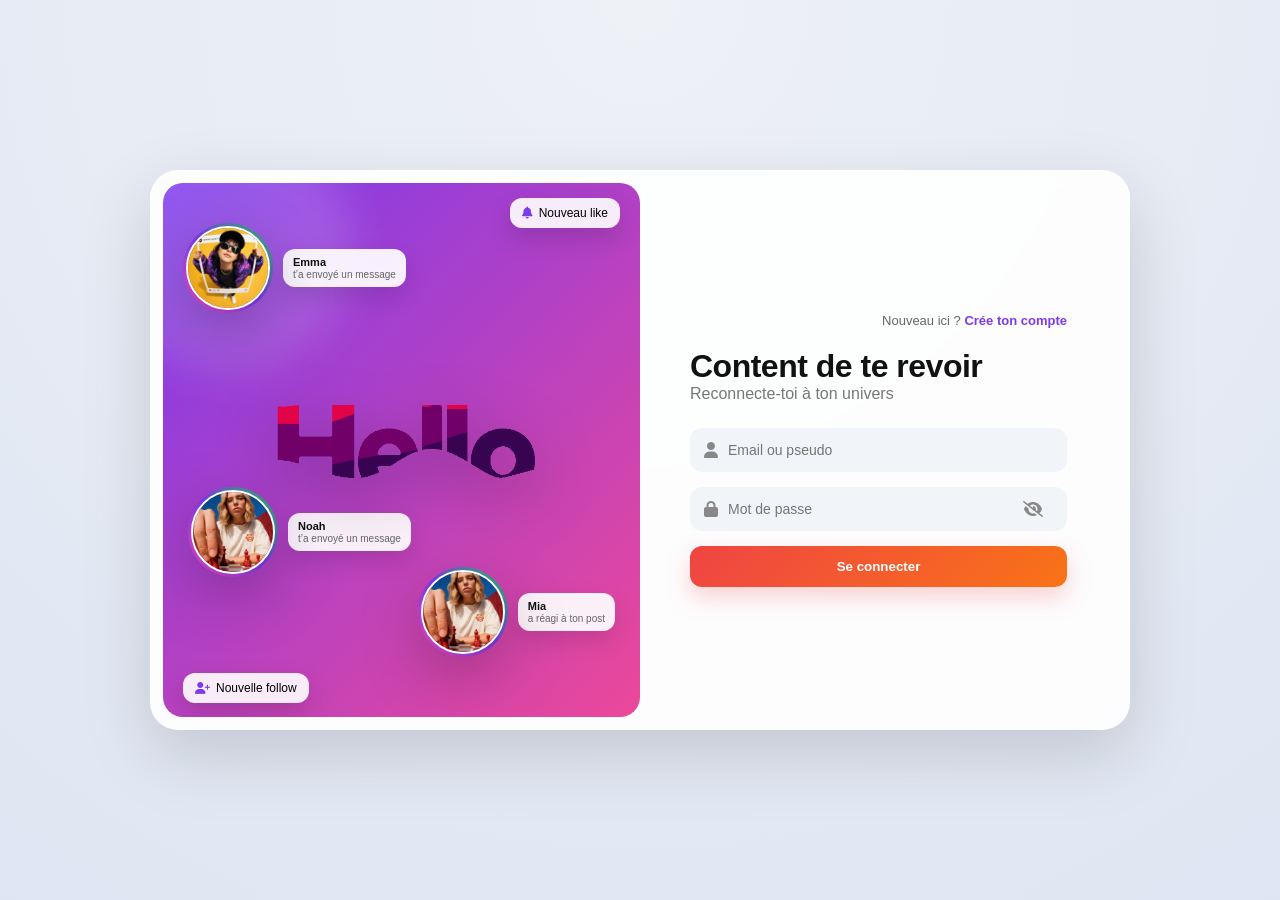
<file: index.html>
<!DOCTYPE html>
<html lang="fr">

<head>
    <meta charset="UTF-8">
    <meta name="viewport" content="width=device-width, initial-scale=1.0">
    <title>Connexion</title>

    <link rel="stylesheet" href="assets/css/connexion.css">
    <link rel="stylesheet" href="assets/fontawesome-free-6.6.0-web/css/all.css">
</head>

<body>

<div class="page">

    <div class="card">

        <!-- LEFT SIDE -->
        <div class="left">

            <div class="overlay"></div>

            <img src="assets/image/intro-ezgif.com-gif-maker (1).gif" alt="illustration">

            <div class="story-block block1">
                <div class="story">
                    <img src="assets/image/Social Media Frame Portrait Prompt.jfif">
                </div>
                <div class="story-text">
                    <span class="name">Emma</span>
                    <span class="msg">t’a envoyé un message</span>
                </div>
            </div>

            <div class="story-block block3">
                <div class="story">
                    <img src="assets/image/Айдентика и фирменный стиль для бренда одежды _ логотип.jfif">
                </div>
                <div class="story-text">
                    <span class="name">Noah</span>
                    <span class="msg">t’a envoyé un message</span>
                </div>
            </div>

            <div class="story-block block4">
                <div class="story">
                    <img src="assets/image/Айдентика и фирменный стиль для бренда одежды _ логотип.jfif">
                </div>
                <div class="story-text">
                    <span class="name">Mia</span>
                    <span class="msg">a réagi à ton post</span>
                </div>
            </div>

            <div class="float-notif notif1">
                <i class="fa-solid fa-bell"></i> Nouveau like
            </div>

            <div class="float-notif notif3">
                <i class="fa-solid fa-user-plus"></i> Nouvelle follow
            </div>

        </div>

        <!-- RIGHT SIDE -->
        <div class="right">

            <div class="top-text">
                <p>Nouveau ici ? <a href="inscription.html">Crée ton compte</a></p>
            </div>

            <h1>Content de te revoir</h1>
            <p class="subtitle">Reconnecte-toi à ton univers</p>

            <form>

                <div class="input-box">
                    <i class="fa-solid fa-user"></i>
                    <input type="text" placeholder="Email ou pseudo">
                </div>

                <div class="input-box">
                    <i class="fa-solid fa-lock"></i>
                    <input type="password" placeholder="Mot de passe">
                    <i class="fa-solid fa-eye-slash toggle"></i>
                </div>

                

                <button type="submit" class="btn">Se connecter</button>

                

            </form>

        </div>

    </div>

</div>

<script src="assets/js/connexion/step.js"></script>

</body>
</html>
</file>
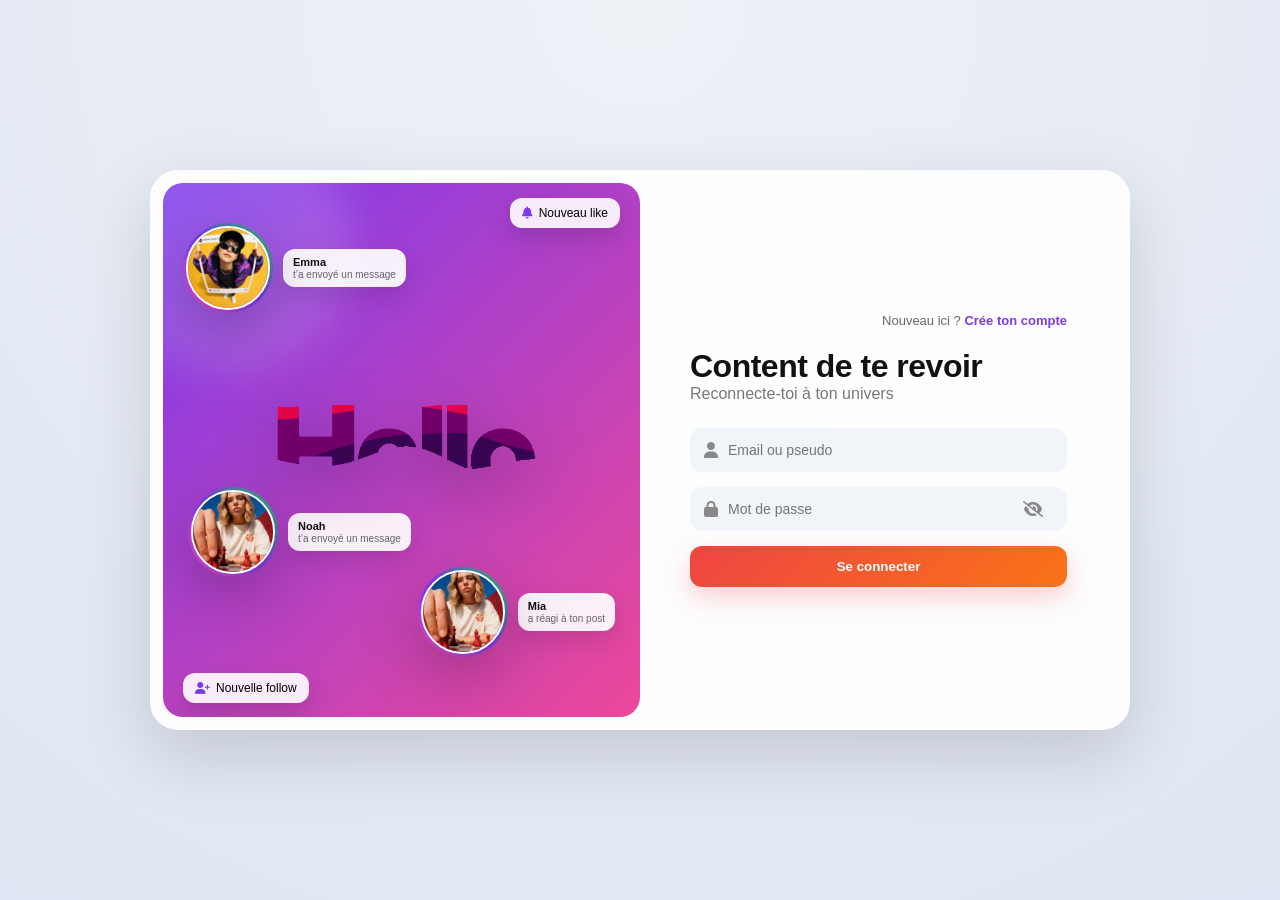
<file: bienvenu.html>
<!DOCTYPE html>
<html lang="fr">
<head>
<meta charset="UTF-8">
<meta name="viewport" content="width=device-width, initial-scale=1.0">
<title>Bienvenue</title>

<link rel="preconnect" href="https://fonts.googleapis.com">
<link rel="preconnect" href="https://fonts.gstatic.com" crossorigin>
<link href="https://fonts.googleapis.com/css2?family=Poppins:wght@500;600;700;800&family=Inter:wght@400;500;600&display=swap" rel="stylesheet">

<style>
    :root{
        --ig-purple:#833AB4;
        --ig-pink:#E1306C;
        --ig-orange:#F77737;
        --ig-yellow:#FCAF45;
        --ink:#1c1c1e;
        --muted:#737373;
        --bg:#fafafa;
        --card:#ffffff;
        --border:#dbdbdb;
    }

    *{ box-sizing:border-box; }

    body{
        margin:0;
        min-height:100vh;
        display:flex;
        justify-content:center;
        align-items:center;
        font-family:'Inter', Arial, sans-serif;
        background:
            radial-gradient(circle at 15% 15%, rgba(131,58,180,0.10), transparent 45%),
            radial-gradient(circle at 85% 85%, rgba(247,119,55,0.10), transparent 45%),
            var(--bg);
        padding:20px;
    }

    .card{
        background:var(--card);
        padding:40px 32px 32px;
        border-radius:24px;
        text-align:center;
        width:100%;
        max-width:340px;
        border:1px solid var(--border);
        box-shadow:0 20px 45px rgba(0,0,0,0.08);
        animation:pop-in 0.5s cubic-bezier(0.2,0.8,0.2,1) both;
    }

    @keyframes pop-in{
        from{ opacity:0; transform:translateY(14px) scale(0.96); }
        to{ opacity:1; transform:translateY(0) scale(1); }
    }

    @media (prefers-reduced-motion: reduce){
        .card{ animation:none; }
    }

    .avatar-ring{
        width:104px;
        height:104px;
        border-radius:50%;
        background:linear-gradient(45deg, var(--ig-yellow), var(--ig-orange), var(--ig-pink), var(--ig-purple));
        margin:0 auto 18px;
        padding:4px;
        display:flex;
        align-items:center;
        justify-content:center;
    }

    .avatar{
        width:100%;
        height:100%;
        border-radius:50%;
        background:var(--card);
        padding:3px;
        display:flex;
        align-items:center;
        justify-content:center;
    }

    .avatar-inner{
        width:100%;
        height:100%;
        border-radius:50%;
        background:linear-gradient(135deg,#f0f0f0,#e2e2e2);
        display:flex;
        align-items:center;
        justify-content:center;
    }

    .avatar-inner svg{
        width:44px;
        height:44px;
        fill:#b0b0b0;
    }

    .badge{
        display:inline-flex;
        align-items:center;
        justify-content:center;
        width:28px;
        height:28px;
        border-radius:50%;
        background:linear-gradient(45deg, var(--ig-orange), var(--ig-pink));
        margin-top:-32px;
        margin-left:64px;
        border:3px solid var(--card);
        position:relative;
    }

    .badge svg{
        width:14px;
        height:14px;
        stroke:white;
        stroke-width:3;
        fill:none;
    }

    h2{
        margin:14px 0 4px;
        font-family:'Poppins', sans-serif;
        font-weight:700;
        font-size:20px;
        color:var(--ink);
        letter-spacing:-0.2px;
    }

    p.sub{
        margin:0 auto;
        color:var(--muted);
        font-size:14px;
        line-height:1.5;
        max-width:260px;
    }

    button{
        margin-top:24px;
        padding:12px 0;
        width:100%;
        border:none;
        background:linear-gradient(45deg, var(--ig-purple), var(--ig-pink), var(--ig-orange));
        background-size:200% 200%;
        color:white;
        font-family:'Inter', sans-serif;
        font-weight:600;
        font-size:15px;
        border-radius:12px;
        cursor:pointer;
        transition:transform 0.15s ease, box-shadow 0.15s ease, background-position 0.4s ease;
        box-shadow:0 8px 20px rgba(225,48,108,0.25);
    }

    button:hover{
        transform:translateY(-1px);
        background-position:100% 50%;
        box-shadow:0 10px 24px rgba(225,48,108,0.32);
    }

    button:active{
        transform:translateY(0);
    }

    .divider{
        margin:22px 0 0;
        border:none;
        border-top:1px solid var(--border);
    }

    .footnote{
        margin-top:14px;
        font-size:12px;
        color:#a8a8a8;
    }
</style>
</head>

<body>

<div class="card">

    <div class="avatar-ring">
        <div class="avatar">
            <div class="avatar-inner">
                <svg viewBox="0 0 24 24"><path d="M12 12c2.7 0 4.9-2.2 4.9-4.9S14.7 2.2 12 2.2 7.1 4.4 7.1 7.1 9.3 12 12 12zm0 2.5c-3.3 0-9.8 1.6-9.8 4.9v2.4h19.6v-2.4c0-3.3-6.5-4.9-9.8-4.9z"/></svg>
            </div>
        </div>
    </div>

   

    <h2 id="username">Bienvenue</h2>

    <p class="sub">Ton compte a été créé avec succès. Tu es prêt à commencer l'aventure.</p>

    <button id="okBtn">Continuer</button>

    <hr class="divider">
    <p class="footnote">Ravis de t'avoir parmi nous</p>

</div>

<script>
    const user = JSON.parse(localStorage.getItem("user"));
    if (!user) {
        window.location.replace("index.html");
    }
    if(user){
        document.getElementById("username").innerText =
            "Bienvenue " + user.nom + " " + user.prenom;
    }

    document.getElementById("okBtn").addEventListener("click", () => {
        window.location.href = "home.html";
    });
</script>

</body>
</html>
</file>
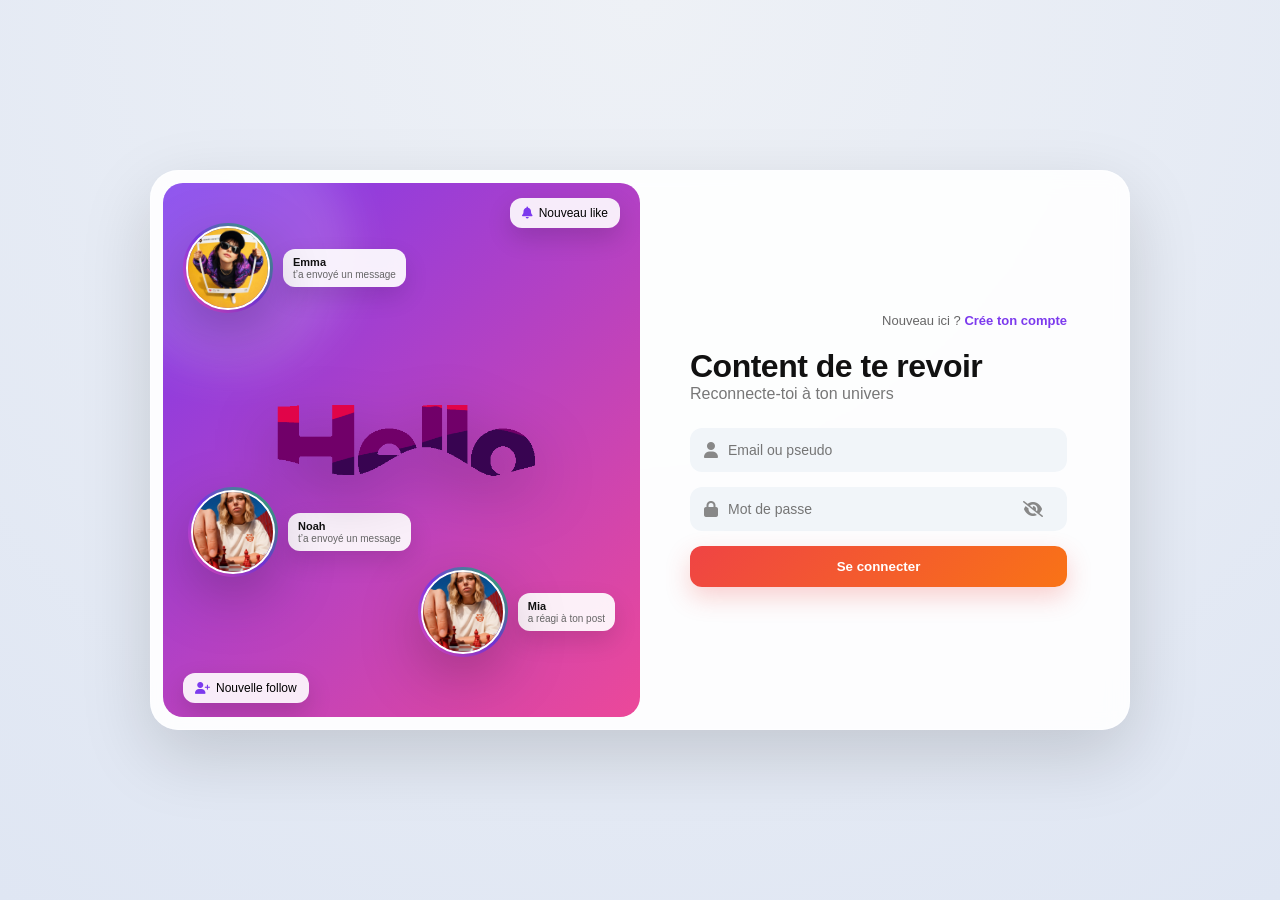
<file: home.html>
<!DOCTYPE html>
<html lang="fr">
<head>
    <meta charset="UTF-8">
    <meta name="viewport" content="width=device-width, initial-scale=1.0, viewport-fit=cover">
    <meta name="theme-color" content="#F3F1FB">
    <title>Isekai</title>
    <link rel="stylesheet" href="assets/css/home.css">
    <link rel="stylesheet" href="assets/css/storyhome.css">
    <link rel="stylesheet" href="https://cdnjs.cloudflare.com/ajax/libs/font-awesome/6.5.1/css/all.min.css">
</head>


<body>

    
    <!-- HEADER -->
    <header class="header">
        <div class="logo"><i class="fa-brands fa-instagram"></i> <span>Isekai   </span></div>
        
        <div class="header-actions">
           <div class="notification-wrapper">

    <button
        class="icon-btn"
        onclick="notification_redirection()">

        <i class="fa-regular fa-bell"></i>

    </button>

    <span
        id="notificationBadge"
        class="notification-badge">

        0

    </span>

</div>
            <button class="messagebtn" onclick="redirection_message()">
                <i class="fa-solid fa-message"></i>
                <span class="unreadbadge" id="unreadMessageBadge">
                    1
                </span>
            </button>
            <button class="create-btn" onclick="redirection_publication()"><i class="fa-solid fa-plus"></i> <span>Créer un post</span></button>
        </div>
    </header>

    <div class="layout">
        <!-- SIDEBAR -->
        <aside class="sidebar">
            <div class="profile-card">
                <div ></div>
                <img class="avatar-large" src="" id="photoProfil" alt="">
                <h3  id="namm"></h3>
                <span class="profile-handle"></span>
                <div class="stats">
                    <div>
                        <strong id="homePostsCount">0</strong>
                        <span>Posts</span>
                    </div>

                    <div>
                        <strong id="followersCount">0</strong>
                        <span>followers</span>
                    </div>

                    <div>
                        <strong id="followingCount">0</strong>
                        <span>Suivis</span>
                    </div>
                </div>
                <p class="bio" id="bio">UI Designer · Voyageur · Blogueur lifestyle</p>
                <a href="profil.html" class="profil_link">Voir mon profil</a>
            </div>
            
            <nav class="menu">
                <a href="#" class="active"><i class="fa-solid fa-house"></i> Feed</a>
                <a href="explorer.html"><i class="fa-solid fa-compass"></i> Explorer</a>
                
                <a href="#"><i class="fa-solid fa-gear"></i> Paramètres</a>
                <button  onclick="logout()" class="logout"><i class="fa-solid fa-arrow-right-from-bracket"></i> Déconnexion</button>
            </nav>
            
        </aside>

        <!-- MAIN -->
        <main class="main">
            <section class="stories-section">
                <h2>Stories</h2>
                <div class="stories" id="storiesContainer">
                </div>
            </section>
            <section class="feed-section">

                <h2>Feed</h2>

                <div class="feed" id="feed">

                </div>

            </section>
        </main>

        <!-- SUGGESTIONS SIDEBAR -->
        <aside class="suggestions">
            <div class="suggestions-header">
                <h3>Suggestions pour vous</h3>
                <a href="explorer.html">Voir tout</a>
            </div>
            <div class="suggestion-list" id="suggestion-list">
                <div class="suggestion-item">

                    <div class="suggestion-avatar" id="avatar-1"></div>

                    <div class="suggestion-info">
                        <strong id="name-1"></strong>
                        <span id="info-1"></span>
                    </div>

                    <button class="follow-btn" id="follow-btn-1"></button>
                    
                </div>
                                
                
            </div>
        </aside>
    </div>

    <!-- MOBILE BOTTOM NAV -->
    <nav class="bottom-nav">
        <a href="#" class="active"><i class="fa-solid fa-house"></i></a>
        <a href="explorer.html"><i class="fa-solid fa-compass"></i></a>
        <a href="publication.html" class="bn-create"><i class="fa-solid fa-plus"></i></a>
        <a href="profil.html"><i class="fa-solid fa-user"></i></a>
        
    </nav>

    

    <div class="likes-modal" id="likesModal">
        <div class="likes-box">
            <div class="likes-header">
                <h3>J'aime</h3>
                <button onclick="closeLikes()">✕</button>
            </div>
            <div id="likesList"></div>
        </div>
    </div>
    <div class="comments-overlay" id="commentsOverlay"></div>

    <div class="comments-box" id="commentsBox">

        <div class="comments-header">

            <h3>
                Commentaires
            </h3>

            <button id="closeComments">
                X
            </button>

        </div>


        <div 
        class="comments-container"
        id="commentsContainer">

        </div>


        <div class="comment-form">

            <input 
            type="text"
            id="commentText"
            placeholder="Ajouter un commentaire...">


            <button id="sendComment">
                Envoyer
            </button>

        </div>

    </div>




    <div class="story-modal" id="storyModal">

    <div class="story-modal-content">

        <button
            class="close-story"
            id="closeStory"
        >
            <i class="fa-solid fa-xmark"></i>
        </button>


        <div class="story-progress-container">

            <div
                class="story-progress"
                id="storyProgress"
            ></div>

        </div>


        <div class="story-user">

            <img
                id="storyUserPhoto"
                src=""
                alt="Photo de profil"
            >

            <span id="storyUserPseudo"></span>

        </div>


        <!-- Navigation story gauche -->

        <button
            class="story-navigation previous-story"
            id="previousStory"
        >
            <i class="fa-solid fa-chevron-left"></i>
        </button>



        <!-- Image story -->

        <img
            id="storyImage"
            src=""
            alt="Story"
            class="story-image"
        >



        <!-- Navigation story droite -->

        <button
            class="story-navigation next-story"
            id="nextStory"
        >
            <i class="fa-solid fa-chevron-right"></i>
        </button>



        <p
            id="storyText"
            class="story-text"
        ></p>

        <div class="story-actions">


            <div id="storyViewerActions">


                <button
                    id="likeStoryButton"
                    class="like-story-button"
                >

                    <i class="fa-regular fa-heart"></i>

                </button>



                <form
                    id="replyStoryForm"
                    class="reply-story-form"
                >

                    <input
                        type="text"
                        id="replyStoryInput"
                        placeholder="Répondre à cette story..."
                        autocomplete="off"
                    >


                    <button type="submit">

                        <i class="fa-solid fa-paper-plane"></i>

                    </button>


                </form>


            </div>




            <div
                id="storyOwnerViews"
                style="display:none;"
            >


                <button
                    id="storyViewsButton"
                    class="story-views-button"
                >

                    <i class="fa-solid fa-eye"></i>


                    <span id="storyViewsCount">
                        0 vue
                    </span>


                </button>
                <button
                    id="deleteStoryButton"
                    class="delete-story-button"
                >

                    <i class="fa-solid fa-trash"></i>

                </button>


            </div>


        </div>


    </div>


</div>

    <div 
    class="story-viewers-modal"
    id="storyViewersModal"
>

    <div class="story-viewers-box">

        <div class="story-viewers-header">

            <h3>
                Vues de la story
            </h3>

            <button id="closeStoryViewers">
                ✕
            </button>

        </div>


        <div 
            id="storyViewersList"
            class="story-viewers-list"
        >

        </div>

    </div>

</div>
    <script src="assets/js/home/stories.js"></script>
    <script src="assets/js/home/script.js"></script>
    <script src="assets/js/home/feed.js"></script>
    <script src="assets/js/home/commentaire.js"></script>
    <script src="assets/js/redirection/redirection.js"></script>
    <script src="assets/js/home/notif.js"></script>
    <!-- <script src="assets/js/message/message.js"></script> -->
</body>
</html>
</file>
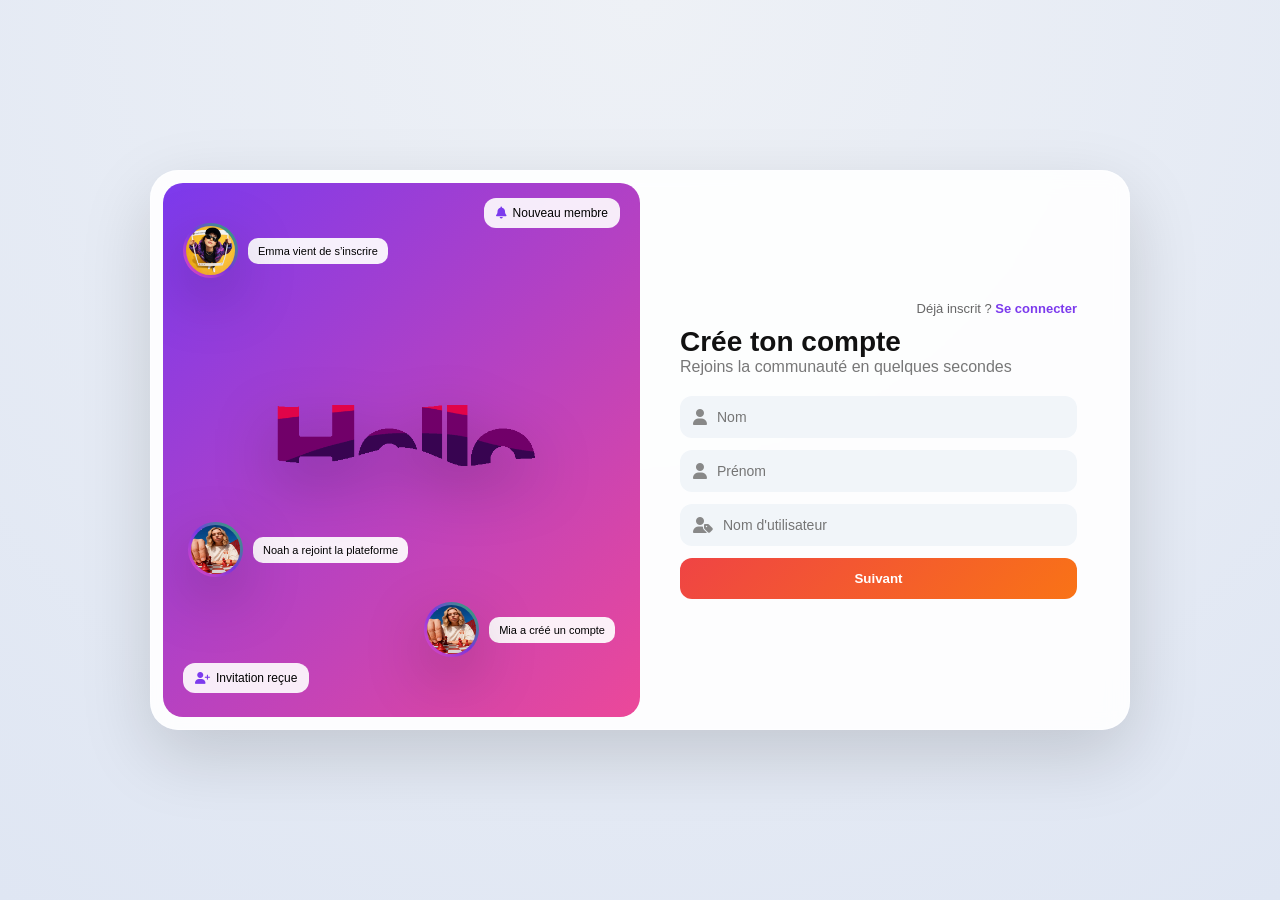
<file: inscription.html>
<!DOCTYPE html>
<html lang="fr">

<head>
    <meta charset="UTF-8">
    <meta name="viewport" content="width=device-width, initial-scale=1.0">
    <title>Inscription</title>

    <link rel="stylesheet" href="assets/css/inscription.css">
    <link rel="stylesheet" href="assets/fontawesome-free-6.6.0-web/css/all.css">
</head>

<body>

<div class="page">

    <div class="card">

        <!-- LEFT SIDE -->
        <div class="left">

            <div class="overlay"></div>

            <img src="assets/image/intro-ezgif.com-gif-maker (1).gif" alt="illustration">

            <!-- STORIES + MESSAGE STYLE -->

            <div class="story-block block1">
                <div class="story">
                    <img src="assets/image/Social Media Frame Portrait Prompt.jfif">
                </div>
                <div class="story-text">
                    <span class="name">Emma</span>
                    <span class="msg">vient de s’inscrire</span>
                </div>
            </div>

            <div class="story-block block3">
                <div class="story">
                    <img src="assets/image/Айдентика и фирменный стиль для бренда одежды _ логотип.jfif">
                </div>
                <div class="story-text">
                    <span class="name">Noah</span>
                    <span class="msg">a rejoint la plateforme</span>
                </div>
            </div>

            <div class="story-block block4">
                <div class="story">
                    <img src="assets/image/Айдентика и фирменный стиль для бренда одежды _ логотип.jfif">
                </div>
                <div class="story-text">
                    <span class="name">Mia</span>
                    <span class="msg">a créé un compte</span>
                </div>
            </div>

            <!-- NOTIFICATIONS FLOTTANTES -->
            <div class="float-notif notif1">
                <i class="fa-solid fa-bell"></i> Nouveau membre
            </div>

            <div class="float-notif notif3">
                <i class="fa-solid fa-user-plus"></i> Invitation reçue
            </div>

        </div>

        <!-- RIGHT SIDE -->
        <div class="right">

            <div class="top-text">
                <p>Déjà inscrit ? <a href="index.html">Se connecter</a></p>
            </div>

            <h1>Crée ton compte </h1>
            <p class="subtitle">Rejoins la communauté en quelques secondes</p>

           <form id="multiStepForm">

                <!-- ================= STEP 1 ================= -->
                <div class="form-step active">

                    <div class="input-box">
                        <i class="fa-solid fa-user"></i>
                        <input type="text" id="nom" placeholder="Nom">
                    </div>

                    <div class="input-box">
                        <i class="fa-solid fa-user"></i>
                        <input type="text" id="prenom" placeholder="Prénom">
                    </div>

                    <div class="input-box">
                        <i class="fa-solid fa-user-tag"></i>
                        <input type="text" id="pseudo" placeholder="Nom d'utilisateur">
                    </div>

                    <button type="button" class="btn next-btn">Suivant</button>

                </div>

                <!-- ================= STEP 2 ================= -->
                <div class="form-step">

                    <div class="input-box">
                        <i class="fa-solid fa-envelope"></i>
                        <input type="email" id="email" placeholder="Email">
                    </div>

                    <div class="input-box">
                        <i class="fa-solid fa-phone"></i>
                        <input type="tel" id="telephone" placeholder="Téléphone">
                    </div>

                    <div class="input-box">
                        <i class="fa-solid fa-calendar"></i>
                        <input type="date" id="date_naissance">
                    </div>

                    <div class="buttons">
                        <button type="button" class="btn-secondary prev-btn">Précédent</button>
                        <button type="button" class="btn next-btn">Suivant</button>
                    </div>

                </div>

                <!-- ================= STEP 3 ================= -->
                <div class="form-step">

                    <div class="input-box">
                        <i class="fa-solid fa-lock"></i>
                        <input type="password" id="password" placeholder="Mot de passe">
                    </div>

                    <div class="input-box">
                        <i class="fa-solid fa-lock"></i>
                        <input type="password" id="confirm_password" placeholder="Confirmer mot de passe">
                    </div>

                    <div class="input-box">
                        <i class="fa-solid fa-venus-mars"></i>
                        <select id="sexe">
                            <option value="">Sexe</option>
                            <option>Homme</option>
                            <option>Femme</option>
                            <option>Autre</option>
                        </select>
                    </div>

                    <div class="input-box">
                        <i class="fa-solid fa-globe"></i>
                        <select id="nationalite">
                            <option value="">Nationalité</option>
                            <option>Malagasy</option>
                            <option>Française</option>
                            <option>Canadienne</option>
                            <option>Autre</option>
                        </select>
                    </div>

                    <div class="buttons">
                        <button type="button" class="btn-secondary prev-btn">Précédent</button>
                        <button type="submit" class="btn">Créer mon compte</button>
                    </div>

                </div>
                

            </form>

        </div>

    </div>

</div>

    <script src="assets/js/inscription/step.js"></script>
</body>
</html>
</file>
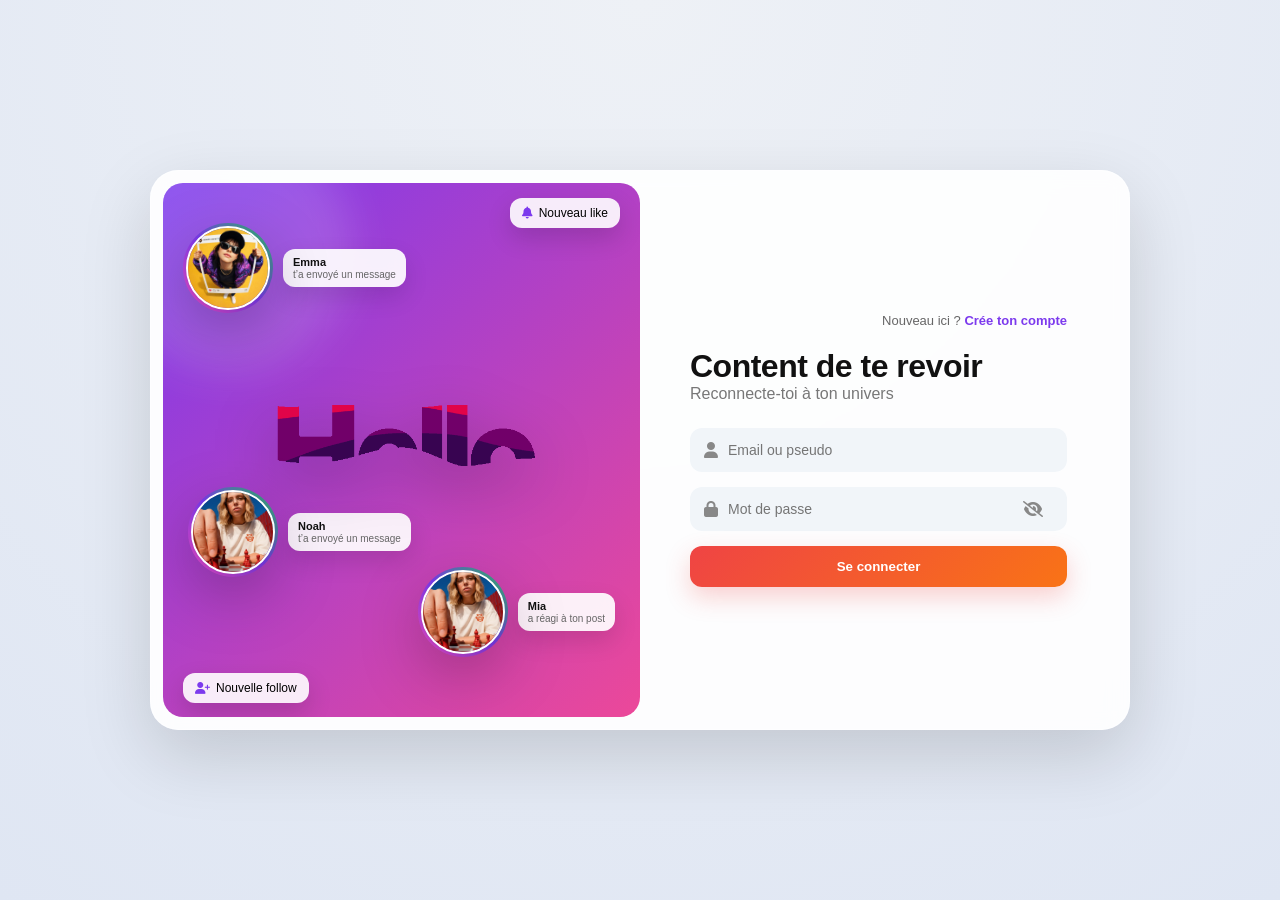
<file: message.html>
<!DOCTYPE html>

<html lang="fr">
<head>
    <meta charset="UTF-8">
    <meta
        name="viewport"
        content="width=device-width, initial-scale=1.0"
    >
    <title>Messages - Isekai</title>
    <link
        rel="stylesheet"
        href="assets/css/message.css"
    >
    <link
        rel="stylesheet"
        href="https://cdnjs.cloudflare.com/ajax/libs/font-awesome/6.5.2/css/all.min.css"
    >
</head>
<body>
    <main class="messaging-container">
        <section class="conversations-panel">
            <header class="conversations-header">
                <div class="messages-title">
                    <button
                        class="home-btn"
                        id="homeBtn"
                        title="Retour à l'accueil"
                    >
                        <i
                            class="fa-solid fa-arrow-left"
                        ></i>
                    </button>


                <h1>
                    Messages
                </h1>
            </div>

            <button
                class="new-message-btn"
                title="Nouveau message"
                id="newMessageBtn"
            >
                <i
                    class="fa-regular fa-pen-to-square"
                ></i>
            </button>
        </header>

        <div class="conversation-search">
            <i
                class="fa-solid fa-magnifying-glass"
            ></i>

            <input
                type="text"
                placeholder="Rechercher"
                id="conversationSearch"
            >
        </div>

        <div
            class="conversations-list"
            id="conversationsList"
        >
        </div>
    </section>

    <section class="chat-panel">
        <header class="chat-header">
            <div class="chat-user">
                <img
                    src="assets/image/intro-ezgif.com-gif-maker (1).gif"
                    alt="Photo de profil"
                >

                <div>
                    <strong>
                        Sélectionnez une conversation
                    </strong>

                    <span>
                        Commencez une discussion
                    </span>
                </div>
            </div>
        </header>

        <div
            class="messages-container"
            id="messagesContainer"
        >
            <div class="empty-chat">
                <i
                    class="fa-regular fa-comments"
                ></i>

                <h2>
                    Vos messages
                </h2>

                <p>
                    Sélectionnez une conversation
                    pour commencer à discuter.
                </p>
            </div>
        </div>

        <div class="message-input-wrapper">

            <div
                id="imagePreview"
                class="image-preview"
            >
            </div>

            <div class="message-input-container">

                

                <input
                    type="text"
                    id="messageInput"
                    placeholder="Écrire un message..."
                >

                <button
                    class="image-btn"
                    id="imageBtn"
                    type="button"
                >
                    <i
                        class="fa-regular fa-image"
                    ></i>
                </button>

                <input
                    type="file"
                    id="imageInput"
                    accept="image/*"
                    hidden
                >

                <button
                    class="send-btn"
                    id="sendMessageBtn"
                    type="button"
                >
                    <i
                        class="fa-solid fa-paper-plane"
                    ></i>
                </button>

            </div>

        </div>
    </section>
</main>

<div
    class="new-message-modal"
    id="newMessageModal"
>
    <div class="new-message-box">

        <div class="new-message-header">

            <h2>
                Nouveau message
            </h2>

            <button
                id="closeNewMessage"
                type="button"
            >
                <i
                    class="fa-solid fa-xmark"
                ></i>
            </button>

        </div>

        <div class="new-message-search">

            <i
                class="fa-solid fa-magnifying-glass"
            ></i>

            <input
                type="text"
                id="followingSearch"
                placeholder="Rechercher un utilisateur..."
            >

        </div>

        <div
            class="following-list"
            id="followingList"
        >
        </div>

    </div>
</div>

<script
    src="assets/js/message/message.js"
></script>
<script
    src="assets/js/message/messageImage.js"
></script>



</body>
</html>
</file>
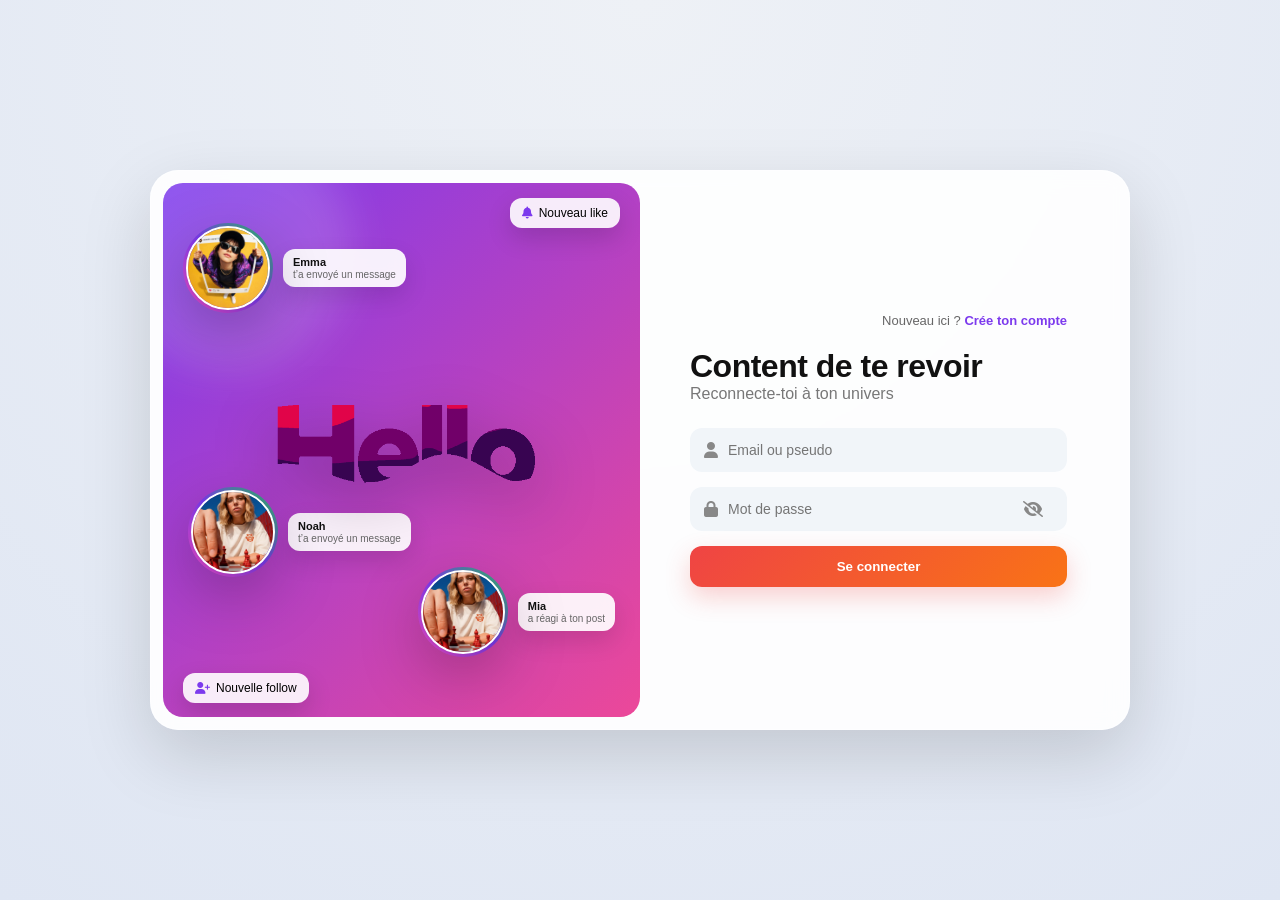
<file: modifier_profile.html>
<!DOCTYPE html>
<html lang="fr">
<head>
    <meta charset="UTF-8">
    <meta name="viewport" content="width=device-width, initial-scale=1.0">
    <title>Isekai - Modifier le profil</title>

    <link rel="stylesheet" href="assets/css/modifier_profile.css">
</head>
<body>

    <div class="app-container">


        <main class="main-content">
            <div class="settings-container">

                <aside class="settings-tabs">
                    <h2>Paramètres</h2>
                    <ul>
                        <li class="tab-active">
                            <a href="#profil" class="tab-link">
                                <svg class="tab-icon" viewBox="0 0 24 24" fill="none" stroke="currentColor" stroke-width="1.6"><circle cx="12" cy="8" r="3.4"/><path d="M5 20c1.2-4 4-6 7-6s5.8 2 7 6"/></svg>
                                Modifier le profil
                            </a>
                        </li>
                        <li>
                            <a href="#securite" class="tab-link">
                                <svg class="tab-icon" viewBox="0 0 24 24" fill="none" stroke="currentColor" stroke-width="1.6"><path d="M12 3l7 3v5c0 4.6-3 8.4-7 10-4-1.6-7-5.4-7-10V6l7-3z"/></svg>
                                Sécurité du compte
                            </a>
                        </li>
                        <li>
                            <a href="#notifications" class="tab-link">
                                <svg class="tab-icon" viewBox="0 0 24 24" fill="none" stroke="currentColor" stroke-width="1.6"><path d="M6 9a6 6 0 0 1 12 0c0 4 1.4 5.4 2 6H4c.6-.6 2-2 2-6z"/><path d="M9.5 18.5a2.5 2.5 0 0 0 5 0"/></svg>
                                Notifications
                            </a>
                        </li>
                        <li>
                            <a href="#aide" class="tab-link">
                                <svg class="tab-icon" viewBox="0 0 24 24" fill="none" stroke="currentColor" stroke-width="1.6"><circle cx="12" cy="12" r="9"/><path d="M9.5 9.3c.3-1.2 1.3-2 2.6-2 1.4 0 2.6 1 2.6 2.2 0 1.5-2.6 1.7-2.6 3.7"/><circle cx="12" cy="16.8" r="0.4" fill="currentColor" stroke="none"/></svg>
                                Aide
                            </a>
                        </li>
                    </ul>
                </aside>

                <section class="form-section" id="profil">
                    <h3>Modifier le profil</h3>

                    

                    <form class="edit-profile-form">

                        <div class="profile-photo-row">
                            <div class="avatar-container">
                                <img src=""  alt="Photo de profil" id="profile-preview">
                            </div>
                            <div class="photo-actions">
                                <span class="username" id="user_name">safidy_rakoto</span>
                                <label for="file-upload" class="btn-change-photo">Changer la photo de profil</label>
                                <input type="file" id="file-upload" accept="image/*" class="visually-hidden">
                                <span class="photo-hint">JPG ou PNG. 5 Mo maximum.</span>
                            </div>
                        </div>

                        <div class="form-group">
                            <label for="name">Nom</label>
                            <div class="input-container">
                                <input type="text" id="name" name="name" >
                                <small class="input-help">Aidez les gens à découvrir votre compte en utilisant le nom sous lequel vous êtes connu(e).</small>
                            </div>
                        </div>
                        <div class="form-group">
                            <label for="name">Prenom</label>
                            <div class="input-container">
                                <input type="text" id="surname" name="prename" >
                            </div>
                        </div>

                        <div class="form-group">
                            <label for="username-input">Nom d'utilisateur</label>
                            <div class="input-container">
                                <input type="text" id="username-input" name="username" value="safidy_rakoto" autocomplete="off">
                                <small class="input-help">Dans la plupart des cas, vous pourrez réutiliser votre nom d'utilisateur initial pendant encore 14 jours.</small>
                            </div>
                        </div>

                       

                        <div class="form-group">
                            <label for="bio">Bio</label>
                            <div class="input-container">
                                <textarea id="bio" name="bio" rows="3" maxlength="150" placeholder="Parlez-nous de vous..."></textarea>
                                <small class="input-help">150 caractères maximum.</small>
                            </div>
                        </div>

                        <div class="form-actions">
                            <button type="reset" class="btn-secondary">Annuler</button>
                            <button type="submit" class="btn-submit">Enregistrer les modifications</button>
                        </div>

                    </form>
                </section>

            </div>
        </main>
    </div>

    <!-- Popup : Sécurité du compte -->
    <div class="modal-overlay" id="securite">
        <a href="#profil" class="modal-backdrop" aria-label="Fermer"></a>
        <div class="modal" role="dialog" aria-labelledby="modal-securite-title">
            <div class="modal-header">
                <h4 id="modal-securite-title">Sécurité du compte</h4>
                <a href="#profil" class="modal-close" aria-label="Fermer">&times;</a>
            </div>

            <div class="modal-row">
                <div class="modal-row-text">
                    <strong>Mot de passe</strong>
                    <span>Dernière modification il y a 3 mois.</span>
                </div>
                <a href="#" class="modal-link-btn">Modifier</a>
            </div>

            <div class="modal-row">
                <div class="modal-row-text">
                    <strong>Double authentification</strong>
                    <span>Ajoutez une étape de vérification à la connexion.</span>
                </div>
                <label class="switch">
                    <input type="checkbox" id="toggle-2fa">
                    <span class="switch-track" aria-hidden="true"></span>
                </label>
            </div>

            <div class="modal-row">
                <div class="modal-row-text">
                    <strong>Sessions actives</strong>
                    <span>1 appareil actuellement connecté à ce compte.</span>
                </div>
                <a href="#" class="modal-link-btn">Voir</a>
            </div>

            <div class="modal-row">
                <div class="modal-row-text">
                    <strong>Alertes de connexion</strong>
                    <span>Recevez un message en cas de connexion inhabituelle.</span>
                </div>
                <label class="switch">
                    <input type="checkbox" id="toggle-alerts" checked>
                    <span class="switch-track" aria-hidden="true"></span>
                </label>
            </div>
        </div>
    </div>

    <!-- Popup : Aide -->
    <div class="modal-overlay" id="aide">
        <a href="#profil" class="modal-backdrop" aria-label="Fermer"></a>
        <div class="modal" role="dialog" aria-labelledby="modal-aide-title">
            <div class="modal-header">
                <h4 id="modal-aide-title">Aide</h4>
                <a href="#profil" class="modal-close" aria-label="Fermer">&times;</a>
            </div>

            <input type="text" class="help-search" placeholder="Rechercher dans l'aide…" aria-label="Rechercher dans l'aide">

            <ul class="help-list">
                <li>
                    <details>
                        <summary>Comment changer ma photo de profil ?</summary>
                        <p>Ouvrez « Modifier le profil », puis cliquez sur « Changer la photo de profil » pour choisir une nouvelle image depuis votre appareil.</p>
                    </details>
                </li>
                <li>
                    <details>
                        <summary>Pourquoi mon nom d'utilisateur est-il refusé ?</summary>
                        <p>Un nom d'utilisateur déjà utilisé par un autre compte ne peut pas être repris. Essayez une variante ou ajoutez un chiffre.</p>
                    </details>
                </li>
                <li>
                    <details>
                        <summary>Comment sécuriser mon compte ?</summary>
                        <p>Activez la double authentification depuis l'onglet « Sécurité du compte » pour ajouter une étape de vérification à la connexion.</p>
                    </details>
                </li>
                <li>
                    <details>
                        <summary>Comment supprimer mon compte ?</summary>
                        <p>Cette option se trouve dans les paramètres avancés du compte. Contactez le support si vous ne la trouvez pas.</p>
                    </details>
                </li>
            </ul>

            <div class="help-contact">
                <a href="#" class="modal-link-btn modal-link-btn--filled">Contacter le support</a>
            </div>
        </div>
    </div>

    <script src="assets/js/profile/update_profile.js"></script>
</body>
</html>
</file>
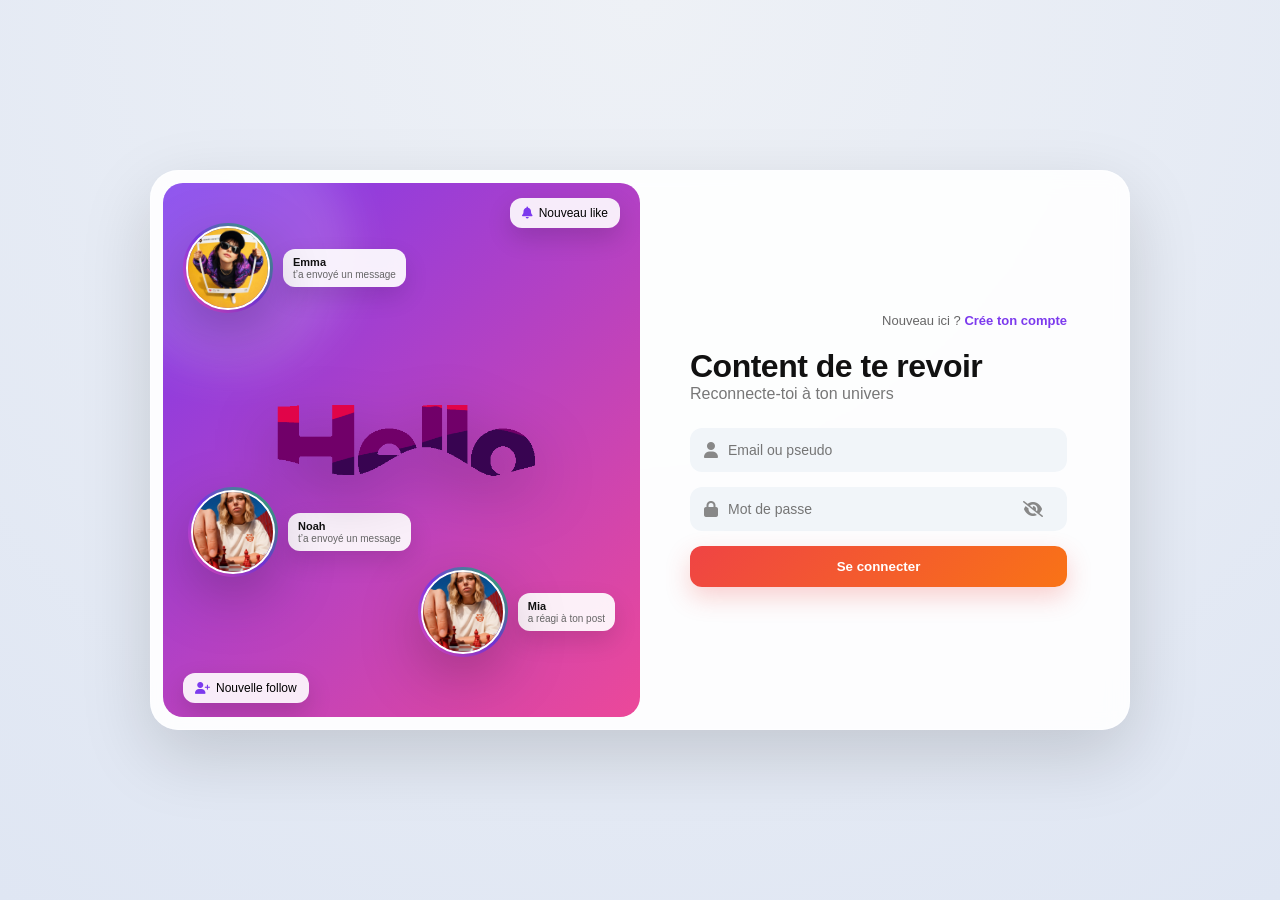
<file: notification.html>
<!DOCTYPE html>
<html lang="fr">

<head>

    <meta charset="UTF-8">

    <meta name="viewport" content="width=device-width, initial-scale=1.0">

    <title>Notifications</title>


    <link rel="stylesheet" href="assets/css/notification.css">


    <!-- Font Awesome -->
    <link 
    rel="stylesheet" 
    href="https://cdnjs.cloudflare.com/ajax/libs/font-awesome/6.5.1/css/all.min.css">

</head>


<body>


<div class="notification-page">


    <div class="notification-header">

        <a href="home.html">
            <i class="fa-solid fa-arrow-left"></i>
        </a>


        <h2>
            Notifications
        </h2>


    </div>



    <div id="notificationList">


        <!-- Notifications générées ici -->


    </div>



</div>



<script src="assets/js/notification/notification.js"></script>


</body>

</html>
</file>
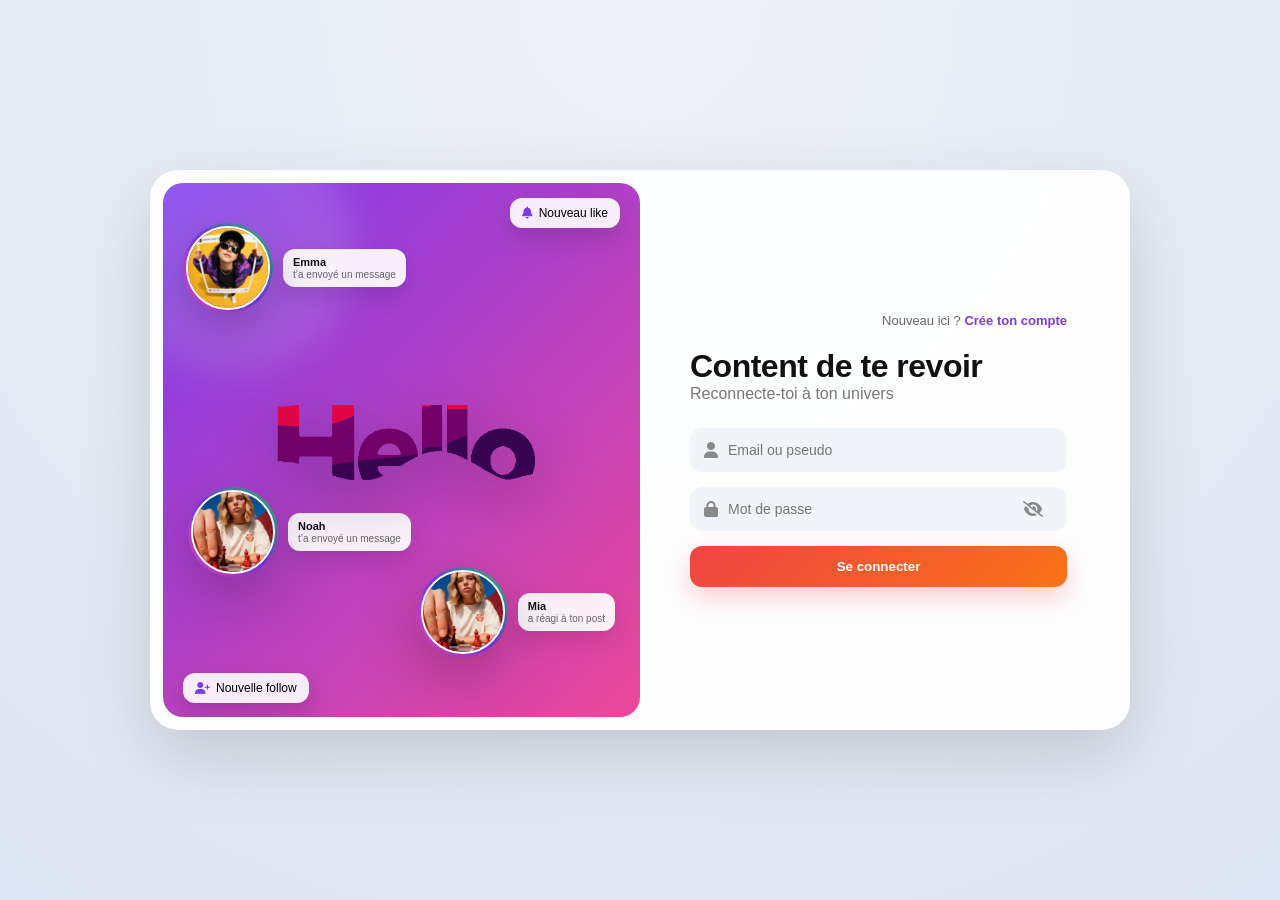
<file: profil.html>
<!DOCTYPE html>
<html lang="fr">
<head>
    <meta charset="UTF-8">
    <meta name="viewport" content="width=device-width, initial-scale=1.0">
    <meta name="theme-color" content="#F3F1FB">
    <title>Isekai - Profil</title>
    <link rel="stylesheet" href="https://cdnjs.cloudflare.com/ajax/libs/font-awesome/6.5.1/css/all.min.css">
    <link rel="stylesheet" href="assets/css/profile.css">
</head>
<body>
    <!-- HEADER -->
    <header class="header">
        <button class="back-btn" onclick="home_redirection()"><i class="fa-solid fa-arrow-left"></i></button>
        <h1 class="header-title">Profil</h1>
    </header>

    <!-- PROFILE COVER -->
    <div class="profile-cover"></div>

    <!-- MAIN CONTENT -->
    <main class="profile-container">
        <!-- PROFILE HEADER -->
        <section class="profile-header">
            <div class="profile-image-wrapper">
                <img class="profile-image" id="photoProfil" src="" alt="Photo de profil" style="cursor: pointer;">
            </div>

            <div class="profile-info">
                <div class="profile-top">
                    <div>
                        <h2 class="profile-name" id="nom"></h2>
                        <p class="profile-handle">@ <span id="nom_complet"></span></p>
                    </div>
                    <button id="redirection" onclick="redirectionn()" class="btn-edit-profile">
                        <i class="fa-solid fa-pen-to-square"></i>
                    </button>
                </div>
                <p class="profile-bio" id="bio">Votre description s'affiche ici</p>

                <div class="profile-stats">
                    <div class="stat">
                        <span class="stat-value" id="postsCount">0</span>
                        <span class="stat-label">Posts</span>
                    </div>
                    <div class="stat">
                        <span class="stat-value" id="followersCount">0</span>
                        <span class="stat-label">followers</span>
                    </div>
                    <div class="stat">
                        <span class="stat-value" id="followingCount">0</span>
                        <span class="stat-label">Suivis</span>
                    </div>
                </div>
            </div>
        </section>

        <!-- ACTION BUTTONS -->
        <div class="profile-actions">
            <button class="btn btn-primary" onclick="redirection_publication()" id="addPostBtn">
                <i class="fa-solid fa-plus"></i>post
            </button>
            <button class="btn btn-primary" id="followbtn">
                <i class="fa-solid fa-user-plus"></i> Suivre
            </button>
            <button class="btn btn-secondary" onclick="message_redirection()">
                <i class="fa-solid fa-message"></i> Message
            </button>
   
        </div>

        <!-- TABS -->
        <div class="profile-tabs">
            <button class="tab-btn active" data-tab="posts">
                <i class="fa-solid fa-image"></i> Posts
            </button>
            
        </div>

        <!-- POSTS GRID -->
        <section class="posts-grid" id="postsGrid">
            <div class="post-item" style="--tone:5">
                <img src="" alt="Post" class="post-image">
                <div class="post-overlay">
                    <div class="post-stats">
                        <span><i class="fa-solid fa-heart"></i> 629</span>
                        <span><i class="fa-solid fa-comment"></i> 51</span>
                    </div>
                </div>
            </div>

            
        </section>
        <div class="post-modal" id="postModal">
            <div class="instagram-viewer">
                <button class="close-modal" type="button" aria-label="Fermer">
                    <i class="fa-solid fa-xmark"></i>
                </button>

                <div class="viewer-header">
                    <img id="modalProfil" src="" alt="">
                    <div class="viewer-header-meta">
                        <strong id="modalPseudo">Utilisateur</strong>
                        <small id="modalLocation">Localisation</small>
                    </div>
                    <button class="viewer-more" type="button" aria-label="Options">
                        <i class="fa-solid fa-ellipsis"></i>
                    </button>
                </div>

                <div class="viewer-image">
                    <img id="modalImages" src="" alt="">
                </div>

                <div class="viewer-actions">
                    <div class="viewer-actions-left">
                        <span class="action-icon like-icon" id="likeIcon">
                            <i class="fa-regular fa-heart"></i>
                        </span>
                        <span class="action-icon" id="commentButton">
                            <i class="fa-regular fa-comment"></i>
                        </span>

                        
                    </div>
                    
                </div>

                <div class="viewer-likes">
                    <b id="modalLikes">0</b> mentions J'aime
                </div>

                <p class="viewer-description" id="modalDescriptionWrap">
                    <strong id="modalPseudoInline">Utilisateur</strong>
                    <span id="modalDescription"></span>
                </p>

                <div class="viewer-comments-link" id="openComments">
                    
                    <b id="modalComments">0</b> commentaires
                </div>
                <div id="commentsOverlay"></div>
                <div class="comments-box" id="commentsBox">

                    <input type="hidden" id="replyCommentId">

                    <div id="commentsContainer"></div>

                    <div class="comment-input">
                        <input 
                        type="text" 
                        id="commentText"
                        placeholder="Ajouter un commentaire..."
                        >

                        <button id="sendComment">
                            Envoyer
                        </button>
                    </div>

                </div>
                <span class="viewer-time" id="timee">Il y a 2 heures</span>
            </div>
        </div>

        <!-- SAVED GRID (Hidden by default) -->
        <section class="posts-grid saved-grid" id="savedGrid" style="display: none;">
            <div class="post-item" style="--tone:2">
                <img src="" alt="Post" class="post-image">
                <div class="post-overlay">
                    <div class="post-stats">
                        <span><i class="fa-solid fa-heart"></i> 542</span>
                        <span><i class="fa-solid fa-comment"></i> 35</span>
                    </div>
                </div>
            </div>

            <div class="post-item" style="--tone:3">
                <img src="" alt="Post" class="post-image">
                <div class="post-overlay">
                    <div class="post-stats">
                        <span><i class="fa-solid fa-heart"></i> 428</span>
                        <span><i class="fa-solid fa-comment"></i> 42</span>
                    </div>
                </div>
            </div>

            <div class="post-item" style="--tone:4">
                <img src="" alt="Post" class="post-image">
                <div class="post-overlay">
                    <div class="post-stats">
                        <span><i class="fa-solid fa-heart"></i> 318</span>
                        <span><i class="fa-solid fa-comment"></i> 19</span>
                    </div>
                </div>
            </div>
        </section>

        <!-- NO MORE POSTS -->
        <div class="no-more-posts">
            <p>Vous avez vu tous les posts</p>
        </div>
    </main>

    <!-- MODAL POUR AFFICHER LA PHOTO DE PROFIL EN GRAND -->
    <div class="profile-modal" id="profileModal">
        <div class="modal-overlay" id="modalOverlay"></div>
        <div class="modal-content">
            <button class="modal-close" id="modalClose">
                <i class="fa-solid fa-xmark"></i>
            </button>
            <img id="modalImage" src="" alt="Photo de profil agrandie" class="modal-image">
        </div>
    </div>

    
    <div id="followModal" class="follow-modal">
        <div class="follow-modal-overlay"></div>
        <div class="follow-modal-content">
            <div class="follow-modal-header">
                <h3 id="followModalTitle">Abonnés</h3>
                <button id="closeFollowModal" class="close-btn">
                    <i class="fa-solid fa-xmark"></i>
                </button>
            </div>
            <div id="followList" class="follow-list"></div>
        </div>
    </div>
    <script src="assets/js/profile/popup_pdp.js"></script>
    <script src="assets/js/profile/script.js">
        const urlParams = new URLSearchParams(window.location.search);
        const profileId = urlParams.get("id");
    </script>
    <script src="assets/js/profile/commentaire.js"></script>
    <script src="assets/js/profile/like.js"></script>
    <script src="assets/js/profile/affichage_publication.js"></script>
    <script src="assets/js/redirection/redirection.js"></script>
</body>
</html>
</file>
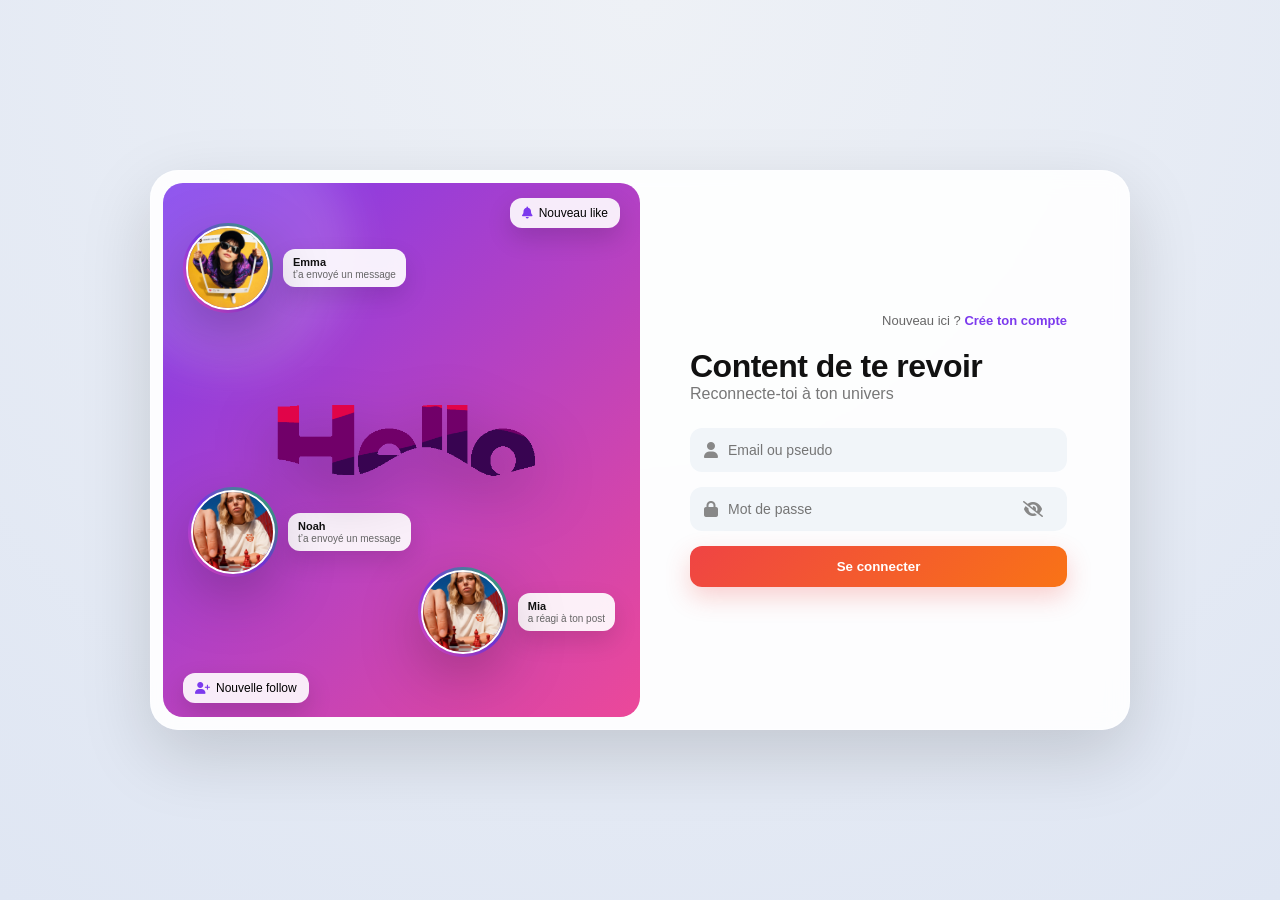
<file: publication.html>
<!DOCTYPE html>
<html lang="fr">
<head>
    <meta charset="UTF-8">
    <meta name="viewport" content="width=device-width, initial-scale=1.0">
    <title>Publication</title>

    <link rel="preconnect" href="https://fonts.googleapis.com">
    <link rel="preconnect" href="https://fonts.gstatic.com" crossorigin>
    <link href="https://fonts.googleapis.com/css2?family=Bricolage+Grotesque:wght@600;700;800&family=IBM+Plex+Mono:wght@500&family=Inter:wght@400;500;600&display=swap" rel="stylesheet">

    <link rel="stylesheet" href="assets/css/publication.css">
    <link rel="stylesheet" href="https://cdnjs.cloudflare.com/ajax/libs/font-awesome/6.5.1/css/all.min.css">
</head>
<body>


    <!-- MENU MOBILE -->
    <button class="menu-toggle" id="menuToggle">
        <i class="fa-solid fa-bars"></i>
    </button>


    <!-- OVERLAY MOBILE -->
    <div class="sidebar-overlay" id="sidebarOverlay"></div>



    <div class="layout">


        <!-- SIDEBAR -->
        <aside class="sidebar" id="sidebar">


            <div class="sidebar-header">
                <h3>Isekai</h3>

                <button class="close-sidebar" id="closeSidebar">
                    <i class="fa-solid fa-xmark"></i>
                </button>

            </div>



            <nav class="sidebar-menu">


                <!-- PUBLICATION -->
                <a href="publication.html" class="active">
                    <i class="fa-solid fa-pen"></i>
                    <span>Publier</span>
                </a>


                <!-- STORY -->
                <a href="story.html">
                    <i class="fa-solid fa-circle-play"></i>
                    <span>Story</span>
                </a>



                <!-- MODIFIER -->
                <a href="modifier_publication.html">
                    <i class="fa-solid fa-pen-to-square"></i>
                    <span>Modifier publication</span>
                </a>
                <a href="home.html">
                    <i class="fa-solid fa-arrow-left"></i>
                    <span>Retour</span>
                </a>

               
                


            </nav>


        </aside>






        <!-- TON CONTENU EXISTANT -->
        <main class="content">


            <div class="post-container">


                <!-- HEADER -->
                <div class="post-header">
                    <h2>Nouvelle publication</h2>

                    <span class="close-btn" onclick="window.location.href='home.html'">
                        <i class="fa-solid fa-xmark"></i>
                    </span>

                </div>



                <div class="user-info">

                    <img id="userPhoto" src="" alt="">

                    <div class="user-meta">

                        <strong id="userName"></strong>

                        

                    </div>

                </div>




                <textarea id="content" placeholder="Exprime-toi..."></textarea>




                <div class="location-box">

                    <i class="fa-solid fa-location-dot"></i>

                    <input 
                    type="text" 
                    id="location"
                    placeholder="Ajouter un lieu">

                </div>




                <div class="image-preview" id="imagePreview">


                    <div class="preview-placeholder">

                        <i class="fa-regular fa-image"></i>

                        <span>Aucune image</span>

                    </div>


                </div>





                <div class="actions">


                    <label class="upload-btn">

                        <i class="fa-solid fa-image"></i>

                        Image

                        <input type="file" id="image" hidden>

                    </label>




                    <button id="publishBtn" disabled>
                        Publier
                    </button>



                </div>


            </div>


        </main>



    </div>




    <div id="toast" class="toast"></div>


    <script src="assets/js/profile/publication.js"></script>

    <script src="assets/js/publication/script.js"></script>


</body>
</html>
</file>
<file: assets/css/connexion.css>
* {
    margin: 0;
    padding: 0;
    box-sizing: border-box;
    font-family: "Inter", "Segoe UI", Arial, sans-serif;
}

body {
    background: radial-gradient(circle at top, #eef1f6, #dfe6f3);
    min-height: 100vh;
    display: flex;
    justify-content: center;
    align-items: center;
}

/* PAGE */
.page {
    width: 100%;
    display: flex;
    justify-content: center;
}

/* CARD */
.card {
    width: 980px;
    height: 560px;
    background: rgba(255, 255, 255, 0.9);
    backdrop-filter: blur(10px);
    border-radius: 28px;
    display: flex;
    overflow: hidden;
    padding: 12px;
    box-shadow: 0 25px 70px rgba(0,0,0,0.15);
    border: 1px solid rgba(255,255,255,0.4);
}

/* LEFT */
.left {
    width: 50%;
    border-radius: 20px;
    position: relative;
    background: linear-gradient(135deg, #7c3aed, #ec4899);
    display: flex;
    justify-content: center;
    align-items: center;
    overflow: hidden;
}

/* glow effect */
.left::before {
    content: "";
    position: absolute;
    width: 250px;
    height: 250px;
    background: rgba(255,255,255,0.15);
    border-radius: 50%;
    top: -60px;
    left: -60px;
    filter: blur(20px);
}

.left img {
    width: 90%;
    z-index: 2;
    filter: drop-shadow(0 20px 30px rgba(0,0,0,0.25));
    transform: translateY(0);
    transition: 0.4s ease;
}

.left img:hover {
    transform: translateY(-8px) scale(1.02);
}

/* floating dots */
.floating {
    position: absolute;
    width: 8px;
    height: 8px;
    background: rgba(255,255,255,0.6);
    border-radius: 50%;
    animation: float 4s ease-in-out infinite;
}

.dot1 { top: 50px; left: 60px; animation-delay: 0s; }
.dot2 { bottom: 90px; left: 90px; animation-delay: 1s; }
.dot3 { top: 140px; right: 70px; animation-delay: 2s; }

@keyframes float {
    0%, 100% { transform: translateY(0); opacity: 0.6; }
    50% { transform: translateY(-10px); opacity: 1; }
}

/* RIGHT */
.right {
    width: 50%;
    padding: 50px;
    display: flex;
    flex-direction: column;
    justify-content: center;
}

.top-text {
    text-align: right;
    font-size: 13px;
    color: #666;
}

.top-text a {
    color: #7c3aed;
    text-decoration: none;
    font-weight: 600;
}

h1 {
    margin-top: 20px;
    font-size: 32px;
    color: #111;
    letter-spacing: -0.5px;
}

.subtitle {
    color: #777;
    margin-bottom: 25px;
}

/* INPUTS */
.input-box {
    display: flex;
    align-items: center;
    background: #f1f5f9;
    padding: 13px;
    border-radius: 12px;
    margin-bottom: 15px;
    border: 1px solid transparent;
    transition: 0.3s ease;
}

.input-box:hover {
    border-color: #c4b5fd;
    background: #fff;
}

.input-box i {
    color: #888;
    margin-right: 10px;
}

.input-box input {
    border: none;
    outline: none;
    background: transparent;
    width: 100%;
    font-size: 14px;
}

.input-box:focus-within {
    border-color: #7c3aed;
    box-shadow: 0 0 0 3px rgba(124,58,237,0.15);
}

.toggle {
    margin-left: auto;
    cursor: pointer;
    color: #7c3aed;
}

/* FORGOT */
.forgot {
    text-align: right;
    font-size: 13px;
    margin-bottom: 20px;
}

.forgot a {
    text-decoration: none;
    color: #7c3aed;
    font-weight: 500;
}

.forgot a:hover {
    text-decoration: underline;
}

/* BUTTON */
.btn {
    width: 100%;
    padding: 13px;
    border: none;
    background: linear-gradient(135deg, #ef4444, #f97316);
    color: white;
    font-weight: bold;
    border-radius: 12px;
    cursor: pointer;
    transition: 0.3s ease;
    box-shadow: 0 10px 25px rgba(239,68,68,0.25);
}

.btn:hover {
    transform: translateY(-2px);
    box-shadow: 0 15px 30px rgba(239,68,68,0.35);
}

/* DIVIDER */
.divider {
    text-align: center;
    margin: 20px 0;
    font-size: 12px;
    color: #999;
    position: relative;
}

.divider::before,
.divider::after {
    content: "";
    position: absolute;
    top: 50%;
    width: 35%;
    height: 1px;
    background: #ddd;
}

.divider::before { left: 0; }
.divider::after { right: 0; }

/* SOCIAL */
.social {
    display: flex;
    justify-content: center;
    gap: 15px;
}

.social button {
    width: 48px;
    height: 48px;
    border-radius: 12px;
    border: 1px solid #e5e7eb;
    background: white;
    cursor: pointer;
    font-size: 16px;
    transition: 0.3s ease;
}

.social button:hover {
    transform: translateY(-3px);
    box-shadow: 0 10px 20px rgba(0,0,0,0.08);
    border-color: #c4b5fd;
}


/* ========================= */
/* STORY + MESSAGE BLOCK     */
/* ========================= */

.story-block {
    position: absolute;
    display: flex;
    align-items: center;
    gap: 10px;
    animation: float 5s ease-in-out infinite;
}

/* avatar story */
.story {
    width: 90px;
    height: 90px;
    border-radius: 50%;
    padding: 3px;
    background: linear-gradient(45deg, #ff4ecd, #7c3aed, #22c55e);
    display: flex;
    justify-content: center;
    align-items: center;
}

.story img {
    width: 100%;
    height: 100%;
    border-radius: 50%;
    object-fit: cover;
    border: 2px solid white;
}

/* texte à droite */
.story-text {
    background: rgba(255,255,255,0.92);
    padding: 7px 10px;
    border-radius: 12px;
    font-size: 11px;
    box-shadow: 0 10px 25px rgba(0,0,0,0.12);
    backdrop-filter: blur(8px);
    max-width: 150px;
}

.story-text .name {
    font-weight: 600;
    color: #111;
    display: block;
}

.story-text .msg {
    color: #666;
    font-size: 10px;
}

/* positions */
.block1 { top: 40px; left: 20px; animation-delay: 0s; }
.block2 { top: 150px; right: 20px; animation-delay: 1s; }
.block3 { bottom: 140px; left: 25px; animation-delay: 2s; }
.block4 { bottom: 60px; right: 25px; animation-delay: 3s; }

/* ========================= */
/* FLOATING NOTIFICATIONS     */
/* ========================= */

.float-notif {
    position: absolute;
    background: rgba(255,255,255,0.9);
    padding: 8px 12px;
    border-radius: 12px;
    font-size: 12px;
    display: flex;
    align-items: center;
    gap: 6px;
    box-shadow: 0 10px 25px rgba(0,0,0,0.15);
    backdrop-filter: blur(8px);
    animation: float 4s ease-in-out infinite;
}

.float-notif i {
    color: #7c3aed;
}

/* positions notif */
.notif1 { top: 15px; right: 20px; }
.notif2 { bottom: 160px; right: 30px; }
.notif3 { top: 490px; left: 20px; }

/* animation */
@keyframes float {
    0%, 100% { transform: translateY(0); }
    50% { transform: translateY(-10px); }
}

/* ===================== */
/* RESPONSIVE DESIGN     */
/* ===================== */

/* TABLETTE (<= 1024px) */
@media (max-width: 1024px) {
    .card {
        width: 92%;
        height: auto;
        flex-direction: column;
        padding: 20px;
    }

    .left,
    .right {
        width: 100%;
    }

    .left {
        height: 320px;
    }

    .right {
        padding: 35px;
    }

    h1 {
        font-size: 28px;
    }

    .story-block{
        display: none;
    }
}

/* MOBILE (<= 768px) */
@media (max-width: 768px) {
    body {
        padding: 20px;
        align-items: flex-start;
    }

    .card {
        width: 100%;
        border-radius: 20px;
    }

    .left {
        height: 260px;
    }

    .left img {
        width: 65%;
    }

    .right {
        padding: 25px;
    }

    h1 {
        font-size: 24px;
    }

    .subtitle {
        font-size: 14px;
    }

    .input-box {
        padding: 11px;
    }

    .btn {
        padding: 12px;
    }
}

/* PETITS MOBILES (<= 480px) */
@media (max-width: 480px) {
    body {
        padding: 10px;
    }

    .card {
        border-radius: 16px;
    }

    .left {
        height: 220px;
    }

    .left img {
        width: 70%;
    }

    .right {
        padding: 20px;
    }

    h1 {
        font-size: 20px;
    }

    .top-text {
        font-size: 11px;
    }

    .input-box {
        padding: 10px;
        border-radius: 10px;
    }

    .btn {
        font-size: 14px;
        border-radius: 10px;
    }

    .social button {
        width: 42px;
        height: 42px;
    }
}
</file>
<file: assets/css/home.css>
@import url('https://fonts.googleapis.com/css2?family=Poppins:wght@500;600;700&family=Inter:wght@400;500;600;700&display=swap');

*{
    margin:0;
    padding:0;
    box-sizing:border-box;
    font-family:'Inter', sans-serif;
    -webkit-tap-highlight-color:transparent;
}

/* =============== TOKENS =============== */
:root{
    --bg:#F3F1FB;
    --card:#FFFFFF;
    --border:#ECE9F7;
    --text:#14142B;
    --muted:#9491A8;
    --orange:#FF7A30;
    --pink:#FF3D77;
    --purple:#C13BE0;
    --gradient:linear-gradient(135deg,var(--orange) 0%,var(--pink) 55%,var(--purple) 100%);
    --like:#FF3D77;
    --font-display:'Poppins', sans-serif;
    --radius-lg:22px;
    --radius-md:16px;
    --radius-sm:10px;
    --shadow-soft:0 10px 30px rgba(20,20,43,0.06);
    --shadow-lift:0 18px 40px rgba(20,20,43,0.10);
    --ease:cubic-bezier(0.22,1,0.36,1);
    --header-h:72px;
    --bottom-nav-h:64px;
    --safe-top:env(safe-area-inset-top,0px);
    --safe-bottom:env(safe-area-inset-bottom,0px);

    /* fluid layout tokens — this is what makes desktop fill the screen properly */
    --page-max:1760px;
    --page-pad:clamp(16px, 3.2vw, 56px);
    --sidebar-w:clamp(240px, 19vw, 300px);
}

html{ -webkit-text-size-adjust:100%; }

body{
    background:var(--bg);
    color:var(--text);
    line-height:1.45;
    -webkit-font-smoothing:antialiased;
    min-height:100vh;
    overflow-x:hidden;
}

::selection{ background:var(--pink); color:#fff; }

::-webkit-scrollbar{ width:10px; height:10px; }
::-webkit-scrollbar-track{ background:transparent; }
::-webkit-scrollbar-thumb{ background:#D8D4EC; border-radius:20px; border:2px solid var(--bg); }
::-webkit-scrollbar-thumb:hover{ background:#C3BEE0; }

a{ color:inherit; text-decoration:none; }
button{ font-family:inherit; }
img{ max-width:100%; display:block; }

a:focus-visible, button:focus-visible, input:focus-visible{
    outline:2px solid var(--pink);
    outline-offset:2px;
    border-radius:6px;
}

@media (prefers-reduced-motion: reduce){
    *{ animation-duration:0.001ms !important; transition-duration:0.001ms !important; }
}

/* ================= HEADER ================= */

.header{
    position:sticky;
    top:0;
    z-index:1000;
    height:calc(var(--header-h) + var(--safe-top));
    padding-top:var(--safe-top);
    background:rgba(243,241,251,0.85);
    backdrop-filter:blur(14px) saturate(160%);
    -webkit-backdrop-filter:blur(14px) saturate(160%);
    border-bottom:1px solid var(--border);
    display:flex;
    align-items:center;
    justify-content:space-between;
    gap:16px;
    padding-left:var(--page-pad);
    padding-right:var(--page-pad);
}

.logo{
    font-family:var(--font-display);
    font-size:21px;
    font-weight:700;
    display:flex;
    align-items:center;
    gap:8px;
    white-space:nowrap;
    flex-shrink:0;
}

.logo i{
    background:var(--gradient);
    -webkit-background-clip:text;
    background-clip:text;
    color:transparent;
    font-size:24px;
}

.search{
    display:flex;
    align-items:center;
    gap:10px;
    background:var(--card);
    border:1px solid var(--border);
    padding:11px 18px;
    border-radius:26px;
    width:100%;
    max-width:420px;
    transition:0.25s var(--ease);
}

.search:focus-within{
    border-color:var(--pink);
    box-shadow:0 0 0 4px rgba(255,61,119,0.12);
}

.search i{ color:var(--muted); font-size:14px; }

.search input{
    border:none;
    outline:none;
    background:transparent;
    width:100%;
    font-size:14px;
    color:var(--text);
}

.search input::placeholder{ color:var(--muted); }

.header-actions{
    display:flex;
    align-items:center;
    gap:12px;
    flex-shrink:0;
}

.icon-btn,.messagebtn{
    width:40px;
    height:40px;
    border-radius:50%;
    border:1px solid var(--border);
    background:var(--card);
    color:var(--text);
    font-size:16px;
    cursor:pointer;
    display:flex;
    align-items:center;
    justify-content:center;
    transition:0.25s var(--ease);
    flex-shrink:0;
}

.icon-btn:hover{
    transform:translateY(-2px);
    box-shadow:var(--shadow-soft);
    color:var(--pink);
}

.create-btn{
    display:flex;
    align-items:center;
    gap:8px;
    border:none;
    background:var(--gradient);
    color:#fff;
    font-weight:600;
    font-size:14px;
    padding:11px 20px;
    border-radius:26px;
    cursor:pointer;
    white-space:nowrap;
    transition:0.25s var(--ease);
    flex-shrink:0;
}

.create-btn:hover{
    transform:translateY(-2px);
    box-shadow:0 10px 24px rgba(255,61,119,0.35);
}

.messagebtn {
    position: relative;
}

.unreadbadge {
    position: absolute;
    top: -6px;
    right: -6px;
    display: none;
    align-items: center;
    justify-content: center;
    min-width: 18px;
    height: 18px;
    padding: 0 5px;
    background: red;
    color: white;
    border-radius: 50%;
    font-size: 11px;
    font-weight: bold;
}

.create-btn:active{ transform:translateY(0) scale(0.97); }

/* ================= LAYOUT =================
   Mobile-first: single column, sidebar off, suggestions off, bottom nav on.
   Switches to a real sidebar + feed + suggestions at the desktop breakpoint. */

.layout{
    max-width:var(--page-max);
    margin:0 auto;
    padding:20px var(--page-pad) 40px;
}

.sidebar{
    display:none;
}

.suggestions{
    display:none;
}

.main h2{
    font-family:var(--font-display);
    font-size:20px;
    font-weight:700;
    margin-bottom:14px;
}

/* ================= STORIES SECTION ================= */

.stories-section{
    margin-bottom:28px;
    background:var(--card);
    border:1px solid var(--border);
    border-radius:var(--radius-lg);
    padding:20px 0;
    box-shadow:var(--shadow-soft);
    position:relative;
    overflow:hidden;
}

.stories-section::before{
    content:'';
    position:absolute;
    top:0;
    left:0;
    right:0;
    height:100%;
    background:linear-gradient(135deg, rgba(255,122,48,0.02) 0%, rgba(255,61,119,0.02) 50%, rgba(193,59,224,0.02) 100%);
    pointer-events:none;
}

.stories-section h2{
    padding:0 20px;
    margin-bottom:16px;
    position:relative;
    z-index:1;
}

.stories{
    display:flex;
    gap:16px;
    overflow-x:auto;
    padding:0 20px 8px;
    scrollbar-width:none;
    position:relative;
    z-index:1;
}

.stories::-webkit-scrollbar{ display:none; }

.story{
    text-align:center;
    flex-shrink:0;
    cursor:pointer;
    position:relative;
    display:flex;
    flex-direction:column;
    align-items:center;
    gap:8px;
}

.story-ring{
    width:72px;
    height:72px;
    border-radius:50%;
    background:var(--gradient);
    padding:2.5px;
    display:flex;
    align-items:center;
    justify-content:center;
    transition:all 0.3s var(--ease);
    position:relative;
    box-shadow:0 4px 15px rgba(255,61,119,0.25);
}

.story-ring.plain{
    background:linear-gradient(135deg, #F0EDFF 0%, #E8E3FF 100%);
    box-shadow:0 4px 12px rgba(20,20,43,0.08);
}

.story-ring::after{
    content:'';
    position:absolute;
    inset:0;
    border-radius:50%;
    background:radial-gradient(circle at 30% 30%, rgba(255,255,255,0.4), transparent);
    pointer-events:none;
}

.story:hover .story-ring{
    transform:scale(1.12) translateY(-4px);
    box-shadow:0 12px 28px rgba(255,61,119,0.35);
}

.story-avatar{
    width:100%;
    height:100%;
    border-radius:50%;
    background:var(--card);
    border:2.5px solid var(--card);
    display:flex;
    align-items:center;
    justify-content:center;
    font-family:var(--font-display);
    font-weight:600;
    font-size:14px;
    color:var(--text);
    position:relative;
    z-index:2;
}

.story span{
    display:block;
    font-size:12px;
    color:var(--muted);
    font-weight:500;
    max-width:80px;
    overflow:hidden;
    text-overflow:ellipsis;
    white-space:nowrap;
}

.story:hover span{
    color:var(--text);
    font-weight:600;
    transition:all 0.3s var(--ease);
}

.story:nth-child(2)::before,
.story:nth-child(3)::before{
    opacity:1;
}

/* FEED — single column layout */
.feed{
    display:flex;
    flex-direction:column;
    gap:24px;
    max-width:720px;
}

.post{
    width:100%;
    background:var(--card);
    border:1px solid var(--border);
    border-radius:var(--radius-lg);
    overflow:hidden;
    box-shadow:var(--shadow-soft);
    transition:0.3s var(--ease);
}

.post:hover{
    transform:translateY(-3px);
    box-shadow:var(--shadow-lift);
}

.post-head{
    display:flex;
    align-items:center;
    gap:10px;
    padding:14px 14px 10px;
}

.post-avatar{
    width:34px;
    height:34px;
    object-fit: cover;
    border-radius:50%;
    background:var(--gradient);
    display:flex;
    align-items:center;
    justify-content:center;
    color:#fff;
    font-size:12px;
    font-weight:700;
    font-family:var(--font-display);
    flex-shrink:0;
    cursor: pointer;
}

.post-who{
    display:flex;
    flex-direction:column;
    flex:1;
    min-width:0;
    cursor: pointer;
}

.post-who strong{
    font-size:13.5px;
    font-weight:600;
}

.post-who span{
    font-size:11.5px;
    color:var(--muted);
}

.more-btn{
    border:none;
    background:transparent;
    color:var(--muted);
    cursor:pointer;
    font-size:14px;
    padding:6px;
    border-radius:50%;
    transition:0.2s var(--ease);
    flex-shrink:0;
}

.more-btn:hover{
    background:var(--bg);
    color:var(--text);
}

.post-img{

    width:100%;

    max-width:600px;

    max-height:700px;

    margin:auto;


    object-fit:contain;


    display:block;


    position:relative;


    cursor:pointer;



}

.post-img::after{
    content:'\2764';
    position:absolute;
    top:50%;
    left:50%;
    font-size:80px;
    color:#fff;
    opacity:0;
    transform:translate(-50%,-50%) scale(0.4);
    pointer-events:none;
    text-shadow:0 4px 20px rgba(0,0,0,0.2);
}

.post-img.liked::after{
    animation:heart-burst 0.7s var(--ease);
}

@keyframes heart-burst{
    0%{ opacity:0; transform:translate(-50%,-50%) scale(0.4); }
    35%{ opacity:1; transform:translate(-50%,-50%) scale(1.15); }
    60%{ transform:translate(-50%,-50%) scale(0.95); }
    100%{ opacity:0; transform:translate(-50%,-50%) scale(1); }
}

.post-actions{
    display:flex;
    align-items:center;
    gap:16px;
    padding:12px 14px 6px;
    font-size:19px;
    color:var(--text);
}

.post-actions i{
    cursor:pointer;
    transition:0.2s var(--ease);
}

.post-actions i:hover{
    transform:scale(1.15);
    color:var(--pink);
}

.post-actions i.liked{
    color:var(--like);
    font-weight:900;
    animation:like-pop 0.4s var(--ease);
}

@keyframes like-pop{
    0%{ transform:scale(1); }
    40%{ transform:scale(1.3); }
    100%{ transform:scale(1); }
}

.post-actions .save{
    margin-left:auto;
}

.post-content{
    padding:2px 14px 16px;
}

.post-content .likes{
    font-size:12.5px;
    font-weight:600;
    margin-bottom:4px;
    cursor:pointer;
}

.post-content .caption{
    font-size:13px;
    color:var(--text);
    line-height:1.5;
    word-break:break-word;
}

.post-content .caption a{
    color:var(--muted);
    font-weight:600;
}

/* ================= SUGGESTIONS SIDEBAR ================= */
.imag{
    border-radius:50%;
    width:40px;
    height:40px;
    object-fit:cover;
}

.suggestions-header{
    display:flex;
    justify-content:space-between;
    align-items:center;
    margin-bottom:16px;
}

.suggestions-header h3{
    font-family:var(--font-display);
    font-size:14px;
    font-weight:700;
}

.suggestions-header a{
    font-size:12px;
    color:var(--muted);
    font-weight:600;
    transition:0.2s var(--ease);
}

.suggestions-header a:hover{
    color:var(--text);
}

.suggestion-list{
    display:flex;
    flex-direction:column;
    gap:12px;
}

.suggestion-item{
    display:flex;
    align-items:center;
    gap:10px;
    padding:10px;
    background:var(--card);
    border:1px solid var(--border);
    border-radius:var(--radius-md);
    transition:0.2s var(--ease);
}

.suggestion-item:hover{
    background:#FAF9FF;
    border-color:#DFDAF5;
    transform:translateY(-1px);
}

.suggestion-avatar{
    width:40px;
    height:40px;
    border-radius:50%;
    object-fit:cover;
    background:var(--gradient);
    display:flex;
    align-items:center;
    justify-content:center;
    color:#fff;
    font-size:12px;
    font-weight:700;
    font-family:var(--font-display);
    flex-shrink:0;
}

.suggestion-avatar img{
    width: 40px;
    height: 40px;
    border-radius: 50%;
    object-fit: cover;
}

.suggestion-info{
    display:flex;
    flex-direction:column;
    flex:1;
    min-width:0;
}

.suggestion-info strong{
    font-size:13px;
    font-weight:600;
    display:block;
    white-space:nowrap;
    overflow:hidden;
    text-overflow:ellipsis;
}

.suggestion-info span{
    font-size:11px;
    color:var(--muted);
    white-space:nowrap;
    overflow:hidden;
    text-overflow:ellipsis;
}

.follow-btn{
    padding:6px 12px;
    background:var(--gradient);
    color:#fff;
    border:none;
    border-radius:var(--radius-sm);
    font-size:12px;
    font-weight:600;
    cursor:pointer;
    white-space:nowrap;
    transition:0.2s var(--ease);
    flex-shrink:0;
}

.follow-btn:hover{
    transform:translateY(-1px);
    box-shadow:0 4px 12px rgba(255,61,119,0.25);
}

.follow-btn:active{
    transform:translateY(0) scale(0.96);
}

/* ================= MOBILE BOTTOM NAV ================= */

.bottom-nav{
    display:flex;
    justify-content:space-around;
    align-items:center;
    position:fixed;
    bottom:0;
    left:0;
    width:100%;
    height:calc(var(--bottom-nav-h) + var(--safe-bottom));
    padding-bottom:var(--safe-bottom);
    background:rgba(255,255,255,0.9);
    backdrop-filter:blur(16px) saturate(160%);
    -webkit-backdrop-filter:blur(16px) saturate(160%);
    border-top:1px solid var(--border);
    z-index:1000;
}

.bottom-nav a{
    color:var(--muted);
    font-size:20px;
    display:flex;
    align-items:center;
    justify-content:center;
    width:44px;
    height:44px;
    border-radius:50%;
    transition:0.25s var(--ease);
}

.bottom-nav a:hover,
.bottom-nav a:active{
    background:#FBF3FE;
    transform:scale(1.08);
}

.bottom-nav a.active{
    color:transparent;
    background:var(--gradient);
    -webkit-background-clip:text;
    background-clip:text;
}

.bn-create{
    background:var(--gradient) !important;
    color:#fff !important;
    -webkit-background-clip:initial !important;
    background-clip:initial !important;
    width:46px;
    height:46px;
    box-shadow:0 8px 18px rgba(255,61,119,0.35);
}

.bn-create:hover{
    transform:scale(1.08) rotate(90deg);
}

body{
    padding-bottom:calc(var(--bottom-nav-h) + var(--safe-bottom));
}

/* ================= RESPONSIVE ================= */

/* Small phones: tighten spacing */
@media(max-width:380px){
    .layout{ padding-top:16px; }
    .logo span{ display:none; }
    .header-actions{ gap:8px; }
    .icon-btn{ width:36px; height:36px; font-size:14px; }
    .stories-section{ padding:16px 0; }
    .stories-section h2{ padding:0 16px; font-size:18px; }
    .stories{ gap:12px; padding:0 16px 6px; }
    .story-ring{ width:64px; height:64px; }
    .story-avatar{ font-size:12px; }
    .story span{ font-size:11px; max-width:70px; }
}

/* Search bar: hidden on narrow phones, visible from small tablets up */
@media(max-width:559px){
    .search{ display:none; }
}

/* Small/large tablets — feed stays single column */
@media(min-width:560px) and (max-width:959px){
    .feed{ max-width:600px; }
    .stories-section{ padding:24px 0; }
    .stories{ gap:18px; padding:0 24px 12px; }
}

@media(max-width:767px){
    .create-btn span{ display:none; }
    .create-btn{ padding:11px 14px; }
    .create-btn i{ margin:0; }
}

/* ===== DESKTOP BREAKPOINT — sidebar + feed + suggestions ===== */
@media(min-width:960px){

    body{ padding-bottom:0; }
    .bottom-nav{ display:none; }

    .layout{
        display:grid;
        grid-template-columns:var(--sidebar-w) 1fr var(--sidebar-w);
        gap:clamp(20px, 2.4vw, 36px);
        align-items:start;
        padding-top:28px;
    }

    .sidebar{
        display:flex;
        flex-direction:column;
        gap:20px;
        position:sticky;
        top:calc(var(--header-h) + var(--safe-top) + 28px);
    }

    .profile-card{
        background:var(--card);
        border:1px solid var(--border);
        border-radius:var(--radius-lg);
        padding:26px 22px;
        text-align:center;
        box-shadow:var(--shadow-soft);
        transition:0.3s var(--ease);
    }

    .profile-card:hover{
        transform:translateY(-3px);
        box-shadow:var(--shadow-lift);
    }

    .avatar-large{
        width:84px;
        height:84px;
        border-radius:50%;
        object-fit:cover;
        margin:0 auto 14px;
        background:var(--gradient);
        display:flex;
        align-items:center;
        justify-content:center;
        color:#fff;
        font-family:var(--font-display);
        font-size:24px;
        font-weight:600;
        box-shadow:0 8px 20px rgba(255,61,119,0.25);
    }

    .profile-name{
        font-family:var(--font-display);
        font-size:16px;
        font-weight:600;
    }

    .profile-handle{
        color:var(--muted);
        font-size:13px;
        display:block;
        margin-top:2px;
    }

    .stats{
        display:flex;
        justify-content:center;
        gap:18px;
        margin:18px 0;
        padding:16px 0;
        border-top:1px solid var(--border);
        border-bottom:1px solid var(--border);
    }

    .stats div{
        display:flex;
        flex-direction:column;
        align-items:center;
    }

    .stats strong{
        font-family:var(--font-display);
        font-size:15px;
    }

    .stats span{
        color:var(--muted);
        font-size:11px;
        margin-top:2px;
    }

    .bio{
        color:var(--muted);
        font-size:12.5px;
        line-height:1.6;
    }

    .profil_link{
        color:var(--like);
        font-size:12px;
    }

    .highlights{
        background:var(--card);
        border:1px solid var(--border);
        border-radius:var(--radius-lg);
        padding:18px 20px;
        box-shadow:var(--shadow-soft);
    }

    .highlights h4{
        font-size:12px;
        text-transform:uppercase;
        letter-spacing:0.5px;
        color:var(--muted);
        margin-bottom:14px;
        font-weight:700;
    }

    .highlights-row{
        display:flex;
        gap:14px;
        overflow-x:auto;
        scrollbar-width:none;
    }

    .highlights-row::-webkit-scrollbar{ display:none; }

    .highlight{
        text-align:center;
        flex-shrink:0;
        cursor:pointer;
    }

    .hcircle{
        width:52px;
        height:52px;
        border-radius:50%;
        background:var(--bg);
        border:1.5px solid var(--border);
        display:flex;
        align-items:center;
        justify-content:center;
        font-size:12px;
        font-weight:700;
        color:var(--text);
        transition:0.25s var(--ease);
    }

    .hcircle.add{
        color:var(--pink);
        border-style:dashed;
        border-color:var(--pink);
        font-size:16px;
    }

    .highlight:hover .hcircle{
        transform:scale(1.08);
        box-shadow:var(--shadow-soft);
    }

    .highlight span{
        display:block;
        font-size:11px;
        color:var(--muted);
        margin-top:6px;
    }

    .menu{
        background:var(--card);
        border:1px solid var(--border);
        border-radius:var(--radius-lg);
        padding:10px;
        box-shadow:var(--shadow-soft);
        display:flex;
        flex-direction:column;
        gap:2px;
    }

    /* Styles communs pour les liens du menu ET le bouton logout */
    .menu a,
    .menu .logout{
        display:flex;
        align-items:center;
        gap:12px;
        padding:12px 14px;
        border-radius:var(--radius-sm);
        font-size:14px;
        font-weight:600;
        color:var(--muted);
        transition:0.25s var(--ease);

        /* Reset spécifique pour le bouton */
        background:none;
        border:none;
        cursor:pointer;
        width:100%;
        text-align:left;
    }

    /* Icônes à l'intérieur des liens et du bouton */
    .menu a i,
    .menu .logout i{
        width:18px;
        text-align:center;
        font-size:15px;
    }

    /* Effet Hover global (par défaut) */
    .menu a:hover,
    .menu .logout:hover{
        background:#FBF3FE;
        color:var(--text);
        transform:translateX(3px);
    }

    /* État Actif global */
    .menu a.active,
    .menu .logout.active{
        background:linear-gradient(135deg, rgba(255,122,48,0.10), rgba(255,61,119,0.10));
        color:var(--text);
    }

    .menu a.active i,
    .menu .logout.active i{
        background:var(--gradient);
        -webkit-background-clip:text;
        background-clip:text;
        color:transparent;
    }

    /* Surcharges spécifiques pour le style ROUGE du Logout */
    .menu .logout{
        color:#E24C4C;
    }

    .menu .logout:hover{
        background:rgba(226,76,76,0.08);
        color:#E24C4C;
        transform:translateX(3px);
    }

    .main h2{ font-size:22px; }

    .story-ring{ width:78px; height:78px; }
    .story-ring.plain{ box-shadow:0 6px 16px rgba(20,20,43,0.12); }
    .story span{ font-size:13px; max-width:90px; }

    /* Feed: single column with max width for bigger posts */
    .feed{ max-width:720px; }

    /* Suggestions sidebar appears on desktop */
    .suggestions{
        display:flex;
        flex-direction:column;
        position:sticky;
        top:calc(var(--header-h) + var(--safe-top) + 28px);
        max-height:calc(100vh - var(--header-h) - var(--safe-top) - 56px);
        overflow-y:auto;
    }

    .suggestions::-webkit-scrollbar{
        width:6px;
    }

    .suggestions::-webkit-scrollbar-thumb{
        background:#D8D4EC;
        border-radius:20px;
    }
}

/* Large desktop — feed stays single column */
@media(min-width:1440px){
    .feed{ max-width:760px; }
}

@media(min-width:1800px){
    :root{ --page-max:2000px; }
}

.liked{
    color:var(--like);
}

/* ================= LIKES MODAL ================= */

.likes-modal{
    display:none;
    position:fixed;
    inset:0;
    background:rgba(20,20,43,0.5);
    backdrop-filter:blur(4px);
    justify-content:center;
    align-items:center;
    z-index:999;
    animation:fadeIn .2s var(--ease);
    cursor: pointer;
}

@keyframes fadeIn{
    from{ opacity:0; }
    to{ opacity:1; }
}

.likes-box{
    background:var(--card);
    width:360px;
    max-width:calc(100% - 32px);
    max-height:520px;
    border-radius:var(--radius-lg);
    overflow:auto;
    box-shadow:var(--shadow-lift);
    animation:popIn .25s var(--ease);
}

@keyframes popIn{
    from{ opacity:0; transform:scale(.94) translateY(8px); }
    to{ opacity:1; transform:scale(1) translateY(0); }
}

.likes-header{
    display:flex;
    justify-content:space-between;
    align-items:center;
    padding:16px 18px;
    border-bottom:1px solid var(--border);
    font-family:var(--font-display);
    font-weight:600;
}

.likes-header button{
    border:none;
    background:var(--bg);
    width:30px;
    height:30px;
    border-radius:50%;
    font-size:16px;
    color:var(--muted);
    cursor:pointer;
    transition:0.2s var(--ease);
}

.likes-header button:hover{
    background:var(--border);
    color:var(--text);
}

.like-user{
    display:flex;
    align-items:center;
    gap:12px;
    padding:12px 18px;
    transition:0.2s var(--ease);
}

.like-user:hover{
    background:var(--bg);
}

.like-user img{
    width:44px;
    height:44px;
    border-radius:50%;
    object-fit:cover;
    border:1px solid var(--border);
    cursor: pointer;
}

.like-user strong{
    font-size:13.5px;
    font-weight:600;
    display:block;
}

.like-user span{
    font-size:11.5px;
    color:var(--muted);
}

.likes{
    cursor:pointer;
}

/* ================= COMMENTS MODAL ================= */

.comments-overlay{
    position:fixed;
    inset:0;
    background:rgba(20,20,43,0.5);
    backdrop-filter:blur(5px);
    -webkit-backdrop-filter:blur(5px);
    opacity:0;
    visibility:hidden;
    transition:opacity .3s var(--ease), visibility .3s var(--ease);
    z-index:1000;
}

.comments-overlay.active{
    opacity:1;
    visibility:visible;
}

.comments-box{
    position:fixed;
    left:50%;
    bottom:-100%;
    transform:translateX(-50%);
    width:520px;
    max-width:100%;
    height:680px;
    background:var(--card);
    border-radius:28px 28px 0 0;
    display:flex;
    flex-direction:column;
    overflow:hidden;
    z-index:1001;
    transition:bottom .4s cubic-bezier(.25,.8,.25,1);
    box-shadow:0 -18px 50px rgba(20,20,43,0.25);
}

.comments-box.active{
    bottom:0;
}

.comments-box::before{
    content:"";
    width:45px;
    height:5px;
    background:var(--border);
    border-radius:10px;
    position:absolute;
    top:10px;
    left:50%;
    transform:translateX(-50%);
}

.comments-header{
    height:65px;
    display:flex;
    align-items:center;
    justify-content:center;
    border-bottom:1px solid var(--border);
    flex-shrink:0;
    padding-top:10px;
    position:relative;
}

.comments-header h3{
    font-family:var(--font-display);
    font-size:16px;
    font-weight:700;
    margin:0;
    letter-spacing:-0.2px;
}

#closeComments{
    position:absolute;
    right:18px;
    top:20px;
    border:none;
    background:var(--bg);
    width:32px;
    height:32px;
    border-radius:50%;
    cursor:pointer;
    font-size:15px;
    color:var(--muted);
    transition:0.2s var(--ease);
    display:flex;
    align-items:center;
    justify-content:center;
}

#closeComments:hover{
    background:var(--border);
    color:var(--text);
    transform:scale(1.06);
}

.comments-container{
    flex:1;
    overflow-y:auto;
    padding:18px 16px;
}

.comments-container::-webkit-scrollbar{
    width:5px;
}

.comments-container::-webkit-scrollbar-thumb{
    background:#D8D4EC;
    border-radius:10px;
}

.comment-item{
    display:flex;
    gap:12px;
    margin-bottom:20px;
    animation:commentAppear .3s var(--ease);
}

@keyframes commentAppear{
    from{
        opacity:0;
        transform:translateY(10px);
    }
    to{
        opacity:1;
        transform:translateY(0);
    }
}

.comment-item img{
    width:40px;
    height:40px;
    border-radius:50%;
    object-fit:cover;
    flex-shrink:0;
    border:1px solid var(--border);
}

.comment-content{
    background:var(--bg);
    padding:10px 14px;
    border-radius:4px 18px 18px 18px;
    max-width:calc(100% - 55px);
    transition:0.2s var(--ease);
}

.comment-content:hover{
    background:#ECE8FA;
}

.comment-content strong{
    font-size:13.5px;
    font-weight:700;
    color:var(--text);
    font-family:var(--font-display);
}

.comment-content p{
    margin:5px 0 0;
    font-size:14px;
    line-height:1.45;
    color:var(--text);
    word-break:break-word;
}

.reply-btn,
.show-replies-btn{
    border:none;
    background:none;
    padding:0;
    margin-top:8px;
    margin-right:15px;
    color:var(--muted);
    font-size:12.5px;
    font-weight:700;
    cursor:pointer;
    transition:0.2s var(--ease);
}

.reply-btn:hover,
.show-replies-btn:hover{
    color:var(--pink);
}

.replies-container{
    margin-top:14px;
    padding-left:2px;
    border-left:2px solid var(--border);
}

.reply-item{
    margin-left:55px;
}

.reply-item .comment-content{
    background:var(--card);
    border:1px solid var(--border);
}

.comment-form{
    height:75px;
    display:flex;
    align-items:center;
    gap:10px;
    padding:12px 16px;
    border-top:1px solid var(--border);
    background:var(--card);
    flex-shrink:0;
}

#commentText{
    flex:1;
    height:44px;
    border-radius:25px;
    border:1px solid var(--border);
    background:var(--bg);
    padding:0 18px;
    font-size:14px;
    outline:none;
    transition:0.2s var(--ease);
}

#commentText:focus{
    background:var(--card);
    border-color:var(--pink);
    box-shadow:0 0 0 4px rgba(255,61,119,0.12);
}

#sendComment{
    border:none;
    background:var(--gradient);
    color:#fff;
    height:42px;
    padding:0 20px;
    border-radius:22px;
    font-weight:700;
    font-size:14px;
    cursor:pointer;
    transition:0.2s var(--ease);
    flex-shrink:0;
}

#sendComment:hover{
    transform:translateY(-1px);
    box-shadow:0 8px 20px rgba(255,61,119,0.3);
}

#sendComment:active{
    transform:translateY(0) scale(0.96);
}

#sendComment:disabled{
    background:var(--border);
    color:var(--muted);
    cursor:not-allowed;
    box-shadow:none;
    transform:none;
}

.no-comment{
    text-align:center;
    color:var(--muted);
    margin-top:80px;
    font-size:14px;
}

@media(max-width:600px){

    .comments-box{
        width:100%;
        height:85vh;
        border-radius:25px 25px 0 0;
    }

    .comment-item img{
        width:36px;
        height:36px;
    }

    .comment-content{
        max-width:80%;
    }
}

.delete-comment{

    background:none;
    border:none;

    color:#ed4956;

    cursor:pointer;

    font-size:13px;

    margin-top:5px;

}


.delete-comment:hover{

    opacity:0.6;

}

.mobile-suggestions{
    display:none;
}

@media(max-width:768px){


    .suggestions{

        display:none;

    }


    .mobile-suggestions{

        display:block;

        background:white;

        border-radius:20px;

        padding:20px;

        margin:20px 0;

    }


}

/* =========================
   VARIABLES IG
========================= */
:root {
    --ig-blue: #0095f6;
    --ig-border: #dbdbdb;
    --ig-bg: #ffffff;
    --text-primary: #262626;
    --text-secondary: #8e8e8e;
}

/* =========================
   DESKTOP - Sidebar Premium
========================= */
.suggestions {
    display: block;
    width: 320px;
    position: sticky;
    top: 85px;
    background: var(--ig-bg);
    border-radius: 18px;
    padding: 20px 16px;
    box-shadow: 0 8px 32px rgba(0, 0, 0, 0.08);
    border: 1px solid var(--ig-border);
    backdrop-filter: blur(12px);
}

.suggestions-header {
    display: flex;
    justify-content: space-between;
    align-items: center;
    margin-bottom: 18px;
    padding: 0 8px;
}

.suggestions-header h3 {
    font-size: 16px;
    font-weight: 700;
    color: var(--text-primary);
    letter-spacing: -0.2px;
}

.suggestions-header a {
    font-size: 14px;
    font-weight: 600;
    color: var(--ig-blue);
    text-decoration: none;
}

.suggestion-card {
    display: flex;
    align-items: center;
    padding: 10px 8px;
    margin: 2px 0;
    border-radius: 14px;
    transition: all 0.25s cubic-bezier(0.4, 0, 0.2, 1);
}

.suggestion-card:hover {
    background: #f8fafd;
    transform: translateX(6px) scale(1.02);
    box-shadow: 0 4px 15px rgba(0, 149, 246, 0.1);
}

.suggestion-card img {
    width: 52px;
    height: 52px;
    border-radius: 50%;
    object-fit: cover;
    margin-right: 14px;
    border: 2px solid #fff;
    box-shadow: 0 2px 8px rgba(0, 0, 0, 0.1);
}

.suggestion-info {
    flex: 1;
}

.suggestion-info strong {
    font-size: 15px;
    font-weight: 600;
    color: var(--text-primary);
    display: block;
}

.suggestion-info span {
    font-size: 13px;
    color: var(--text-secondary);
    margin-top: 3px;
    display: block;
}

.followdd-btn {
    background: var(--gradient);
    color: white;
    border: none;
    margin: 10px 0;
    border-radius: 10px;
    padding: 7px 18px;
    font-size: 14px;
    font-weight: 600;
    cursor: pointer;
    transition: all 0.2s ease;
    box-shadow: 0 2px 8px rgba(0, 149, 246, 0.25);
}

.follow-btn:hover {
    background: #0077cc;
    transform: scale(1.08);
    box-shadow: 0 4px 12px rgba(0, 149, 246, 0.3);
}

/* =========================
   MOBILE - Horizontal Immersif
========================= */
@media (max-width: 768px) {
    .suggestions {
        display: none !important;
    }

    .mobile-suggestions-wrapper {
        display: block !important;
        width: 100%;
        margin: 24px 0 16px;
    }

    .mobile-suggestions {
        display: flex;
        gap: 14px;
        overflow-x: auto;
        padding: 10px 16px 24px;
        scrollbar-width: none;
        scroll-snap-type: x mandatory;
        -webkit-overflow-scrolling: touch;
    }

    .mobile-suggestions::-webkit-scrollbar {
        display: none;
    }

    .mobile-suggestion-card {
        flex: 0 0 162px;
        height: 228px;
        background: white;
        border-radius: 24px;
        padding: 20px 14px;
        display: flex;
        flex-direction: column;
        align-items: center;
        justify-content: center;
        box-shadow: 0 10px 30px rgba(0, 0, 0, 0.1);
        border: 1px solid #f0f0f0;
        scroll-snap-align: center;
        transition: all 0.3s cubic-bezier(0.34, 1.56, 0.64, 1);
    }

    .mobile-suggestion-card:active {
        transform: scale(0.94);
    }

    .mobile-suggestion-card img {
        width: 78px;
        height: 78px;
        border-radius: 50%;
        object-fit: cover;
        margin-bottom: 14px;
        box-shadow: 0 4px 14px rgba(0, 0, 0, 0.15);
    }

    .mobile-suggestion-card strong {
        font-size: 15.5px;
        font-weight: 700;
        color: #262626;
        text-align: center;
        margin-bottom: 4px;
    }

    .mobile-suggestion-card span {
        font-size: 12.5px;
        color: #8e8e8e;
        text-align: center;
        line-height: 1.3;
        padding: 0 8px;
    }

    .mobile-suggestion-card .follow-btn {
        margin-top: 18px;
        width: 124px;
        height: 38px;
        border-radius: 9999px;
        font-size: 14.5px;
        font-weight: 600;
    }
}




.feed-suggestions{
    width:100%;
    margin:24px 0;
    padding:20px 0;
}

.feed-suggestions-header{
    display:flex;
    align-items:center;
    justify-content:space-between;
    margin-bottom:18px;
}

.feed-suggestions-header h3{
    margin:0;
    color:#737373;
    font-size:14px;
    font-weight:600;
}

.feed-suggestions-header button{
    border:none;
    background:none;
    color:#0095f6;
    font-size:14px;
    font-weight:600;
    cursor:pointer;
}

.feed-suggestions-list{
    display:flex;
    gap:12px;
    overflow-x:auto;
    scrollbar-width:none;
    padding-bottom:4px;
}

.feed-suggestions-list::-webkit-scrollbar{
    display:none;
}

.feed-suggestion-card{
    flex:0 0 170px;
    display:flex;
    flex-direction:column;
    align-items:center;
    padding:16px 12px;
    border:1px solid #dbdbdb;
    border-radius:8px;
    background:#fff;
}

.feed-suggestion-profile{
    width:100%;
    display:flex;
    flex-direction:column;
    align-items:center;
    cursor:pointer;
}

.feed-suggestion-profile img{
    width:76px;
    height:76px;
    margin-bottom:10px;
    border-radius:50%;
    object-fit:cover;
}

.feed-suggestion-profile strong{
    width:100%;
    overflow:hidden;
    text-align:center;
    text-overflow:ellipsis;
    white-space:nowrap;
    color:#262626;
    font-size:14px;
    font-weight:600;
}

.feed-suggestion-card button{
    width:100%;
    margin-top:14px;
    padding:7px 0;
    border:none;
    border-radius:6px;
    background:var(--gradient);
    color:#fff;
    font-size:13px;
    font-weight:600;
    cursor:pointer;
    transition:background .2s ease;
}


@media(max-width:768px){

    .feed-suggestions{
        margin:18px 0;
        padding:18px 0;
    }

    .feed-suggestions-header{
        padding:0 12px;
        margin-bottom:14px;
    }

    .feed-suggestions-header h3{
        font-size:14px;
    }

    .feed-suggestions-header button{
        font-size:13px;
    }

    .feed-suggestions-list{
        gap:10px;
        padding:0 12px 5px;
    }

    .feed-suggestion-card{
        flex:0 0 145px;
        padding:14px 10px;
    }

    .feed-suggestion-profile img{
        width:68px;
        height:68px;
    }

    .feed-suggestion-profile strong{
        font-size:13px;
    }

    .feed-suggestion-card button{
        margin-top:12px;
        padding:7px 0;
        font-size:12px;
    }


}

.story-viewer span {
    display: flex;
    align-items: center;
    gap: 6px;
    color: red;
}

.test{
    color: red;
}

.story-modal-content {
    position: relative;
}


.story-navigation {

    position: absolute;

    top: 50%;

    transform: translateY(-50%);

    width: 45px;

    height: 45px;

    border-radius: 50%;

    border: none;

    background: rgba(0,0,0,0.5);

    color: white;

    font-size: 22px;

    cursor: pointer;

    z-index: 10;

}


.previous-story {

    left: 15px;

}



.next-story {

    right: 15px;

}

.notification-wrapper{
    position:relative;
    display:inline-block;
}

.notification-badge{
    position:absolute;
    top:-5px;
    right:-5px;

    min-width:18px;
    height:18px;

    display:none;
    align-items:center;
    justify-content:center;

    border-radius:50%;

    font-size:11px;
    font-weight:600;

    color:white;
    background:red;
}
</file>
<file: assets/css/storyhome.css>
/* ========================================
   STORY MODAL — Design immersif & responsive
   ======================================== */

.story-modal {
    position: fixed;
    inset: 0;
    z-index: 9999;
    display: none;
    justify-content: center;
    align-items: center;
    background: rgba(0, 0, 0, 0.92);
    backdrop-filter: blur(8px);
    -webkit-backdrop-filter: blur(8px);
    animation: story-modal-fade 0.25s ease;
}

@keyframes story-modal-fade {
    from { opacity: 0; }
    to { opacity: 1; }
}

.story-modal.active {
    display: flex;
}

.story-modal-content {
    position: relative;
    width: 420px;
    height: 750px;
    max-width: 95vw;
    max-height: 90vh;
    overflow: hidden;
    border-radius: 22px;
    background: #0a0a0a;
    box-shadow:
        0 20px 60px rgba(0, 0, 0, 0.6),
        0 0 0 1px rgba(255, 255, 255, 0.06);
    animation: story-pop-in 0.3s cubic-bezier(0.34, 1.56, 0.64, 1);
}

@keyframes story-pop-in {
    from {
        opacity: 0;
        transform: scale(0.92) translateY(20px);
    }
    to {
        opacity: 1;
        transform: scale(1) translateY(0);
    }
}

/* Overlay dégradé pour lisibilité du texte, adapté à toute image */
.story-modal-content::before,
.story-modal-content::after {
    content: "";
    position: absolute;
    left: 0;
    right: 0;
    z-index: 2;
    pointer-events: none;
}

.story-modal-content::before {
    top: 0;
    height: 160px;
    background: linear-gradient(to bottom, rgba(0, 0, 0, 0.65) 0%, rgba(0, 0, 0, 0) 100%);
}

.story-modal-content::after {
    bottom: 0;
    height: 240px;
    background: linear-gradient(to top, rgba(0, 0, 0, 0.75) 0%, rgba(0, 0, 0, 0) 100%);
}

.close-story {
    position: absolute;
    top: 18px;
    right: 18px;
    z-index: 10;
    width: 36px;
    height: 36px;
    display: flex;
    align-items: center;
    justify-content: center;
    border: none;
    border-radius: 50%;
    background: rgba(255, 255, 255, 0.12);
    backdrop-filter: blur(6px);
    -webkit-backdrop-filter: blur(6px);
    color: #ffffff;
    font-size: 17px;
    cursor: pointer;
    transition: background 0.2s ease, transform 0.2s ease;
}

.close-story:hover {
    background: rgba(255, 255, 255, 0.25);
    transform: scale(1.08);
}

.close-story:active {
    transform: scale(0.94);
}

.story-progress-container {
    position: absolute;
    top: 12px;
    left: 12px;
    right: 12px;
    z-index: 6;
    display: flex;
    gap: 4px;
    height: 3px;
}

.story-progress-container > * {
    flex: 1;
    height: 100%;
    overflow: hidden;
    border-radius: 10px;
    background: rgba(255, 255, 255, 0.3);
}

.story-progress {
    width: 0%;
    height: 100%;
    border-radius: 10px;
    background: #ffffff;
    box-shadow: 0 0 8px rgba(255, 255, 255, 0.6);
    transition: width 0.1s linear;
}

.story-user {
    position: absolute;
    top: 30px;
    left: 18px;
    z-index: 6;
    display: flex;
    align-items: center;
    gap: 10px;
    color: #ffffff;
}

.story-user img {
    width: 38px;
    height: 38px;
    border-radius: 50%;
    object-fit: cover;
    border: 2px solid rgba(255, 255, 255, 0.85);
    box-shadow: 0 2px 8px rgba(0, 0, 0, 0.4);
}

.story-user span {
    font-size: 14px;
    font-weight: 600;
    text-shadow: 0 1px 4px rgba(0, 0, 0, 0.5);
    letter-spacing: 0.2px;
}

/* Conteneur de l'image : nécessaire pour superposer le halo flouté
   et l'image nette sans que rien ne soit coupé */
.story-image-wrapper {
    position: absolute;
    inset: 0;
    z-index: 1;
    overflow: hidden;
    background: #000000;
}

/* Halo flouté généré depuis l'image elle-même (même src), placé en fond
   pour combler l'espace laissé vide quand l'image ne remplit pas le cadre
   (ex: image paysage dans un cadre portrait) */
.story-image-wrapper::before {
    content: "";
    position: absolute;
    inset: -20px;
    background-image: inherit;
    background-image: var(--story-bg, none);
    background-size: cover;
    background-position: center;
    filter: blur(40px) brightness(0.45) saturate(1.3);
    transform: scale(1.15);
}

/* Image entièrement visible, jamais coupée, quel que soit son ratio */
.story-image {
    position: relative;
    z-index: 2;
    width: 100%;
    height: 100%;
    object-fit: contain;
    object-position: center;
    animation: story-image-zoom 6s ease-out forwards;
}

@keyframes story-image-zoom {
    from { transform: scale(1.03); }
    to { transform: scale(1); }
}

.story-text {
    position: absolute;
    right: 20px;
    bottom: 100px;
    left: 20px;
    z-index: 4;
    margin: 0;
    padding: 14px 18px;
    border-radius: 16px;
    background: rgba(20, 20, 20, 0.45);
    backdrop-filter: blur(14px) saturate(1.4);
    -webkit-backdrop-filter: blur(14px) saturate(1.4);
    border: 1px solid rgba(255, 255, 255, 0.15);
    color: #ffffff;
    text-align: center;
    font-size: 15px;
    line-height: 1.4;
    text-shadow: 0 1px 3px rgba(0, 0, 0, 0.4);
    animation: story-text-rise 0.4s ease 0.1s both;
}

@keyframes story-text-rise {
    from {
        opacity: 0;
        transform: translateY(12px);
    }
    to {
        opacity: 1;
        transform: translateY(0);
    }
}

.story-actions {
    position: absolute;
    right: 15px;
    bottom: 16px;
    left: 15px;
    z-index: 6;
    display: flex;
    align-items: center;
    gap: 10px;
}

.like-story-button {
    width: 46px;
    height: 46px;
    flex-shrink: 0;
    border: 1px solid rgba(255, 255, 255, 0.3);
    border-radius: 50%;
    background: rgba(255, 255, 255, 0.1);
    backdrop-filter: blur(10px);
    -webkit-backdrop-filter: blur(10px);
    color: #ffffff;
    font-size: 20px;
    cursor: pointer;
    transition: transform 0.15s ease, background 0.2s ease, color 0.2s ease;
}

.like-story-button:hover {
    background: rgba(255, 255, 255, 0.18);
}

.like-story-button:active {
    transform: scale(0.88);
}

.like-story-button.liked {
    color: #ff3040;
    border-color: rgba(255, 48, 64, 0.5);
    background: rgba(255, 48, 64, 0.12);
    animation: story-like-pop 0.35s cubic-bezier(0.34, 1.56, 0.64, 1);
}

@keyframes story-like-pop {
    0% { transform: scale(1); }
    40% { transform: scale(1.3); }
    100% { transform: scale(1); }
}

.reply-story-form {
    flex: 1;
    display: flex;
    align-items: center;
    gap: 8px;
}

.reply-story-form input {
    width: 100%;
    height: 46px;
    padding: 0 16px;
    border: 1px solid rgba(255, 255, 255, 0.3);
    border-radius: 25px;
    outline: none;
    background: rgba(255, 255, 255, 0.1);
    backdrop-filter: blur(10px);
    -webkit-backdrop-filter: blur(10px);
    color: #ffffff;
    font-size: 14px;
    transition: border-color 0.2s ease, background 0.2s ease;
}

.reply-story-form input:focus {
    border-color: rgba(255, 255, 255, 0.6);
    background: rgba(255, 255, 255, 0.16);
}

.reply-story-form input::placeholder {
    color: rgba(255, 255, 255, 0.65);
}

.reply-story-form button {
    width: 46px;
    height: 46px;
    flex-shrink: 0;
    display: flex;
    align-items: center;
    justify-content: center;
    border: none;
    border-radius: 50%;
    background: #ffffff;
    color: #111111;
    cursor: pointer;
    transition: transform 0.15s ease, box-shadow 0.2s ease;
    box-shadow: 0 2px 10px rgba(0, 0, 0, 0.25);
}

.reply-story-form button:hover {
    transform: scale(1.06);
    box-shadow: 0 4px 16px rgba(0, 0, 0, 0.35);
}

.reply-story-form button:active {
    transform: scale(0.92);
}

/* ========================================
   VIEWERS MODAL
   ======================================== */

.story-viewers-modal {
    position: fixed;
    inset: 0;
    z-index: 10000;
    display: none;
    justify-content: center;
    align-items: center;
    background: rgba(0, 0, 0, 0.6);
    backdrop-filter: blur(4px);
    -webkit-backdrop-filter: blur(4px);
}

.story-viewers-modal.active {
    display: flex;
    animation: story-modal-fade 0.2s ease;
}

.story-viewers-box {
    width: 350px;
    max-width: 90vw;
    max-height: 500px;
    overflow-y: auto;
    padding: 22px;
    border-radius: 20px;
    background: #ffffff;
    box-shadow: 0 20px 50px rgba(0, 0, 0, 0.3);
    animation: story-pop-in 0.25s cubic-bezier(0.34, 1.56, 0.64, 1);
}

.story-viewers-box::-webkit-scrollbar {
    width: 6px;
}

.story-viewers-box::-webkit-scrollbar-thumb {
    border-radius: 10px;
    background: rgba(0, 0, 0, 0.15);
}

.story-viewers-header {
    display: flex;
    justify-content: space-between;
    align-items: center;
    margin-bottom: 18px;
}

.story-viewers-header h3 {
    margin: 0;
    font-size: 18px;
    font-weight: 700;
}

.story-viewers-header button {
    width: 30px;
    height: 30px;
    display: flex;
    align-items: center;
    justify-content: center;
    border: none;
    border-radius: 50%;
    background: #f2f2f2;
    font-size: 18px;
    cursor: pointer;
    transition: background 0.2s ease;
}

.story-viewers-header button:hover {
    background: #e6e6e6;
}

.story-viewer {
    display: flex;
    align-items: center;
    gap: 12px;
    padding: 12px 6px;
    border-radius: 12px;
    border-bottom: 1px solid #f0f0f0;
    transition: background 0.15s ease;
}

.story-viewer:hover {
    background: #fafafa;
}

.story-viewer:last-child {
    border-bottom: none;
}

.story-viewer img {
    width: 46px;
    height: 46px;
    border-radius: 50%;
    object-fit: cover;
    box-shadow: 0 2px 6px rgba(0, 0, 0, 0.12);
}

.story-viewer div {
    display: flex;
    flex-direction: column;
}

.story-viewer strong {
    font-size: 15px;
    font-weight: 600;
}

.story-viewer span {
    font-size: 13px;
    color: #888888;
}

/* ========================================
   RESPONSIVE
   ======================================== */

@media (max-width: 600px) {
    .story-modal-content {
        width: 100%;
        height: 100%;
        max-width: none;
        max-height: none;
        border-radius: 0;
    }

    .story-text {
        bottom: 92px;
        font-size: 14px;
        padding: 12px 14px;
    }

    .story-actions {
        bottom: 20px;
    }

    .story-viewers-box {
        width: 100%;
        max-height: 70vh;
        border-radius: 20px 20px 0 0;
        align-self: flex-end;
    }

    .story-viewers-modal.active {
        align-items: flex-end;
    }
}

@media (max-width: 380px) {
    .like-story-button,
    .reply-story-form input,
    .reply-story-form button {
        height: 42px;
    }

    .like-story-button,
    .reply-story-form button {
        width: 42px;
    }
}

/* Respect des préférences de mouvement réduit */
@media (prefers-reduced-motion: reduce) {
    .story-modal,
    .story-modal-content,
    .story-image,
    .story-text,
    .like-story-button.liked,
    .story-viewers-modal.active,
    .story-viewers-box {
        animation: none !important;
    }

    .story-image {
        transform: none;
    }
}

.delete-story-button{

   background: none;
    color:rgb(255, 0, 0);
    border:none;
    padding:10px 15px;
    border-radius:20px;
    cursor:pointer;
    display:flex;
    align-items:center;
    gap:8px;
    margin-right:10px;

}


.delete-story-button:hover{

    opacity:0.8;

}

#storyViewsButton {

    display: flex;
    align-items: center;
    gap: 8px;

    background: rgba(0,0,0,0.45);

    border: none;

    padding: 8px 15px;

    border-radius: 25px;

    color: white;

    cursor: pointer;

    backdrop-filter: blur(8px);

    transition: 0.3s ease;

}


/* icône oeil */

#storyViewsButton i {

    font-size: 18px;

    color: white;

}



/* texte nombre de vues */

#storyViewsCount {

    font-size: 14px;

    font-weight: 600;

    color: white;

}



/* effet hover */

#storyViewsButton:hover {

    background: rgba(0,0,0,0.7);

    transform: scale(1.05);

}
</file>
<file: assets/css/inscription.css>
* {
    margin: 0;
    padding: 0;
    box-sizing: border-box;
    font-family: "Inter", "Segoe UI", Arial, sans-serif;
}

body {
    background: radial-gradient(circle at top, #eef1f6, #dfe6f3);
    min-height: 100vh;
    display: flex;
    justify-content: center;
    align-items: center;
}

/* PAGE */
.page {
    width: 100%;
    display: flex;
    justify-content: center;
}

/* CARD */
.card {
    width: 980px;
    min-height:560px;
    background: rgba(255, 255, 255, 0.9);
    backdrop-filter: blur(10px);
    border-radius: 28px;
    display: flex;
    overflow: hidden;
    padding: 12px;
    box-shadow: 0 25px 70px rgba(0,0,0,0.15);
    border: 1px solid rgba(255,255,255,0.4);
}

/* LEFT */
.left {
    width: 50%;
    border-radius: 20px;
    position: relative;
    background: linear-gradient(135deg, #7c3aed, #ec4899);
    display: flex;
    justify-content: center;
    align-items: center;
    overflow: hidden;
}

.left img {
    width: 90%;
    z-index: 2;
    filter: drop-shadow(0 20px 30px rgba(0,0,0,0.25));
}

/* RIGHT */
.right {
    width: 50%;
    padding: 40px;
    display: flex;
    flex-direction: column;
    justify-content: center;
}

/* TEXT */
.top-text {
    text-align: right;
    font-size: 13px;
    color: #666;
}

.top-text a {
    color: #7c3aed;
    text-decoration: none;
    font-weight: 600;
}

h1 {
    font-size: 28px;
    color: #111;
    margin-top: 10px;
}

.subtitle {
    color: #777;
    margin-bottom: 20px;
}

/* INPUTS + SELECT */
.input-box {
    display: flex;
    align-items: center;
    gap: 10px;
    background: #f1f5f9;
    padding: 12px;
    border-radius: 12px;
    margin-bottom: 12px;
    border: 1px solid transparent;
    transition: 0.3s ease;
}

.input-box:hover {
    border-color: #c4b5fd;
    background: #fff;
}

.input-box:focus-within {
    border-color: #7c3aed;
    box-shadow: 0 0 0 3px rgba(124,58,237,0.15);
}

/* ICON */
.input-box i {
    color: #888;
}

/* INPUT + SELECT STYLE */
.input-box input,
.input-box select {
    border: none;
    outline: none;
    background: transparent;
    width: 100%;
    font-size: 14px;
    color: #333;
}

/* FIX SELECT STYLE */
.input-box select {
    cursor: pointer;
}

/* BUTTON */
.btn {
    width: 100%;
    padding: 13px;
    border: none;
    background: linear-gradient(135deg, #ef4444, #f97316);
    color: white;
    font-weight: bold;
    border-radius: 12px;
    cursor: pointer;
    transition: 0.3s ease;
}

.btn:hover {
    transform: translateY(-2px);
    box-shadow: 0 15px 30px rgba(239,68,68,0.35);
}

/* DIVIDER */
.divider {
    text-align: center;
    margin: 15px 0;
    font-size: 12px;
    color: #999;
}

/* SOCIAL */
.social {
    display: flex;
    justify-content: center;
}

.social button {
    width: 48px;
    height: 48px;
    border-radius: 12px;
    border: 1px solid #e5e7eb;
    background: white;
    cursor: pointer;
}

/* STORY BLOCKS */
.story-block {
    position: absolute;
    display: flex;
    align-items: center;
    gap: 10px;
    animation: float 5s ease-in-out infinite;
}

.story {
    width: 55px;
    height: 55px;
    border-radius: 50%;
    padding: 3px;
    background: linear-gradient(45deg, #ff4ecd, #7c3aed, #22c55e);
    display: flex;
    justify-content: center;
    align-items: center;
}

.story img {
    width: 100%;
    height: 100%;
    border-radius: 50%;
}

/* TEXT STORY */
.story-text {
    background: rgba(255,255,255,0.92);
    padding: 7px 10px;
    border-radius: 10px;
    font-size: 11px;
}

/* POSITIONS */
.block1 { top: 40px; left: 20px; }
.block3 { bottom: 140px; left: 25px; }
.block4 { bottom: 60px; right: 25px; }

/* NOTIFICATIONS */
.float-notif {
    position: absolute;
    background: rgba(255,255,255,0.9);
    padding: 8px 12px;
    border-radius: 12px;
    font-size: 12px;
    display: flex;
    gap: 6px;
    align-items: center;
    animation: float 4s ease-in-out infinite;
}

.float-notif i {
    color: #7c3aed;
}

/* POSITIONS NOTIF */
.notif1 { top: 15px; right: 20px; }
.notif3 { top: 480px; left: 20px; }

/* ANIMATION */
@keyframes float {
    0%, 100% { transform: translateY(0); }
    50% { transform: translateY(-10px); }
}

.form-step{
    display:none;
}

.form-step.active{
    display:block;
}

/* boutons */
.buttons{
    display:flex;
    gap:10px;
    margin-top:10px;
}

.btn{
    width:100%;
}

.btn-secondary{
    width:100%;
    height:50px;
    border:none;
    border-radius:10px;
    background:#ddd;
    cursor:pointer;
    font-weight:bold;
}

.btn-secondary:hover{
    background:#ccc;
}

/* RESPONSIVE */
@media (max-width: 1024px) {
    .card {
        flex-direction: column;
        width: 92%;
        height: auto;
    }

    .left, .right {
        width: 100%;
    }

    .left {
        height: 300px;
    }

    .story-block {
        display: none;
    }
}

@media (max-width: 768px) {
    .right {
        padding: 25px;
    }

    h1 {
        font-size: 24px;
    }
}
</file>
<file: assets/css/message.css>
/* ==================================================================
   AURORA MESSENGER — Design System
   A light, immersive messaging UI. Violet → aqua "aurora" accent,
   soft elevation, glass header, fluid motion, fully responsive.
   ================================================================== */

@import url('https://fonts.googleapis.com/css2?family=Outfit:wght@500;600;700;800&family=Inter:wght@400;500;600;700&display=swap');

:root {

    /* --- Palette --- */
    --bg: #F3F4FA;
    --surface: #FFFFFF;
    --surface-alt: #F3F4FA;
    --surface-hover: #EEF0F9;
    --border: #E7E9F5;
    --border-soft: #EFF1F9;

    --text-primary: #14151F;
    --text-secondary: #8A8FA6;
    --text-tertiary: #B7BACC;

    --accent-1: #6C5CE7;
    --accent-2: #00C2D1;
    --accent-gradient: linear-gradient(135deg, #7B61FF 0%, #00C2D1 100%);
    --accent-gradient-soft: linear-gradient(135deg, rgba(123, 97, 255, 0.12) 0%, rgba(0, 194, 209, 0.12) 100%);

    --online: #2ECC71;
    --danger: #FF5A6E;

    /* --- Elevation --- */
    --shadow-xs: 0 1px 2px rgba(20, 21, 31, 0.04);
    --shadow-sm: 0 2px 8px rgba(20, 21, 31, 0.06);
    --shadow-md: 0 8px 24px rgba(20, 21, 31, 0.08);
    --shadow-lg: 0 20px 48px rgba(20, 21, 31, 0.14);
    --shadow-accent: 0 8px 20px rgba(108, 92, 231, 0.28);

    /* --- Motion --- */
    --ease: cubic-bezier(0.22, 1, 0.36, 1);
    --fast: 0.18s;
    --med: 0.32s;

    /* --- Radii --- */
    --r-sm: 10px;
    --r-md: 16px;
    --r-lg: 24px;
    --r-pill: 999px;
}

/* ============================== */
/* RESET */
/* ============================== */

* {
    margin: 0;
    padding: 0;
    box-sizing: border-box;
}

body {
    min-height: 100vh;
    background: var(--bg);
    font-family: 'Inter', Arial, Helvetica, sans-serif;
    color: var(--text-primary);
    -webkit-font-smoothing: antialiased;
}

::selection {
    background: rgba(108, 92, 231, 0.2);
}

/* Custom scrollbars */
.conversations-list,
.messages-container,
.following-list {
    scrollbar-width: thin;
    scrollbar-color: #D6D9EA transparent;
}

.conversations-list::-webkit-scrollbar,
.messages-container::-webkit-scrollbar,
.following-list::-webkit-scrollbar {
    width: 6px;
}

.conversations-list::-webkit-scrollbar-thumb,
.messages-container::-webkit-scrollbar-thumb,
.following-list::-webkit-scrollbar-thumb {
    background: #D6D9EA;
    border-radius: var(--r-pill);
}

/* ============================== */
/* CONTAINER PRINCIPAL */
/* ============================== */

.messaging-container {
    width: 100%;
    height: 100vh;
    display: flex;
    background: var(--surface);
    max-width: 1400px;
    margin: 0 auto;
    box-shadow: var(--shadow-lg);
    overflow: hidden;
    position: relative;
}

@media (min-width: 1440px) {
    body {
        display: flex;
        align-items: center;
        justify-content: center;
        padding: 28px 0;
    }
    .messaging-container {
        height: min(920px, 94vh);
        border-radius: var(--r-lg);
    }
}

/* ============================== */
/* PANEL CONVERSATIONS */
/* ============================== */

.conversations-panel {
    width: 380px;
    flex-shrink: 0;
    border-right: 1px solid var(--border-soft);
    display: flex;
    flex-direction: column;
    background: var(--surface);
    transition: transform var(--med) var(--ease);
}

/* ============================== */
/* HEADER CONVERSATIONS */
/* ============================== */

.conversations-header {
    height: 76px;
    padding: 0 24px;
    display: flex;
    align-items: center;
    justify-content: space-between;
    flex-shrink: 0;
}

.conversations-header h1 {
    font-family: 'Outfit', 'Inter', sans-serif;
    font-size: 24px;
    font-weight: 700;
    letter-spacing: -0.02em;
    background: var(--accent-gradient);
    -webkit-background-clip: text;
    background-clip: text;
    color: transparent;
}

.new-message-btn {
    width: 42px;
    height: 42px;
    border: none;
    background: var(--surface-alt);
    font-size: 18px;
    color: var(--text-primary);
    cursor: pointer;
    border-radius: 50%;
    display: flex;
    align-items: center;
    justify-content: center;
    transition: all var(--fast) var(--ease);
}

.new-message-btn:hover {
    background: var(--accent-gradient);
    color: #fff;
    transform: rotate(90deg);
    box-shadow: var(--shadow-accent);
}

/* ============================== */
/* RECHERCHE */
/* ============================== */

.conversation-search {
    margin: 4px 20px 16px;
    height: 44px;
    display: flex;
    align-items: center;
    gap: 10px;
    padding: 0 16px;
    background: var(--surface-alt);
    border-radius: var(--r-pill);
    border: 1px solid transparent;
    transition: all var(--fast) var(--ease);
}

.conversation-search:focus-within {
    background: var(--surface);
    border-color: var(--accent-1);
    box-shadow: 0 0 0 4px rgba(108, 92, 231, 0.1);
}

.conversation-search i {
    color: var(--text-secondary);
    font-size: 14px;
}

.conversation-search input {
    flex: 1;
    border: none;
    outline: none;
    background: transparent;
    font-family: inherit;
    font-size: 14px;
    color: var(--text-primary);
}

.conversation-search input::placeholder {
    color: var(--text-tertiary);
}

/* ============================== */
/* LISTE CONVERSATIONS */
/* ============================== */

.conversations-list {
    flex: 1;
    overflow-y: auto;
    padding: 0 12px 12px;
}

.conversation-item {
    display: flex;
    align-items: center;
    gap: 13px;
    padding: 12px;
    cursor: pointer;
    border-radius: var(--r-md);
    transition: background var(--fast) var(--ease), transform var(--fast) var(--ease);
    position: relative;
}


.conversation-item:hover {
    background: var(--surface-hover);
}

.conversation-item:active {
    transform: scale(0.98);
}

.conversation-item.active {
    background: var(--accent-gradient-soft);
}

.conversation-item.active::before {
    content: '';
    position: absolute;
    left: -12px;
    top: 50%;
    transform: translateY(-50%);
    width: 4px;
    height: 60%;
    border-radius: var(--r-pill);
    background: var(--accent-gradient);
}

.conversation-item img {
    width: 56px;
    height: 56px;
    border-radius: 50%;
    object-fit: cover;
    flex-shrink: 0;
    box-shadow: var(--shadow-xs);
}

.conversation-info {
    flex: 1;
    min-width: 0;
}

.conversation-info strong {
    display: block;
    margin-bottom: 4px;
    font-size: 14.5px;
    font-weight: 600;
    color: var(--text-primary);
}

.conversation-info p {
    overflow: hidden;
    white-space: nowrap;
    text-overflow: ellipsis;
    color: var(--text-secondary);
    font-size: 13px;
}

.conversation-time {
    align-self: flex-start;
    margin-top: 5px;
    color: var(--text-tertiary);
    font-size: 11px;
    flex-shrink: 0;
}

.conversation-item.unread .conversation-info strong {
    font-weight: 700;
}

.conversation-item.unread .conversation-info p {
    font-weight: 700;
    color: var(--text-primary);
}

.conversation-item.unread .conversation-time {
    color: var(--accent-1);
    font-weight: 700;
}

.conversation-item.unread::after {
    content: '';
    position: absolute;
    right: 10px;
    top: 50%;
    transform: translateY(-50%);
    width: 9px;
    height: 9px;
    border-radius: 50%;
    background: var(--accent-gradient);
    box-shadow: 0 0 0 3px rgba(108, 92, 231, 0.15);
}

/* ============================== */
/* CHAT PANEL */
/* ============================== */

.chat-panel {
    flex: 1;
    display: flex;
    flex-direction: column;
    background: var(--surface);
    min-width: 0;
}

/* ============================== */
/* HEADER CHAT */
/* ============================== */

.chat-header {
    height: 76px;
    padding: 0 28px;
    display: flex;
    align-items: center;
    justify-content: space-between;
    border-bottom: 1px solid var(--border-soft);
    flex-shrink: 0;
    background: rgba(255, 255, 255, 0.85);
    backdrop-filter: blur(12px);
    -webkit-backdrop-filter: blur(12px);
    position: sticky;
    top: 0;
    z-index: 5;
}

.chat-user {
    display: flex;
    align-items: center;
    gap: 13px;
}

.chat-user img {
    width: 44px;
    cursor: pointer;
    height: 44px;
    border-radius: 50%;
    object-fit: cover;
    box-shadow: var(--shadow-xs);
}

.chat-user strong {
    display: block;
    font-size: 14.5px;
    font-weight: 600;
}

.chat-user span {
    display: flex;
    align-items: center;
    gap: 6px;
    margin-top: 4px;
    color: var(--text-secondary);
    font-size: 12px;
}

.chat-user span::before {
    content: '';
    width: 7px;
    height: 7px;
    border-radius: 50%;
    background: var(--online);
    box-shadow: 0 0 0 3px rgba(46, 204, 113, 0.16);
}

.chat-actions {
    display: flex;
    gap: 6px;
}

.chat-actions button {
    width: 40px;
    height: 40px;
    border: none;
    background: transparent;
    cursor: pointer;
    border-radius: 50%;
    font-size: 17px;
    color: var(--text-secondary);
    display: flex;
    align-items: center;
    justify-content: center;
    transition: all var(--fast) var(--ease);
}

.chat-actions button:hover {
    background: var(--surface-alt);
    color: var(--accent-1);
    transform: translateY(-1px);
}

/* ============================== */
/* MESSAGES */
/* ============================== */

.messages-container {
    flex: 1;
    padding: 28px 32px;
    overflow-y: auto;
    display: flex;
    flex-direction: column;
    gap: 14px;
    background:
        radial-gradient(circle at 15% 8%, rgba(123, 97, 255, 0.05), transparent 40%),
        radial-gradient(circle at 85% 92%, rgba(0, 194, 209, 0.05), transparent 40%);
}

.message-date {
    align-self: center;
    color: var(--text-tertiary);
    font-size: 12px;
    font-weight: 500;
    margin-bottom: 6px;
    padding: 5px 14px;
    background: var(--surface-alt);
    border-radius: var(--r-pill);
}

/* ============================== */
/* MESSAGE */
/* ============================== */

.message {
    display: flex;
    align-items: flex-end;
    gap: 8px;
    max-width: 65%;
    animation: message-in var(--med) var(--ease) both;
}

@keyframes message-in {
    from {
        opacity: 0;
        transform: translateY(8px) scale(0.98);
    }
    to {
        opacity: 1;
        transform: translateY(0) scale(1);
    }
}

.message.received {
    align-self: flex-start;
}

.message.sent {
    align-self: flex-end;
}

.message.received > img {
    width: 30px;
    cursor: pointer;
    height: 30px;
    border-radius: 50%;
    object-fit: cover;
    flex-shrink: 0;
}

.message-content {
    display: flex;
    flex-direction: column;
}

.message-content p {
    padding: 12px 17px;
    border-radius: var(--r-lg);
    font-size: 14.5px;
    line-height: 1.45;
    transition: transform var(--fast) var(--ease);
}

.message.received .message-content p {
    background: var(--surface-alt);
    color: var(--text-primary);
    border-bottom-left-radius: 6px;
}

.message.sent .message-content p {
    background: var(--accent-gradient);
    color: #fff;
    border-bottom-right-radius: 6px;
    box-shadow: var(--shadow-accent);
}

.message-content p:hover {
    transform: translateY(-1px);
}

.message-content span {
    margin-top: 5px;
    font-size: 10.5px;
    color: var(--text-tertiary);
    padding: 0 6px;
}

.message.sent .message-content span {
    align-self: flex-end;
}

/* ============================== */
/* INPUT MESSAGE */
/* ============================== */

.message-input-container {
    min-height: 78px;
    padding: 14px 24px;
    display: flex;
    align-items: center;
    gap: 8px;
    border-top: 1px solid var(--border-soft);
    background: var(--surface);
    flex-shrink: 0;
}

.message-input-container input {
    flex: 1;
    height: 46px;
    padding: 0 18px;
    border: 1px solid var(--border);
    background: var(--surface-alt);
    border-radius: var(--r-pill);
    outline: none;
    font-family: inherit;
    font-size: 14px;
    color: var(--text-primary);
    transition: all var(--fast) var(--ease);
}

.message-input-container input::placeholder {
    color: var(--text-tertiary);
}

.message-input-container input:focus {
    border-color: var(--accent-1);
    background: var(--surface);
    box-shadow: 0 0 0 4px rgba(108, 92, 231, 0.1);
}

.emoji-btn,
.image-btn,
.send-btn {
    width: 42px;
    height: 42px;
    border: none;
    background: transparent;
    cursor: pointer;
    font-size: 18px;
    color: var(--text-secondary);
    border-radius: 50%;
    flex-shrink: 0;
    display: flex;
    align-items: center;
    justify-content: center;
    transition: all var(--fast) var(--ease);
}

.emoji-btn:hover,
.image-btn:hover {
    background: var(--surface-alt);
    color: var(--accent-1);
}

.send-btn {
    background: var(--accent-gradient);
    color: #fff;
    box-shadow: var(--shadow-accent);
}

.send-btn:hover {
    transform: scale(1.08) rotate(-8deg);
    box-shadow: 0 10px 26px rgba(108, 92, 231, 0.36);
}

.send-btn:active {
    transform: scale(0.96);
}

/* ============================== */
/* MODAL NOUVEAU MESSAGE */
/* ============================== */

.new-message-modal {
    position: fixed;
    inset: 0;
    display: none;
    align-items: center;
    justify-content: center;
    background: rgba(20, 21, 31, 0.45);
    backdrop-filter: blur(4px);
    -webkit-backdrop-filter: blur(4px);
    z-index: 1000;
    animation: fade-in var(--fast) var(--ease);
}

@keyframes fade-in {
    from { opacity: 0; }
    to { opacity: 1; }
}

.new-message-modal.active {
    display: flex;
}

.new-message-box {
    width: 420px;
    max-width: 90%;
    max-height: 80vh;
    background: var(--surface);
    border-radius: var(--r-lg);
    overflow: hidden;
    box-shadow: var(--shadow-lg);
    animation: pop-in var(--med) var(--ease);
}

@keyframes pop-in {
    from {
        opacity: 0;
        transform: translateY(16px) scale(0.96);
    }
    to {
        opacity: 1;
        transform: translateY(0) scale(1);
    }
}

.new-message-header {
    height: 64px;
    padding: 0 22px;
    display: flex;
    align-items: center;
    justify-content: space-between;
    border-bottom: 1px solid var(--border-soft);
}

.new-message-header h2 {
    font-family: 'Outfit', sans-serif;
    font-size: 18px;
    font-weight: 700;
}

.new-message-header button {
    border: none;
    background: var(--surface-alt);
    width: 34px;
    height: 34px;
    border-radius: 50%;
    font-size: 18px;
    cursor: pointer;
    color: var(--text-secondary);
    transition: all var(--fast) var(--ease);
}

.new-message-header button:hover {
    background: var(--danger);
    color: #fff;
}

.new-message-search {
    margin: 16px;
    height: 44px;
    display: flex;
    align-items: center;
    gap: 10px;
    padding: 0 14px;
    background: var(--surface-alt);
    border-radius: var(--r-pill);
    border: 1px solid transparent;
    transition: all var(--fast) var(--ease);
}

.new-message-search:focus-within {
    border-color: var(--accent-1);
    box-shadow: 0 0 0 4px rgba(108, 92, 231, 0.1);
}

.new-message-search input {
    flex: 1;
    border: none;
    outline: none;
    background: transparent;
    font-family: inherit;
    font-size: 14px;
}

.following-list {
    max-height: 400px;
    overflow-y: auto;
    padding: 0 8px 8px;
}

.following-user {
    display: flex;
    align-items: center;
    gap: 12px;
    padding: 10px 12px;
    cursor: pointer;
    border-radius: var(--r-md);
    transition: background var(--fast) var(--ease);
}

.following-user:hover {
    background: var(--surface-hover);
}

.following-user img {
    width: 48px;
    height: 48px;
    object-fit: cover;
    border-radius: 50%;
}

.following-user-info {
    display: flex;
    flex-direction: column;
    gap: 3px;
}

.following-user-info strong {
    font-size: 14px;
    font-weight: 600;
}

.following-user-info span {
    color: var(--text-secondary);
    font-size: 12.5px;
}

/* ============================== */
/* ACCESSIBILITÉ */
/* ============================== */

button:focus-visible,
input:focus-visible {
    outline: 2px solid var(--accent-1);
    outline-offset: 2px;
}

@media (prefers-reduced-motion: reduce) {
    * {
        animation-duration: 0.001ms !important;
        transition-duration: 0.001ms !important;
    }
}

/* ============================== */
/* RESPONSIVE MOBILE */
/* ============================== */

@media (max-width: 768px) {

    .messaging-container {
        max-width: 100%;
        box-shadow: none;
    }

    .conversations-panel {
        width: 100%;
        position: absolute;
        inset: 0;
        z-index: 2;
    }

    .chat-panel {
        position: absolute;
        inset: 0;
        z-index: 1;
        transform: translateX(100%);
        opacity: 0;
        pointer-events: none;
        transition: transform var(--med) var(--ease), opacity var(--med) var(--ease);
    }

    .chat-panel.chat-open {
        transform: translateX(0);
        opacity: 1;
        pointer-events: auto;
        z-index: 3;
    }

    .conversations-panel.chat-open {
        display: none;
    }

    .messages-container {
        padding: 20px 16px;
    }

    .message {
        max-width: 80%;
    }

    .chat-header,
    .conversations-header {
        padding: 0 16px;
    }

    .message-input-container {
        padding: 10px 14px;
        padding-bottom: max(10px, env(safe-area-inset-bottom));
    }

    .new-message-box {
        width: 92%;
    }
}

@media (max-width: 420px) {
    .conversations-header h1 {
        font-size: 20px;
    }

    .message {
        max-width: 88%;
    }

    .conversation-item img {
        width: 50px;
        height: 50px;
    }
}

.messages-title {
    display: flex;
    align-items: center;
    gap: 12px;
}

.home-btn {
    width: 38px;
    height: 38px;
    border: none;
    background: var(--surface-alt);
    color: var(--text-primary);
    cursor: pointer;
    border-radius: 50%;
    display: flex;
    align-items: center;
    justify-content: center;
    font-size: 16px;
    transition: all var(--fast) var(--ease);
}

.home-btn:hover {
    background: var(--accent-gradient);
    color: #fff;
    transform: translateX(-3px);
    box-shadow: var(--shadow-accent);
}

.message-input-wrapper {
    position: relative;
}

.image-preview {
    display: none;
    padding: 10px 15px 0;
}

.image-preview.active {
    display: block;
}

.image-preview-content {
    position: relative;
    width: fit-content;
    max-width: 180px;
}

.image-preview-content img {
    display: block;
    width: 150px;
    height: 150px;
    object-fit: cover;
    border-radius: 12px;
    border: 1px solid #dbdbdb;
}

.remove-image-btn {
    position: absolute;
    top: -8px;
    right: -8px;
    width: 26px;
    height: 26px;
    border: none;
    border-radius: 50%;
    background: #262626;
    color: white;
    display: flex;
    align-items: center;
    justify-content: center;
    cursor: pointer;
    font-size: 13px;
    z-index: 2;
}

.remove-image-btn:hover {
    background: #000;
}

/* Image envoyée ou reçue */
.message-image {
    display: block;
    max-width: 280px;
    max-height: 350px;
    width: auto;
    cursor: pointer;
    height: auto;
    object-fit: cover;
    border-radius: 12px;
    margin: 4px 0;
}

/* Conteneur du contenu du message */
.message-content {
    display: flex;
    flex-direction: column;
}

/* Message envoyé */
.message.sent .message-content {
    align-items: flex-end;
}

/* Message reçu */
.message.received .message-content {
    align-items: flex-start;
}

/* Image sur mobile */
@media (max-width: 600px) {
    .message-image {
        max-width: 220px;
        max-height: 300px;
    }
}

#removeImageBtn {
    position: absolute;
    top: -8px;
    right: -8px;
    width: 28px;
    height: 28px;
    border: none;
    border-radius: 50%;
    background: #262626;
    color: #fff;
    display: flex;
    align-items: center;
    justify-content: center;
    cursor: pointer;
    font-size: 14px;
    z-index: 10;
    transition: all 0.2s ease;
}

#removeImageBtn:hover {
    background: #000;
    transform: scale(1.1);
}

#removeImageBtn:active {
    transform: scale(0.95);
}

.story-reply-box {
    width: 220px;
    border-radius: 15px;
    overflow: hidden;
    margin-bottom: 8px;
    background: #f2f2f2;
    border: 1px solid #ddd;
}


.story-reply-box small {
    display: block;
    padding: 8px 10px;
    font-size: 12px;
    color: #666;
    font-weight: 600;
}


.story-reply-image {
    width: 100%;
    height: 180px;
    object-fit: cover;
    display: block;
}
</file>
<file: assets/css/modifier_profile.css>
/* ==========================================================================
   Isekai — Modifier le profil
   HTML/CSS pur (aucun JavaScript) : popups via :target, interrupteurs via :checked
   Mise en page tenant sur un seul écran, sans défilement
   ========================================================================== */

:root {
  --bg: #f0f2f5;
  --surface: #ffffff;
  --surface-hover: #f5f5f5;
  --border: #dbdbdb;
  --border-soft: #efefef;

  --text: #262626;
  --text-muted: #737373;
  --text-faint: #c7c7c7;

  --accent: #0095f6;
  --accent-hover: #1877f2;
  --accent-soft: #eaf6ff;

  --danger: #ed4956;
  --success: #2e7d32;

  --radius-lg: 16px;
  --radius-md: 10px;
  --radius-sm: 8px;

  --shadow-card: 0 1px 2px rgba(0, 0, 0, 0.04), 0 12px 32px -18px rgba(0, 0, 0, 0.18);
  --shadow-modal: 0 20px 60px -12px rgba(0, 0, 0, 0.35);
}

* {
  box-sizing: border-box;
}

html, body {
  height: 100%;
  overflow: hidden;
}

body {
  margin: 0;
  background: var(--bg);
  color: var(--text);
  font-family: -apple-system, BlinkMacSystemFont, "Segoe UI", Roboto, Helvetica, Arial, sans-serif;
  -webkit-font-smoothing: antialiased;
}

h1, h2, h3, h4 {
  margin: 0;
  font-weight: 600;
}

a {
  color: inherit;
  text-decoration: none;
}

.visually-hidden {
  position: absolute;
  width: 1px;
  height: 1px;
  padding: 0;
  margin: -1px;
  overflow: hidden;
  clip: rect(0, 0, 0, 0);
  white-space: nowrap;
  border: 0;
}

/* ---------- Layout global ---------- */

.app-container {
  height: 100vh;
  display: flex;
  flex-direction: column;
}

.topbar {
  display: flex;
  align-items: center;
  gap: 10px;
  padding: 12px 32px;
  background: var(--surface);
  border-bottom: 1px solid var(--border);
  flex: 0 0 auto;
}

.topbar .logo-mark {
  width: 24px;
  height: 24px;
  border-radius: 7px;
  background: linear-gradient(135deg, #ffb35c, #ee2a7b 55%, #6228d7);
  flex-shrink: 0;
}

.topbar .logo-text {
  font-weight: 700;
  font-size: 1.05rem;
  letter-spacing: -0.01em;
}

.main-content {
  flex: 1 1 auto;
  min-height: 0;
  display: flex;
  align-items: center;
  justify-content: center;
  padding: 16px 24px;
}

.settings-container {
  width: 100%;
  max-width: 900px;
  height: 100%;
  max-height: 640px;
  display: grid;
  grid-template-columns: 230px 1fr;
  align-items: stretch;
  background: var(--surface);
  border: 1px solid var(--border);
  border-radius: var(--radius-lg);
  box-shadow: var(--shadow-card);
  overflow: hidden;
}

/* ---------- Sidebar / onglets ---------- */

.settings-tabs {
  border-right: 1px solid var(--border);
  padding: 18px 0;
  background: #fcfcfc;
  overflow-y: auto;
}

.settings-tabs h2 {
  font-size: 0.66rem;
  text-transform: uppercase;
  letter-spacing: 0.09em;
  color: var(--text-faint);
  margin-bottom: 8px;
  padding: 0 22px;
}

.settings-tabs ul {
  list-style: none;
  margin: 0;
  padding: 0;
  display: flex;
  flex-direction: column;
}

.settings-tabs .tab-link {
  display: flex;
  align-items: center;
  gap: 11px;
  width: 100%;
  padding: 10px 22px;
  font-size: 0.87rem;
  color: var(--text-muted);
  font-weight: 500;
  position: relative;
  transition: background 0.15s ease, color 0.15s ease;
}

.tab-icon {
  width: 17px;
  height: 17px;
  flex-shrink: 0;
  opacity: 0.75;
}

.settings-tabs .tab-link:hover {
  background: var(--surface-hover);
  color: var(--text);
}

.settings-tabs .tab-link:focus-visible {
  outline: 2px solid var(--accent);
  outline-offset: -2px;
}

.settings-tabs li.tab-active .tab-link {
  color: var(--text);
  font-weight: 700;
  background: var(--surface-hover);
}

.settings-tabs li.tab-active .tab-link .tab-icon {
  opacity: 1;
}

.settings-tabs li.tab-active .tab-link::before {
  content: "";
  position: absolute;
  left: 0;
  top: 7px;
  bottom: 7px;
  width: 3px;
  border-radius: 0 4px 4px 0;
  background: var(--text);
}

/* ---------- Section formulaire ---------- */

.form-section {
  padding: 22px 36px;
  overflow-y: auto;
  display: flex;
  flex-direction: column;
}

.form-section > h3 {
  font-size: 1.1rem;
  margin-bottom: 16px;
  letter-spacing: -0.01em;
  flex: 0 0 auto;
}

/* ---------- Photo de profil ---------- */

.profile-photo-row {
  display: flex;
  align-items: center;
  gap: 18px;
  padding-bottom: 16px;
  margin-bottom: 16px;
  border-bottom: 1px solid var(--border-soft);
  flex: 0 0 auto;
}

.avatar-container {
  width: 52px;
  height: 52px;
  flex-shrink: 0;
  border-radius: 50%;
  padding: 2px;
  background: linear-gradient(135deg, #ffb35c, #ee2a7b 55%, #6228d7);
}

#profile-preview {
  width: 100%;
  height: 100%;
  border-radius: 50%;
  object-fit: cover;
  display: block;
  border: 2px solid var(--surface);
}

.photo-actions {
  display: flex;
  flex-direction: column;
  gap: 5px;
}

.username {
  font-weight: 700;
  font-size: 0.98rem;
  letter-spacing: -0.01em;
}

.btn-change-photo {
  display: inline-block;
  width: fit-content;
  cursor: pointer;
  color: var(--accent);
  font-weight: 600;
  font-size: 0.83rem;
}

.btn-change-photo:hover {
  color: var(--accent-hover);
  text-decoration: underline;
}

.btn-change-photo:focus-visible {
  outline: 2px solid var(--accent);
  outline-offset: 3px;
  border-radius: 3px;
}

.photo-hint {
  font-size: 0.74rem;
  color: var(--text-muted);
}

/* ---------- Formulaire ---------- */

.edit-profile-form {
  display: flex;
  flex-direction: column;
  flex: 1 1 auto;
  min-height: 0;
}

/* ---------- Champs du formulaire ---------- */

.form-group {
  display: grid;
  grid-template-columns: 125px 1fr;
  gap: 20px;
  padding: 7px 0;
}

.form-group label {
  padding-top: 9px;
  color: var(--text);
  font-size: 0.87rem;
  font-weight: 600;
  text-align: right;
}

.input-container {
  display: flex;
  flex-direction: column;
  gap: 4px;
}

input[type="text"],
input[type="url"],
textarea {
  width: 100%;
  background: #fafafa;
  border: 1px solid var(--border);
  border-radius: var(--radius-sm);
  padding: 8px 12px;
  color: var(--text);
  font-size: 0.87rem;
  font-family: inherit;
  transition: border-color 0.15s ease, background 0.15s ease, box-shadow 0.15s ease;
}

textarea {
  resize: none;
  min-height: 52px;
  line-height: 1.4;
}

input::placeholder,
textarea::placeholder {
  color: var(--text-faint);
}

input:focus,
textarea:focus {
  outline: none;
  background: var(--surface);
  border-color: var(--accent);
  box-shadow: 0 0 0 3px var(--accent-soft);
}

.input-help {
  font-size: 0.72rem;
  color: var(--text-muted);
  line-height: 1.35;
}

/* ---------- Actions du formulaire ---------- */

.form-actions {
  display: flex;
  justify-content: flex-end;
  gap: 10px;
  padding-top: 14px;
  margin-top: auto;
  border-top: 1px solid var(--border-soft);
}

.btn-submit,
.btn-secondary {
  border: none;
  border-radius: var(--radius-sm);
  padding: 8px 20px;
  font-size: 0.85rem;
  font-weight: 600;
  cursor: pointer;
  font-family: inherit;
  transition: background 0.15s ease, color 0.15s ease, border-color 0.15s ease;
}

.btn-submit {
  background: var(--accent);
  color: #ffffff;
}

.btn-submit:hover {
  background: var(--accent-hover);
}

.btn-submit:focus-visible {
  outline: 2px solid var(--accent-hover);
  outline-offset: 2px;
}

.btn-secondary {
  background: transparent;
  color: var(--text-muted);
  border: 1px solid var(--border);
}

.btn-secondary:hover {
  background: var(--surface-hover);
  color: var(--text);
}

/* ---------- Popups (CSS pur via :target) ---------- */

.modal-overlay {
  position: fixed;
  inset: 0;
  background: rgba(0, 0, 0, 0);
  display: flex;
  align-items: center;
  justify-content: center;
  padding: 20px;
  z-index: 100;
  visibility: hidden;
  opacity: 0;
  transition: opacity 0.18s ease, background 0.18s ease, visibility 0s linear 0.18s;
}

.modal-overlay:target {
  visibility: visible;
  opacity: 1;
  background: rgba(0, 0, 0, 0.65);
  transition: opacity 0.18s ease, background 0.18s ease;
}

.modal-backdrop {
  position: absolute;
  inset: 0;
  display: block;
}

.modal {
  position: relative;
  width: 100%;
  max-width: 380px;
  background: var(--surface);
  border-radius: var(--radius-lg);
  box-shadow: var(--shadow-modal);
  padding: 0 0 16px;
  max-height: 80vh;
  overflow-y: auto;
  transform: translateY(10px) scale(0.98);
  transition: transform 0.18s ease;
}

.modal-overlay:target .modal {
  transform: translateY(0) scale(1);
}

.modal-header {
  display: flex;
  align-items: center;
  justify-content: center;
  position: relative;
  padding: 14px 20px;
  border-bottom: 1px solid var(--border-soft);
  margin-bottom: 4px;
}

.modal-header h4 {
  font-size: 0.94rem;
  font-weight: 700;
}

.modal-close {
  position: absolute;
  right: 12px;
  top: 50%;
  transform: translateY(-50%);
  font-size: 1.2rem;
  line-height: 1;
  cursor: pointer;
  padding: 4px 8px;
  border-radius: 6px;
  color: var(--text-muted);
}

.modal-close:hover {
  background: var(--surface-hover);
  color: var(--text);
}

.modal-close:focus-visible {
  outline: 2px solid var(--accent);
  outline-offset: 2px;
}

.modal-row {
  display: flex;
  align-items: flex-start;
  justify-content: space-between;
  gap: 16px;
  padding: 12px 20px;
  border-bottom: 1px solid var(--border-soft);
}

.modal-row:last-of-type {
  border-bottom: none;
}

.modal-row-text strong {
  display: block;
  font-size: 0.86rem;
  margin-bottom: 2px;
}

.modal-row-text span {
  font-size: 0.76rem;
  color: var(--text-muted);
  line-height: 1.4;
}

.modal-link-btn {
  display: inline-block;
  background: none;
  border: 1px solid var(--border);
  color: var(--text);
  font-size: 0.78rem;
  font-weight: 600;
  padding: 6px 13px;
  border-radius: var(--radius-sm);
  cursor: pointer;
  white-space: nowrap;
}

.modal-link-btn:hover {
  background: var(--surface-hover);
  border-color: #a8a8a8;
}

.modal-link-btn--filled {
  width: calc(100% - 40px);
  margin: 4px 20px 0;
  text-align: center;
  background: var(--accent-soft);
  border-color: var(--accent-soft);
  color: var(--accent);
}

.modal-link-btn--filled:hover {
  background: #d8f0ff;
  border-color: #d8f0ff;
}

/* Interrupteur (toggle) — CSS pur */

.switch {
  position: relative;
  display: inline-block;
  width: 36px;
  height: 21px;
  flex-shrink: 0;
  margin-top: 2px;
}

.switch input {
  opacity: 0;
  width: 0;
  height: 0;
  position: absolute;
}

.switch-track {
  position: absolute;
  inset: 0;
  background: #c7c7c7;
  border-radius: 999px;
  cursor: pointer;
  transition: background 0.15s ease;
}

.switch-track::before {
  content: "";
  position: absolute;
  width: 15px;
  height: 15px;
  left: 3px;
  top: 3px;
  border-radius: 50%;
  background: #ffffff;
  transition: transform 0.15s ease;
  box-shadow: 0 1px 3px rgba(0, 0, 0, 0.3);
}

.switch input:checked + .switch-track {
  background: var(--accent);
}

.switch input:checked + .switch-track::before {
  transform: translateX(15px);
}

.switch input:focus-visible + .switch-track {
  outline: 2px solid var(--accent);
  outline-offset: 2px;
}

/* Aide — recherche + FAQ */

.help-search {
  display: block;
  width: calc(100% - 40px);
  margin: 4px 20px 12px;
  background: #fafafa;
  border: 1px solid var(--border);
  border-radius: 999px;
  padding: 8px 15px;
  font-size: 0.83rem;
  font-family: inherit;
  color: var(--text);
}

.help-search:focus {
  outline: none;
  border-color: var(--accent);
  background: var(--surface);
}

.help-list {
  list-style: none;
  margin: 0;
  padding: 0 20px;
  display: flex;
  flex-direction: column;
}

.help-list li {
  border-bottom: 1px solid var(--border-soft);
}

.help-list li:last-child {
  border-bottom: none;
}

.help-list summary {
  cursor: pointer;
  padding: 10px 0;
  font-size: 0.85rem;
  font-weight: 500;
  list-style: none;
  display: flex;
  justify-content: space-between;
  align-items: center;
}

.help-list summary::-webkit-details-marker {
  display: none;
}

.help-list summary::after {
  content: "+";
  color: var(--text-muted);
  font-size: 1.05rem;
  transition: transform 0.15s ease;
}

.help-list details[open] summary::after {
  transform: rotate(45deg);
}

.help-list p {
  margin: 0 0 10px;
  color: var(--text-muted);
  font-size: 0.79rem;
  line-height: 1.5;
}

.help-contact {
  margin-top: 14px;
}

/* ---------- Petits écrans : on garde le principe "une page", mais on tolère
   un défilement interne à la carte plutôt qu'un débordement hors écran ---------- */

@media (max-height: 620px), (max-width: 720px) {
  html, body {
    overflow: auto;
  }

  .app-container {
    height: auto;
    min-height: 100vh;
  }

  .main-content {
    padding: 12px;
  }

  .settings-container {
    height: auto;
    max-height: none;
  }
}

@media (max-width: 720px) {
  .settings-container {
    grid-template-columns: 1fr;
    border-left: none;
    border-right: none;
    border-radius: 0;
    box-shadow: none;
  }

  .settings-tabs {
    border-right: none;
    border-bottom: 1px solid var(--border);
    padding: 10px 0;
  }

  .settings-tabs h2 {
    display: none;
  }

  .settings-tabs ul {
    flex-direction: row;
    overflow-x: auto;
    padding: 0 12px;
    gap: 2px;
  }

  .settings-tabs .tab-link {
    white-space: nowrap;
    padding: 9px 13px;
  }

  .settings-tabs li.tab-active .tab-link::before {
    left: 0;
    top: auto;
    bottom: 0;
    width: 100%;
    height: 3px;
    border-radius: 4px 4px 0 0;
  }

  .form-section {
    padding: 18px 16px;
  }

  .form-group {
    grid-template-columns: 1fr;
    gap: 4px;
  }

  .form-group label {
    padding-top: 0;
    text-align: left;
  }
}

/* ---------- Accessibilité : mouvement réduit ---------- */

@media (prefers-reduced-motion: reduce) {
  * {
    transition-duration: 0.01ms !important;
    animation-duration: 0.01ms !important;
  }
}
</file>
<file: assets/css/notification.css>
:root{
    --bg-page: #eef1f6;
    --bg-card: #ffffff;
    --border-color: #e6e8ee;
    --divider: #f0f1f5;
    --text-primary: #12131a;
    --text-secondary: #666b78;
    --text-muted: #9ba0ab;
    --accent: #4f46e5;
    --accent-hover: #4338ca;
    --accent-soft: #eef0ff;
    --accent-soft-hover: #e0e2fe;
    --unread-dot: #4f46e5;
    --danger: #ef4444;
    --radius-lg: 18px;
    --radius-md: 12px;
    --shadow-card: 0 1px 2px rgba(20, 21, 26, 0.04), 0 12px 32px rgba(20, 21, 26, 0.07);
    --shadow-avatar: 0 0 0 2px var(--bg-card), 0 0 0 3px var(--border-color);
    --ease: cubic-bezier(0.4, 0, 0.2, 1);
}

*{
    box-sizing: border-box;
    margin: 0;
    padding: 0;
    font-family: 'Inter', -apple-system, BlinkMacSystemFont, 'Segoe UI', Arial, sans-serif;
    -webkit-font-smoothing: antialiased;
    -moz-osx-font-smoothing: grayscale;
}

body{
    background: var(--bg-page);
    color: var(--text-primary);
    background-image: radial-gradient(circle at 50% 0%, #f6f8fc 0%, #eef1f6 55%);
    min-height: 100vh;
}

.notification-page{
    max-width: 620px;
    margin: 48px auto;
    background: var(--bg-card);
    min-height: 70vh;
    border-radius: var(--radius-lg);
    box-shadow: var(--shadow-card);
    overflow: hidden;
    border: 1px solid var(--border-color);
}

/* ---------- Header ---------- */
.notification-header{
    height: 68px;
    display: flex;
    align-items: center;
    gap: 14px;
    padding: 0 20px;
    border-bottom: 1px solid var(--border-color);
    background: rgba(255, 188, 64, 0.85);
    backdrop-filter: blur(8px);
    position: sticky;
    top: 0;
    z-index: 10;
}

.notification-header a{
    font-size: 18px;
    color: var(--text-secondary);
    text-decoration: none;
    display: flex;
    align-items: center;
    justify-content: center;
    width: 36px;
    height: 36px;
    border-radius: 50%;
    flex-shrink: 0;
    transition: background 0.15s var(--ease), color 0.15s var(--ease);
}

.notification-header a:hover{
    background: var(--accent-soft);
    color: var(--accent);
}

.notification-header a:focus-visible{
    outline: 2px solid var(--accent);
    outline-offset: 2px;
}

.notification-header h2{
    font-size: 17px;
    font-weight: 600;
    letter-spacing: -0.01em;
    flex: 1;
}

.notification-header .mark-all{
    font-size: 12.5px;
    font-weight: 600;
    color: var(--accent);
    background: var(--accent-soft);
    padding: 7px 13px;
    border-radius: 20px;
    cursor: pointer;
    border: none;
    white-space: nowrap;
    transition: background 0.15s var(--ease);
}

.notification-header .mark-all:hover{
    background: var(--accent-soft-hover);
}

.notification-header .mark-all:active{
    transform: scale(0.97);
}

/* ---------- List ---------- */
#notificationList{
    padding: 14px 10px;
    display: flex;
    flex-direction: column;
    gap: 6px;
}

.notification-item{
    display: flex;
    align-items: flex-start;
    gap: 14px;
    padding: 18px 14px;
    border-radius: var(--radius-md);
    cursor: pointer;
    position: relative;
    text-decoration: none;
    color: inherit;
    transition: background 0.15s var(--ease), box-shadow 0.15s var(--ease);
}

.notification-item + .notification-item{
    border-top: 1px solid transparent;
}

.notification-item:not(:last-child)::after{
    content: "";
    position: absolute;
    left: 14px;
    right: 14px;
    bottom: -3px;
    height: 1px;
    background: var(--divider);
}

.notification-item:hover{
    background: #f6f7fa;
}

.notification-item:hover::after{
    background: transparent;
}

.notification-item:focus-visible{
    outline: 2px solid var(--accent);
    outline-offset: -2px;
}

.notification-item.unread{
    background: var(--accent-soft);
}

.notification-item.unread::after{
    background: transparent;
}

.notification-item.unread:hover{
    background: var(--accent-soft-hover);
}

.notification-item.unread .notification-content strong{
    color: var(--text-primary);
    font-weight: 700;
}

/* pastille non-lu */
.notification-item.unread::before{
    content: "";
    position: absolute;
    left: 4px;
    top: 50%;
    transform: translateY(-50%);
    width: 6px;
    height: 6px;
    border-radius: 50%;
    background: var(--unread-dot);
}

.notification-item .avatar-wrap{
    position: relative;
    flex-shrink: 0;
}

.notification-item img{
    width: 44px;
    height: 44px;
    border-radius: 50%;
    object-fit: cover;
    display: block;
    box-shadow: var(--shadow-avatar);
}

.notification-content{
    display: flex;
    flex-direction: column;
    gap: 4px;
    flex: 1;
    min-width: 0;
    padding-top: 1px;
}

.notification-content strong{
    font-size: 13.5px;
    font-weight: 600;
    color: var(--text-primary);
}

.notification-content span{
    color: var(--text-secondary);
    font-size: 13px;
    line-height: 1.5;
    display: -webkit-box;
    -webkit-line-clamp: 2;
    -webkit-box-orient: vertical;
    overflow: hidden;
}

.notification-time{
    font-size: 11.5px;
    color: var(--text-muted);
    white-space: nowrap;
    margin-top: 3px;
    flex-shrink: 0;
}

/* badge type (like/comment/follow...) */
.type-badge{
    position: absolute;
    bottom: -2px;
    right: -2px;
    width: 18px;
    height: 18px;
    border-radius: 50%;
    display: flex;
    align-items: center;
    justify-content: center;
    font-size: 10px;
    color: #fff;
    border: 2px solid var(--bg-card);
}

.type-badge.like{ background: #ef4444; }
.type-badge.comment{ background: #3b82f6; }
.type-badge.follow{ background: #10b981; }
.type-badge.mention{ background: #f59e0b; }

/* ---------- Empty state ---------- */
.no-notification{
    text-align: center;
    padding: 90px 24px;
    color: var(--text-muted);
    display: flex;
    flex-direction: column;
    align-items: center;
    gap: 14px;
}

.no-notification svg{
    width: 40px;
    height: 40px;
    color: var(--text-muted);
    opacity: 0.6;
}

.no-notification p{
    font-size: 14.5px;
    font-weight: 500;
    color: var(--text-secondary);
}

.no-notification span{
    font-size: 13px;
    color: var(--text-muted);
}

/* ---------- Responsive ---------- */
@media (max-width: 640px){
    .notification-page{
        margin: 0;
        border-radius: 0;
        min-height: 100vh;
        border: none;
    }
}
</file>
<file: assets/css/profile.css>
/* ================= VARIABLES ================= */
:root {
    --primary: #FF3D77;
    --secondary: #667EEA;
    --bg: #FAFAF9;
    --card: #FFFFFF;
    --border: #E5E5E5;
    --text: #1A1A1A;
    --muted: #999999;
    --light-gray: #F3F1FB;
    --gradient: linear-gradient(135deg, #FF3D77 0%, #667EEA 100%);
    --ease: cubic-bezier(0.4, 0, 0.2, 1);
    --radius-sm: 8px;
    --radius-md: 12px;
    --radius-lg: 16px;
}

/* ================= RESET ================= */
* {
    margin: 0;
    padding: 0;
    box-sizing: border-box;
}

html {
    scroll-behavior: smooth;
}

body {
    font-family: -apple-system, BlinkMacSystemFont, 'Segoe UI', Roboto, Oxygen, Ubuntu, Cantarell, sans-serif;
    background: var(--bg);
    color: var(--text);
    line-height: 1.5;
}

button {
    font-family: inherit;
}

/* ================= HEADER ================= */
.header {
    position: sticky;
    top: 0;
    z-index: 100;
    background: var(--card);
    border-bottom: 1px solid var(--border);
    padding: 12px 16px;
    display: flex;
    align-items: center;
    justify-content: space-between;
    backdrop-filter: blur(10px);
    -webkit-backdrop-filter: blur(10px);
    background: rgba(255, 255, 255, 0.95);
}

.header-title {
    font-size: 18px;
    font-weight: 600;
    flex: 1;
    text-align: center;
}

.back-btn,
.menu-btn {
    width: 40px;
    height: 40px;
    border-radius: 50%;
    border: none;
    background: var(--bg);
    color: var(--text);
    font-size: 16px;
    cursor: pointer;
    display: flex;
    align-items: center;
    justify-content: center;
    transition: 0.2s var(--ease);
}

.back-btn:hover,
.menu-btn:hover {
    background: var(--light-gray);
    transform: scale(1.05);
}

/* ================= PROFILE COVER ================= */
.profile-cover {
    height: 100px;
}

@media (max-width: 767px) {
    .profile-cover {
        height: 100px;
    }
}

/* ================= PROFILE CONTAINER ================= */
.profile-container {
    padding: 0 16px 40px;
    max-width: 1200px;
    margin: 0 auto;
}

/* ================= PROFILE HEADER ================= */
.profile-header {
    display: flex;
    gap: 20px;
    margin-top: -60px;
    margin-bottom: 24px;
    position: relative;
    z-index: 10;
}

.profile-image-wrapper {
    position: relative;
    flex-shrink: 0;
}

.profile-image {
    width: 120px;
    height: 120px;
    object-fit: cover;
    border-radius: 50%;
    background: var(--gradient);
    display: flex;
    align-items: center;
    justify-content: center;
    color: white;
    font-size: 36px;
    font-weight: 700;
    border: 4px solid var(--card);
    box-shadow: 0 4px 20px rgba(0, 0, 0, 0.1);
}

.profile-info {
    flex: 1;
    display: flex;
    flex-direction: column;
    justify-content: flex-end;
    padding-bottom: 8px;
}

.profile-top {
    display: flex;
    align-items: flex-start;
    justify-content: space-between;
    gap: 12px;
    margin-bottom: 8px;
}

.profile-name {
    font-size: 24px;
    font-weight: 700;
    margin-bottom: 4px;
}

.profile-handle {
    font-size: 14px;
    color: var(--muted);
    margin-bottom: 0;
}

.profile-bio {
    font-size: 14px;
    color: var(--text);
    margin-bottom: 16px;
    line-height: 1.5;
}

.profile-stats {
    display: flex;
    gap: 24px;
}

.stat {
    display: flex;
    flex-direction: column;
    align-items: center;
    gap: 4px;
    cursor: pointer;
}

.stat-value {
    font-size: 16px;
    font-weight: 700;
    color: var(--text);
}

.stat-label {
    font-size: 12px;
    color: var(--muted);
}

.btn-edit-profile {
    width: 40px;
    height: 40px;
    border-radius: 50%;
    border: 1px solid var(--border);
    background: var(--bg);
    color: var(--text);
    font-size: 16px;
    cursor: pointer;
    display: flex;
    align-items: center;
    justify-content: center;
    transition: 0.2s var(--ease);
}

.btn-edit-profile:hover {
    background: var(--light-gray);
    border-color: var(--primary);
    color: var(--primary);
}

@media (max-width: 640px) {
    .profile-header {
        flex-direction: column;
        align-items: center;
        text-align: center;
        margin-top: -50px;
    }

    .profile-image {
        width: 100px;
        height: 100px;
        font-size: 30px;
    }

    .profile-name {
        font-size: 20px;
    }

    .profile-stats {
        justify-content: center;
        gap: 16px;
    }

    .profile-top {
        width: 100%;
        justify-content: center;
        flex-direction: column;
        align-items: center;
    }
}

/* ================= PROFILE ACTIONS ================= */
.profile-actions {
    display: flex;
    gap: 12px;
    margin-bottom: 24px;
}

.btn {
    flex: 1;
    padding: 12px 16px;
    border-radius: var(--radius-md);
    border: none;
    font-size: 14px;
    font-weight: 600;
    cursor: pointer;
    display: flex;
    align-items: center;
    justify-content: center;
    gap: 8px;
    transition: all 0.2s var(--ease);
}

.btn-primary {
    background: linear-gradient(45deg, rgb(255, 118, 26), red);
    color: white;
}

.btn-primary:hover {
    transform: translateY(-2px);
    box-shadow: 0 6px 20px rgba(255, 61, 119, 0.3);
}

.btn-primary:active {
    transform: translateY(0) scale(0.98);
}

.btn-secondary {
    background: var(--bg);
    color: var(--text);
    border: 1px solid var(--border);
}

.btn-secondary:hover {
    background: var(--light-gray);
    border-color: var(--primary);
}

@media (max-width: 640px) {
    .profile-actions {
        gap: 8px;
    }

    .btn {
        padding: 10px 12px;
        font-size: 13px;
    }

    .btn i {
        font-size: 14px;
    }
}

/* ================= PROFILE TABS ================= */
.profile-tabs {
    display: flex;
    gap: 0;
    border-bottom: 1px solid var(--border);
    margin-bottom: 24px;
    overflow-x: auto;
    scrollbar-width: none;
}

.profile-tabs::-webkit-scrollbar {
    display: none;
}

.tab-btn {
    flex: 1;
    padding: 12px 16px;
    border: none;
    background: transparent;
    color: var(--muted);
    font-size: 13px;
    font-weight: 600;
    cursor: pointer;
    border-bottom: 2px solid transparent;
    transition: all 0.2s var(--ease);
    white-space: nowrap;
    display: flex;
    align-items: center;
    justify-content: center;
    gap: 6px;
}

.tab-btn:hover {
    color: var(--text);
}

.tab-btn.active {
    color: var(--primary);
    border-bottom-color: var(--primary);
}

@media (max-width: 640px) {
    .tab-btn {
        padding: 12px 12px;
        font-size: 12px;
    }
}

/* ================= POSTS GRID ================= */
.posts-grid {
    display: grid;
    grid-template-columns: repeat(auto-fill, minmax(200px, 1fr));
    gap: 12px;
    margin-bottom: 40px;
}

.post-item {
    aspect-ratio: 1;
    border-radius: var(--radius-md);
    overflow: hidden;
    cursor: pointer;
    position: relative;
    background: var(--border);
    transition: all 0.3s var(--ease);
    box-shadow: 0 2px 8px rgba(0, 0, 0, 0.06);
}

.post-item:hover {
    transform: translateY(-4px);
    box-shadow: 0 8px 24px rgba(0, 0, 0, 0.12);
}

.post-image {
    width: 100%;
    height: 100%;
    object-fit: cover;
    background: linear-gradient(135deg, hsl(260, 80%, calc(50% + var(--tone) * 5%)) 0%, hsl(280, 80%, calc(50% - var(--tone) * 3%)));
}

.post-overlay {
    position: absolute;
    inset: 0;
    background: rgba(0, 0, 0, 0);
    display: flex;
    align-items: center;
    justify-content: center;
    transition: all 0.3s var(--ease);
}

.post-item:hover .post-overlay {
    background: rgba(0, 0, 0, 0.5);
}

.post-stats {
    display: flex;
    gap: 20px;
    color: white;
    font-size: 14px;
    font-weight: 600;
    opacity: 0;
    transform: scale(0.8);
    transition: all 0.3s var(--ease);
}

.post-item:hover .post-stats {
    opacity: 1;
    transform: scale(1);
}

.post-stats span {
    display: flex;
    align-items: center;
    gap: 6px;
}

.saved-grid {
    animation: fadeIn 0.3s var(--ease);
}

@keyframes fadeIn {
    from {
        opacity: 0;
    }
    to {
        opacity: 1;
    }
}

@media (max-width: 767px) {
    .posts-grid {
        grid-template-columns: repeat(auto-fill, minmax(160px, 1fr));
        gap: 8px;
    }
}

@media (max-width: 640px) {
    .posts-grid {
        grid-template-columns: repeat(3, 1fr);
        gap: 6px;
    }
}

/* ================= NO MORE POSTS ================= */
.no-more-posts {
    text-align: center;
    padding: 40px 20px;
    color: var(--muted);
    font-size: 14px;
}

/* ================= ANIMATIONS ================= */
@keyframes slide-in {
    from {
        opacity: 0;
        transform: translateY(20px);
    }
    to {
        opacity: 1;
        transform: translateY(0);
    }
}

.profile-header {
    animation: slide-in 0.5s var(--ease);
}

.profile-actions {
    animation: slide-in 0.5s 0.1s var(--ease) backwards;
}

.profile-tabs {
    animation: slide-in 0.5s 0.2s var(--ease) backwards;
}

.posts-grid {
    animation: slide-in 0.5s 0.3s var(--ease) backwards;
}

/* ================= MODAL POUR PHOTO DE PROFIL ================= */
.profile-modal {
    display: none;
    position: fixed;
    top: 0;
    left: 0;
    width: 100%;
    height: 100%;
    z-index: 1000;
    justify-content: center;
    align-items: center;
}

.profile-modal.active {
    display: flex;
}

.modal-overlay {
    position: absolute;
    inset: 0;
    background: rgba(0, 0, 0, 0.8);
    animation: fadeIn 0.3s var(--ease);
}

.modal-content {
    position: relative;
    z-index: 1001;
    max-width: 90vw;
    max-height: 90vh;
    display: flex;
    align-items: center;
    justify-content: center;
    animation: zoomIn 0.3s var(--ease);
}

.modal-image {
    max-width: 90vw;
    max-height: 90vh;
    border-radius: var(--radius-lg);
    object-fit: contain;
    box-shadow: 0 20px 60px rgba(0, 0, 0, 0.3);
}

.modal-close {
    position: absolute;
    top: 16px;
    right: 16px;
    width: 40px;
    height: 40px;
    border-radius: 50%;
    border: none;
    background: rgba(255, 255, 255, 0.2);
    color: white;
    font-size: 20px;
    cursor: pointer;
    display: flex;
    align-items: center;
    justify-content: center;
    transition: 0.2s var(--ease);
    z-index: 1002;
}

.modal-close:hover {
    background: rgba(255, 255, 255, 0.3);
    transform: scale(1.1);
}

@keyframes zoomIn {
    from {
        opacity: 0;
        transform: scale(0.8);
    }
    to {
        opacity: 1;
        transform: scale(1);
    }
}

@media (max-width: 640px) {
    .modal-image {
        max-width: 95vw;
        max-height: 95vh;
    }

    .modal-close {
        top: 12px;
        right: 12px;
        width: 36px;
        height: 36px;
        font-size: 18px;
    }
}












/* ASBUHVUGFSD */
/* ================= FOLLOW MODAL ================= */
.follow-modal {
    position: fixed;
    inset: 0;
    display: none;
    justify-content: center;
    align-items: center;
    z-index: 9999;
}

.follow-modal.active {
    display: flex;
}

.follow-modal-overlay {
    position: absolute;
    inset: 0;
    background: rgba(0, 0, 0, 0.5);
    backdrop-filter: blur(4px);
    -webkit-backdrop-filter: blur(4px);
    animation: fadeIn 0.3s ease-out;
}

@keyframes fadeIn {
    from {
        opacity: 0;
    }
    to {
        opacity: 1;
    }
}

.follow-modal-content {
    position: relative;
    width: 100%;
    max-width: 400px;
    max-height: 600px;
    background: white;
    border-radius: 20px;
    display: flex;
    flex-direction: column;
    box-shadow: 0 10px 60px rgba(0, 0, 0, 0.3);
    animation: slideUp 0.3s ease-out;
    overflow: hidden;
}

@keyframes slideUp {
    from {
        opacity: 0;
        transform: translateY(30px);
    }
    to {
        opacity: 1;
        transform: translateY(0);
    }
}

/* ================= HEADER ================= */
.follow-modal-header {
    display: flex;
    justify-content: space-between;
    align-items: center;
    padding: 16px 20px;
    border-bottom: 1px solid #e0e0e0;
    flex-shrink: 0;
}

.follow-modal-header h3 {
    font-size: 15px;
    font-weight: 600;
    margin: 0;
    color: #000;
    letter-spacing: -0.3px;
}

.close-btn {
    width: 36px;
    height: 36px;
    border-radius: 50%;
    border: none;
    background: #f0f0f0;
    color: #000;
    font-size: 16px;
    cursor: pointer;
    display: flex;
    align-items: center;
    justify-content: center;
    transition: all 0.2s ease;
    padding: 0;
}

.close-btn:hover {
    background: #e0e0e0;
    transform: scale(1.05);
}

.close-btn:active {
    transform: scale(0.95);
}

/* ================= FOLLOW LIST ================= */
.follow-list {
    flex: 1;
    overflow-y: auto;
    padding: 8px 0;
}

.follow-list::-webkit-scrollbar {
    width: 8px;
}

.follow-list::-webkit-scrollbar-track {
    background: transparent;
}

.follow-list::-webkit-scrollbar-thumb {
    background: #d0d0d0;
    border-radius: 4px;
}

.follow-list::-webkit-scrollbar-thumb:hover {
    background: #a0a0a0;
}

/* ================= FOLLOW USER ITEM ================= */
.follow-user {
    display: flex;
    align-items: center;
    gap: 12px;
    padding: 10px 16px;
    border: none;
    background: transparent;
    cursor: pointer;
    transition: all 0.2s ease;
    width: 100%;
    border: 0;
}

.imagess{
    width: 100px;
    height: 100px;
}

.follow-user:hover {
    background: #f9f9f9;
}

.follow-user:active {
    background: #f0f0f0;
}

/* ================= AVATAR ================= */
.imagess {
    width: 48px;
    height: 48px;
    border-radius: 50%;
    object-fit: cover;
    background: linear-gradient(135deg, #667eea 0%, #764ba2 100%);
    flex-shrink: 0;
    border: 2px solid transparent;
    transition: all 0.2s ease;
}

.follow-user:hover .follow-avatar {
    border-color: #667eea;
    transform: scale(1.05);
}

/* ================= USER INFO ================= */
.follow-info {
    display: flex;
    flex-direction: column;
    flex: 1;
    gap: 4px;
    overflow: hidden;
}

.follow-name {
    font-size: 14px;
    font-weight: 500;
    color: #000;
    white-space: nowrap;
    overflow: text-overflow;
    text-overflow: ellipsis;
}

.follow-handle {
    font-size: 13px;
    color: #65676b;
    white-space: nowrap;
    overflow: hidden;
    text-overflow: ellipsis;
}

/* ================= ACTION BUTTON ================= */
.follow-action {
    width: 80px;
    height: 32px;
    border: 1.5px solid #dbdbdb;
    background: white;
    color: #000;
    border-radius: 8px;
    font-size: 13px;
    font-weight: 600;
    cursor: pointer;
    flex-shrink: 0;
    transition: all 0.2s ease;
    white-space: nowrap;
}

.follow-action:hover {
    border-color: #b2b2b2;
    background: #f9f9f9;
}

.follow-action.following {
    background: #f0f0f0;
    border-color: #dbdbdb;
}

.follow-action.following:hover {
    background: #efefef;
    border-color: #999;
}

.follow-action.loading {
    opacity: 0.6;
    cursor: not-allowed;
}

/* ================= RESPONSIVE ================= */
@media (max-width: 480px) {
    .follow-modal-content {
        max-width: 100%;
        max-height: 80vh;
        border-radius: 16px 16px 0 0;
        width: 100%;
    }

    .follow-modal-overlay {
        backdrop-filter: none;
        -webkit-backdrop-filter: none;
    }

    .follow-user {
        padding: 12px 16px;
    }

    .follow-avatar {
        width: 44px;
        height: 44px;
    }

    .follow-action {
        width: 72px;
        height: 30px;
        font-size: 12px;
    }
}





/* POPUP  */
.post-modal{
    position:fixed;
    top:0;
    left:0;
    width:100%;
    height:100%;
    background:rgba(0,0,0,0.7);
    display:none;
    justify-content:center;
    align-items:center;
    z-index:999;
}

.instagram-viewer{
    background:white;
    width:450px;
    border-radius:15px;
    overflow:hidden;
}

.close-modal{
    position:absolute;
    font-size:30px;
    cursor:pointer;
}

.viewer-header{
    display:flex;
    align-items:center;
    gap:10px;
    padding:15px;
}

.viewer-header img{
    width:45px;
    height:45px;
    border-radius:50%;
}

.viewer-image img{
    width:100%;
    height:0px;
    object-fit:cover;
}

.viewer-actions{
    padding:15px;
    display:flex;
    gap:20px;
}






/* ================= POST MODAL — style Instagram, mignon et compact ================= */

.post-modal {
    position: fixed;
    inset: 0;
    background: rgba(20, 12, 20, 0.55);
    backdrop-filter: blur(6px);
    -webkit-backdrop-filter: blur(6px);
    display: none;
    justify-content: center;
    align-items: center;
    z-index: 999;
    padding: 20px;
    animation: overlayFade 0.2s ease-out;
}

.post-modal.active {
    display: flex;
}

@keyframes overlayFade {
    from { opacity: 0; }
    to { opacity: 1; }
}

/* Carte compacte, bien arrondie, qui flotte au-dessus du reste de la page
   qu'on continue de voir en transparence derrière. */
.instagram-viewer {
    position: relative;
    background: #fff;
    width: 100%;
    max-width: 500px;
    height: 660px;
    border-radius: 26px;
    overflow: hidden;
    display: flex;
    flex-direction: column;
    box-shadow:
        0 24px 48px rgba(255, 61, 119, 0.18),
        0 8px 24px rgba(20, 12, 20, 0.25);
    animation: viewerPop 0.28s cubic-bezier(0.34, 1.4, 0.44, 1);
}

@media (max-width: 640px){
    .instagram-viewer{
        height: 500px;
    }
}

@keyframes viewerPop {
    from { opacity: 0; transform: scale(0.85); }
    to { opacity: 1; transform: scale(1); }
}

/* Bouton fermer : petit cercle blanc mignon, posé sur le coin de la photo */
.close-modal {
    position: absolute;
    top: 10px;
    right: 10px;
    width: 28px;
    height: 28px;
    border: none;
    border-radius: 50%;
    background: #fff;
    color: #1a1a1a;
    font-size: 13px;
    display: flex;
    align-items: center;
    justify-content: center;
    cursor: pointer;
    z-index: 6;
    box-shadow: 0 4px 12px rgba(20, 12, 20, 0.25);
    transition: transform 0.15s ease, background 0.15s ease, color 0.15s ease;
}

.close-modal:hover {
    background: #FF3D77;
    color: #fff;
    transform: scale(1.1) rotate(90deg);
}

/* ============ EN-TÊTE ============ */
.viewer-header {
    flex-shrink: 0;
    display: flex;
    align-items: center;
    gap: 10px;
    padding: 12px 14px;
    border-bottom: 1px solid #f5eef2;
}

.viewer-header img {
    width: 34px;
    height: 34px;
    border-radius: 50%;
    object-fit: cover;
    flex-shrink: 0;
    background: linear-gradient(135deg, #FF3D77 0%, #667EEA 100%);
    padding: 2px;
    border: 2px solid #fff;
    outline: 2px solid #FFD9E6;
}

.viewer-header-meta {
    display: flex;
    flex-direction: column;
    line-height: 1.25;
    min-width: 0;
}

.viewer-header-meta strong {
    font-size: 13px;
    font-weight: 700;
    color: #1a1a1a;
    white-space: nowrap;
    overflow: hidden;
    text-overflow: ellipsis;
}

.viewer-header-meta small {
    font-size: 11px;
    color: #a68a99;
}

.viewer-more {
    margin-left: auto;
    width: 26px;
    height: 26px;
    border: none;
    background: none;
    color: #1a1a1a;
    font-size: 14px;
    border-radius: 50%;
    cursor: pointer;
    display: flex;
    align-items: center;
    justify-content: center;
    transition: background 0.15s ease;
}

.viewer-more:hover {
    background: #FFF0F5;
}

/* ============ IMAGE ============ */
.viewer-image {
    position: relative;
    width: 100%;
    aspect-ratio: 1 / 1;
    background: #fdf6f8;
    overflow: hidden;
}

.viewer-image img {
    width: 100%;
    height: 100%;
    object-fit: cover;
    display: block;
}

/* ============ ACTIONS ============ */
.viewer-actions {
    flex-shrink: 0;
    display: flex;
    align-items: center;
    justify-content: space-between;
    padding: 10px 12px 0;
}

.viewer-actions-left {
    display: flex;
    align-items: center;
    gap: 12px;
}

.action-icon {
    font-size: 20px;
    color: #1a1a1a;
    cursor: pointer;
    display: flex;
    align-items: center;
    justify-content: center;
    padding: 6px;
    margin: -6px;
    border-radius: 50%;
    transition: transform 0.15s ease, color 0.15s ease, background 0.15s ease;
    line-height: 1;
}

.action-icon:hover {
    transform: scale(1.15);
    background: #FFF0F5;
    color: #FF3D77;
}

.like-icon.liked i {
    font-weight: 900;
    color: #FF3D77;
    animation: likeBeat 0.28s ease;
}

@keyframes likeBeat {
    0% { transform: scale(1); }
    45% { transform: scale(1.35); }
    100% { transform: scale(1); }
}

.save-icon {
    margin-left: auto;
}

/* ============ LIKES / DESCRIPTION / META ============ */
.viewer-likes,
.viewer-description,
.viewer-comments-link,
.viewer-time {
    flex-shrink: 0;
}

.viewer-likes {
    padding: 8px 14px 0;
    font-size: 13px;
    font-weight: 700;
    color: #1a1a1a;
}

.viewer-description {
    padding: 4px 14px 0;
    margin: 0;
    font-size: 13px;
    line-height: 1.45;
    color: #1a1a1a;
    display: -webkit-box;
    -webkit-line-clamp: 2;
    -webkit-box-orient: vertical;
    overflow: hidden;
}

.viewer-description strong {
    font-weight: 700;
    margin-right: 5px;
}

.viewer-comments-link {
    padding: 5px 14px 0;
    font-size: 12px;
    color: #a68a99;
    cursor: pointer;
}

.viewer-comments-link:hover {
    text-decoration: underline;
}

.viewer-time {
    display: block;
    padding: 6px 14px 14px;
    font-size: 10px;
    letter-spacing: 0.04em;
    text-transform: uppercase;
    color: #cbb9c2;
}










.comments-box{

    display:none;
    max-height:400px;
    overflow-y:auto;
    padding:15px;
    border-top:1px solid #ddd;

}


.comments-box.active{

    display:block;

}


.comment-item{

    display:flex;
    gap:10px;
    margin-bottom:15px;

}


.comment-item img{

    width:35px;
    height:35px;
    border-radius:50%;
    object-fit:cover;

}


.comment-content strong{

    display:block;

}


.comment-content p{

    margin:3px 0;

}


.comment-input{

    display:flex;
    gap:5px;

}


.comment-input input{

    flex:1;
    padding:8px;
    border-radius:20px;
    border:1px solid #ccc;

}


.comment-input button{

    border:none;
    background:#0095f6;
    color:white;
    padding:8px 15px;
    border-radius:20px;

}







.like-active i{
    color: red;
}


/* ==========================================================================
   Comments Box — Instagram style, refined
   ========================================================================== */

.comments-box{
  --ig-text:#262626;
  --ig-text-soft:#8e8e8e;
  --ig-border:#efefef;
  --ig-border-strong:#dbdbdb;
  --ig-blue:#0095f6;
  --ig-blue-hover:#1877f2;
  --ig-red:#ed4956;
  --ig-bg:#ffffff;
  --ig-input-bg:#fafafa;
  --ig-font: -apple-system, BlinkMacSystemFont, "Segoe UI", Roboto, Helvetica, Arial, sans-serif;

  display:none;
  position:relative;
  height:100%;
  background:var(--ig-bg);
  flex-direction:column;
  font-family:var(--ig-font);
  -webkit-font-smoothing:antialiased;
}

.comments-box.active{
  display:flex;
}

/* ---------------------------------------------------------------------- */
/* Comments list                                                          */
/* ---------------------------------------------------------------------- */

#commentsContainer{
  flex:1;
  overflow-y:auto;
  padding:16px 16px 80px;
  scrollbar-width:none;
}

#commentsContainer::-webkit-scrollbar{
  display:none;
}

.comment-item{
  display:flex;
  align-items:flex-start;
  gap:12px;
  margin-bottom:20px;
  animation:commentFade .3s cubic-bezier(.2,.8,.2,1);
}

@keyframes commentFade{
  from{
    opacity:0;
    transform:translateY(6px);
  }
  to{
    opacity:1;
    transform:translateY(0);
  }
}

.comment-item img{
  width:42px;
  height:42px;
  border-radius:50%;
  object-fit:cover;
  flex-shrink:0;
  box-shadow:0 0 0 1px rgba(0,0,0,.04);
}

.comment-content{
  flex:1;
  min-width:0;
  font-size:14.5px;
  background-color: rgb(242, 238, 238);
  padding: 1rem;
  border-bottom-left-radius: 20px;
  border-bottom-right-radius: 20px;
  /* border-top-left-radius: 20px; */
  border-top-right-radius: 20px;
  line-height:1.45;
  letter-spacing:-.005em;
}

.comment-content strong{
  font-weight:600;
  color:var(--ig-text);
  margin-right:5px;
  cursor:pointer;
}

.comment-content strong:hover{
  text-decoration:underline;
}

.comment-content p{
  display:inline;
  margin:0;
  color:var(--ig-text);
  word-break:break-word;
}

.comment-meta{
  display:flex;
  align-items:center;
  gap:16px;
  margin-top:7px;
}

.comment-time{
  font-size:12px;
  color:var(--ig-text-soft);
}

.reply-btn,
.show-replies-btn{
  border:none;
  background:none;
  padding:0;
  font-size:13px;
  font-weight:600;
  color:var(--ig-text-soft);
  cursor:pointer;
  transition:color .15s ease;
}

.reply-btn{
  margin-top:8px;
}

.show-replies-btn{
  margin-top:12px;
  display:flex;
  align-items:center;
  gap:8px;
  
}

.show-replies-btn::before{
  content:"";
  display:inline-block;
  width:22px;
  height:1px;
  background:var(--ig-text-soft);
}

.reply-btn:hover,
.show-replies-btn:hover{
  color:var(--ig-text);
}

/* Like heart, optional — add class="comment-like" to a button in markup */
.comment-like{
  border:none;
  background:none;
  padding:0;
  margin-left:auto;
  cursor:pointer;
  color:var(--ig-text-soft);
  transition:color .15s ease, transform .15s ease;
  display:flex;
  align-items:center;
}

.comment-like:hover{
  color:var(--ig-text);
}

.comment-like.liked{
  color:var(--ig-red);
}

.comment-like:active{
  transform:scale(1.25);
}

/* ---------------------------------------------------------------------- */
/* Replies                                                                 */
/* ---------------------------------------------------------------------- */

.replies-container{
  margin-left:44px;
  margin-top:14px;
  padding-left:16px;
  
  border-left:1px solid var(--ig-border);
}

.reply-item{
  display:flex;
  
  gap:10px;
  margin-bottom:16px;
  animation:commentFade .3s cubic-bezier(.2,.8,.2,1);
}

.reply-item:last-child{
  margin-bottom:0;
  
}

.reply-item img{
  width:32px;
  height:32px;
  border-radius:50%;
  object-fit:cover;
  flex-shrink:0;
  box-shadow:0 0 0 1px rgba(0,0,0,.04);
}

.reply-to{
  font-size:12px;
  color:var(--ig-text-soft);
  margin-bottom:4px;
  
}

.reply-to span{
  color:var(--ig-blue-hover);
  font-weight:500;
}

/* ---------------------------------------------------------------------- */
/* Input bar                                                               */
/* ---------------------------------------------------------------------- */

.comment-input{
  position:absolute;
  bottom:0;
  left:0;
  right:0;
  display:flex;
  align-items:center;
  gap:10px;
  padding:12px 16px;
  background:var(--ig-bg);
  border-top:1px solid var(--ig-border-strong);
  z-index:10;
}

.comment-input input{
  flex:1;
  height:44px;
  border-radius:22px;
  border:1px solid var(--ig-border-strong);
  padding:0 18px;
  font-size:14.5px;
  font-family:var(--ig-font);
  outline:none;
  background:var(--ig-input-bg);
  color:var(--ig-text);
  transition:background .15s ease, border-color .15s ease, box-shadow .15s ease;
}

.comment-input input::placeholder{
  color:var(--ig-text-soft);
}

.comment-input input:focus{
  background:var(--ig-bg);
  border-color:#a8a8a8;
  box-shadow:0 0 0 3px rgba(0,0,0,.03);
}

.comment-input button{
  border:none;
  background:none;
  color:var(--ig-blue);
  font-size:14px;
  font-weight:600;
  cursor:pointer;
  padding:6px 4px;
  transition:color .15s ease, opacity .15s ease;
}

.comment-input button:hover{
  color:var(--ig-blue-hover);
}

.comment-input button:disabled{
  color:var(--ig-blue);
  opacity:.35;
  cursor:default;
}

.comment-input button:focus-visible,
.reply-btn:focus-visible,
.show-replies-btn:focus-visible,
.comment-content strong:focus-visible{
  outline:2px solid var(--ig-blue);
  outline-offset:2px;
  border-radius:2px;
}

/* ---------------------------------------------------------------------- */
/* Empty state                                                             */
/* ---------------------------------------------------------------------- */

.no-comment{
  text-align:center;
  color:var(--ig-text-soft);
  font-size:14px;
  margin-top:64px;
  display:flex;
  flex-direction:column;
  align-items:center;
  gap:10px;
}

.no-comment::before{
  content:"";
  width:56px;
  height:56px;
  border-radius:50%;
  border:2px solid var(--ig-border-strong);
  background:
    radial-gradient(circle at 38% 42%, var(--ig-text-soft) 2px, transparent 2.5px) 0 0/100% 100%,
    radial-gradient(circle at 62% 42%, var(--ig-text-soft) 2px, transparent 2.5px) 0 0/100% 100%;
}

/* ---------------------------------------------------------------------- */
/* Mobile — bottom sheet                                                   */
/* ---------------------------------------------------------------------- */

@media(max-width:600px){
  .comments-box{
    position:fixed;
    bottom:0;
    left:0;
    right:0;
    height:75vh;
    border-radius:16px 16px 0 0;
    box-shadow:0 -8px 30px rgba(0,0,0,.18);
    z-index:1000;
    padding-top:14px;
  }

  .comments-box::before{
    content:"";
    position:absolute;
    top:8px;
    left:50%;
    transform:translateX(-50%);
    width:36px;
    height:4px;
    border-radius:2px;
    background:var(--ig-border-strong);
  }

  #commentsContainer{
    padding:16px 20px 88px;
  }

  .comment-item img{
    width:38px;
    height:38px;
  }

  .comment-content{
    font-size:14px;
  }

  .replies-container{
    margin-left:24px;
    padding-left:14px;
  }

  .comment-input{
    padding:12px 16px calc(12px + env(safe-area-inset-bottom));
  }
}

@media (prefers-reduced-motion:reduce){
  .comment-item,
  .reply-item{
    animation:none;
  }
}

#commentsOverlay{
    display:none;
    position:fixed;
    inset:0;
    background:rgba(0, 0, 0, 0.181);
    z-index:999;
}

#commentsOverlay.active{
    display:block;
}

.comments-box{
    z-index:1000;
}


.delete-comment{

    border:none;
    background:none;
    color:#ed4956;
    cursor:pointer;
    font-size:13px;
    margin-left:10px;

}


.delete-comment:hover{

    opacity:0.6;

}
</file>
<file: assets/css/publication.css>
* {
    box-sizing: border-box;
}

:root {
    --bg-page: #FAFAFA;
    --card-bg: #FFFFFF;

    --ink: #262626;
    --ink-soft: #737373;
    --ink-faint: #A8A8A8;

    /* Couleurs principales Instagram */
    --accent-plum: #C13584;        /* Rose Instagram */
    --accent-plum-dark: #833AB4;   /* Violet Instagram */
    --accent-mustard: #F56040;     /* Orange Instagram */
    --accent-mustard-soft: #FCAF45;/* Jaune/Orange Instagram */

    --border: #DBDBDB;
    --border-soft: #EFEFEF;

    /* Couleurs supplémentaires */
    --instagram-blue: #0095F6;
    --instagram-red: #FD1D1D;
}

body {
    margin: 0;
    font-family: 'Inter', Arial, sans-serif;
    background: var(--bg-page);
    color: var(--ink);
}

/* CONTAINER */
.post-container {
    position: relative;
    width: 100%;
    max-width: 800px;
    margin: 56px auto 30px;
    background: var(--card-bg);
    padding: 26px 24px 20px;
    border-radius: 10px;
    box-shadow: 0 16px 40px rgba(42, 36, 31, 0.12);
}



/* HEADER */
.post-header {
    display: flex;
    justify-content: center;
    align-items: center;
    position: relative;
    margin: 4px 0 20px;
    padding-bottom: 16px;
    border-bottom: 2px dashed var(--border);
}

.post-header h2 {
    font-family: 'Bricolage Grotesque', sans-serif;
    font-size: 20px;
    font-weight: 700;
    margin: 0;
    letter-spacing: -0.01em;
}

.close-btn {
    position: absolute;
    right: 0;
    cursor: pointer;
    background: transparent;
    color: var(--ink-soft);
    width: 32px;
    height: 32px;
    display: flex;
    align-items: center;
    justify-content: center;
    border-radius: 50%;
    border: 1.5px dashed var(--ink-faint);
    transition: background 0.2s ease, color 0.2s ease, border-color 0.2s ease;
}

.close-btn:hover {
    background: var(--accent-plum);
    color: #fff;
    border-color: var(--accent-plum);
    border-style: solid;
}

/* USER */
.user-info {
    display: flex;
    align-items: center;
    gap: 14px;
    margin-bottom: 18px;
}

.user-info img {
    width: 44px;
    height: 44px;
    border-radius: 50%;
    object-fit: cover;
    background: var(--border-soft);
    outline: 2px dashed var(--accent-mustard);
    outline-offset: 3px;
}

.user-meta {
    display: flex;
    flex-direction: column;
    gap: 5px;
}

.user-meta strong {
    font-family: 'Bricolage Grotesque', sans-serif;
    font-size: 15.5px;
    font-weight: 700;
    color: var(--ink);
}

.visibility {
    font-family: 'IBM Plex Mono', monospace;
    font-size: 10.5px;
    font-weight: 500;
    letter-spacing: 0.05em;
    text-transform: uppercase;
    color: var(--accent-plum-dark);
    display: flex;
    align-items: center;
    gap: 5px;
    background: var(--accent-mustard-soft);
    padding: 3px 9px;
    border-radius: 3px;
    width: fit-content;
}

/* TEXT */
textarea {
    width: 100%;
    min-height: 100px;
    border: none;
    outline: none;
    resize: none;
    font-family: 'Inter', sans-serif;
    font-size: 16.5px;
    color: var(--ink);
    margin-bottom: 18px;
    line-height: 1.55;
}

textarea::placeholder {
    color: var(--ink-faint);
}

/* LOCATION */
.location-box {
    display: flex;
    align-items: center;
    gap: 10px;
    padding: 11px 14px;
    border: 1.5px dashed var(--border);
    background: #FBF9F4;
    border-radius: 8px;
    margin-bottom: 18px;
    transition: border-color 0.2s ease, background 0.2s ease;
}

.location-box:focus-within {
    border-color: var(--accent-plum);
    border-style: solid;
    background: #fff;
}

.location-box i {
    color: var(--accent-plum);
    font-size: 14px;
}

.location-box input {
    border: none;
    outline: none;
    width: 100%;
    background: transparent;
    font-size: 14px;
    font-family: inherit;
    color: var(--ink);
}

.location-box input::placeholder {
    color: var(--ink-faint);
}

/* IMAGE */
.image-preview {

    position: relative;

    width: 100%;

    min-height: 200px;

    max-height: 600px;

    border: 2px dashed var(--border);

    display:flex;

    justify-content:center;

    align-items:center;

    border-radius:10px;

    overflow:hidden;

    margin-bottom:20px;

    background:#FBF9F4;

    padding:20px;

    transition:.2s;

}









.image-preview img {


    width:auto;

    height:auto;


    max-width:100%;


    max-height:550px;


    object-fit:contain;


    border-radius:12px;


    display:block;


}

.preview-placeholder {
    text-align: center;
    color: var(--ink-faint);
    font-size: 14px;
    display: flex;
    flex-direction: column;
    align-items: center;
    gap: 12px;
    max-width: 160px;
}

.preview-placeholder i {
    font-size: 48px;
    line-height: 1;
    color: var(--ink-faint);
}

/* ACTIONS */
.actions {
    display: flex;
    justify-content: space-between;
    align-items: center;
    gap: 10px;
}

.upload-btn {
    display: flex;
    align-items: center;
    gap: 8px;
    background: transparent;
    color: var(--ink);
    font-size: 13.5px;
    font-weight: 500;
    padding: 10px 15px;
    border: 1.5px dashed var(--ink-faint);
    border-radius: 8px;
    cursor: pointer;
    transition: border-color 0.2s ease, background 0.2s ease;
}

.upload-btn i {
    color: var(--accent-plum);
}

.upload-btn:hover {
    border-color: var(--accent-plum);
    background: var(--accent-mustard-soft);
}

button {
    background: var(--accent-plum);
    color: white;
    border: none;
    font-family: 'Inter', sans-serif;
    font-size: 14px;
    font-weight: 600;
    padding: 11px 26px;
    border-radius: 8px;
    cursor: pointer;
    transition: background 0.2s ease, transform 0.1s ease;
}

button:hover:not(:disabled) {
    background: var(--accent-plum-dark);
}

button:active:not(:disabled) {
    transform: scale(0.97);
}

button:disabled {
    background: #D9CBD8;
    cursor: not-allowed;
}

/* TOAST */
.toast {
    position: fixed;
    bottom: 20px;
    left: 50%;
    transform: translateX(-50%);
    background: #fff;
    color: var(--ink);
    font-family: 'IBM Plex Mono', monospace;
    font-size: 13px;
    font-weight: 500;
    padding: 11px 18px;
    border-radius: 6px;
    border-left: 4px solid var(--ink);
    opacity: 0;
    box-shadow: 0 10px 28px rgba(42, 36, 31, 0.18);
    transition: 0.3s;
    pointer-events: none;
}

.toast.show {
    opacity: 1;
    bottom: 30px;
}

.toast.success { border-left-color: var(--accent-plum); }
.toast.error { border-left-color: #B43B2E; }
.toast.loading { border-left-color: var(--accent-mustard); }

/* ===========================
      LAYOUT
=========================== */


.layout{

    display:flex;
    min-height:100vh;
}



/* ===========================
      SIDEBAR
=========================== */


.sidebar{


    width:260px;

    background:white;

    border-right:1px solid var(--border);

    padding:25px 18px;

    position:fixed;

    left:0;

    top:0;

    height:100vh;

    z-index:1000;

}



.sidebar-header{

    display:flex;

    justify-content:space-between;

    align-items:center;

    margin-bottom:35px;

}



.sidebar-header h3{


    font-family:'Bricolage Grotesque';

    font-size:24px;

    background:linear-gradient(
        45deg,
        #833ab4,
        #fd1d1d,
        #fcb045
    );

    -webkit-background-clip:text;

    color:transparent;


}



.close-sidebar{

    display:none;

}





.sidebar-menu{

    display:flex;

    flex-direction:column;

    gap:10px;

}





.sidebar-menu a{


    display:flex;

    align-items:center;

    gap:15px;

    padding:14px;

    text-decoration:none;

    color:var(--ink);

    border-radius:12px;

    font-weight:500;

    transition:.3s;


}



.sidebar-menu a i{

    width:25px;

    font-size:18px;

}





.sidebar-menu a:hover,
.sidebar-menu a.active{


    background:#f5f5f5;

    color:#C13584;


}





/* ===========================
      CONTENT
=========================== */


.content{

    margin-left:260px;

    width:calc(100% - 260px);

    display:flex;

    justify-content:center;

}





/* ===========================
 MOBILE BUTTON
=========================== */


.menu-toggle{


    display:none;

    position:fixed;

    top:20px;

    left:20px;

    width:45px;

    height:50px;

    border-radius:50%;

    z-index:1200;

    background:white;

    color:#262626;

    border:1px solid var(--border);

    box-shadow:0 5px 20px rgba(0,0,0,.15);

}





.sidebar-overlay{


    display:none;

}




@media(max-width:900px){


    .sidebar{


        transform:translateX(-100%);

        transition:.3s ease;

        width:270px;


    }



    .sidebar.active{


        transform:translateX(0);


    }



    .content{


        margin-left:0;

        width:100%;


    }




    .menu-toggle{


        display:flex;

        align-items:center;

        justify-content:center;


    }



    .close-sidebar{


        display:flex;

        background:none;

        color:#262626;

        border:none;

        font-size:20px;


    }




    .sidebar-overlay{


        position:fixed;

        inset:0;

        background:rgba(0,0,0,.4);

        z-index:900;


    }




    .sidebar-overlay.active{


        display:block;


    }



}




@media(max-width:500px){


    .post-container{


        margin:70px 12px 20px;

        padding:20px 16px;


    }



}
</file>
